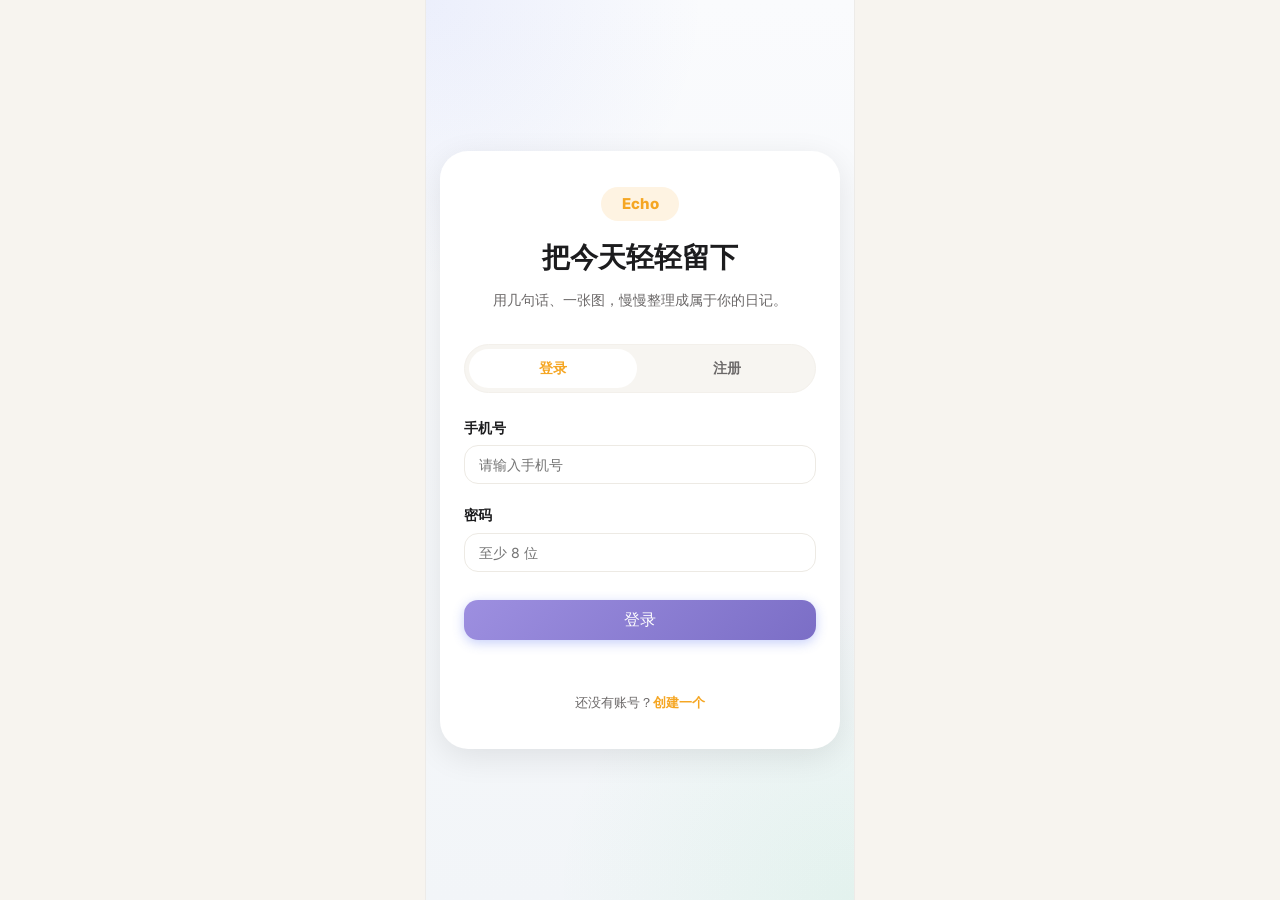
<file: frontend/index.html>
<!DOCTYPE html>
<html lang="zh-CN">

<head>
    <meta charset="UTF-8">
    <meta name="viewport" content="width=device-width, initial-scale=1.0, viewport-fit=cover">
    <title>回忆 — Echo</title>
    <meta name="description" content="Echo 今日总结与历史记录">
    <link rel="preconnect" href="https://fonts.googleapis.com">
    <link href="https://fonts.googleapis.com/css2?family=Inter:wght@400;500;600;700;800&display=swap" rel="stylesheet">
    <link rel="stylesheet" href="css/style.css">
</head>

<body class="mobile-page">
    <div class="mobile-stage">

        <!-- 顶栏 -->
        <header class="app-header">
            <div class="app-header-logo">Echo</div>
            <div class="app-header-actions">
                <button class="btn btn-ghost btn-sm" id="refreshBtn" onclick="refreshAll()"
                    style="font-size:18px;padding:4px 8px">↺</button>
                <button class="btn btn-ghost btn-sm" onclick="logout()">退出</button>
            </div>
        </header>

        <div class="has-bottom-nav" style="overflow-y:auto">

            <section class="memory-hero">
                <div class="memory-hero-copy">
                    <div class="memory-hero-kicker" id="todayDateLabel">Memories</div>
                    <h1>回忆</h1>
                    <p>重新读回某一天，听见当时的自己。</p>
                </div>
                <div class="memory-sun" aria-hidden="true"></div>
            </section>

            <section class="memory-section memory-search-section">
                <div class="memory-section-head">
                    <div>
                        <div class="memory-section-title">找一段记忆</div>
                        <div class="memory-section-sub">可以搜索一句话、一个人、一件小事。</div>
                    </div>
                </div>
                <div class="memory-search">
                    <input type="search" id="memorySearchInput" placeholder="搜索一句话、一个人、一件小事……"
                        oninput="handleMemorySearchInput()" onkeydown="if(event.key==='Enter') applyMemorySearch()">
                    <button class="btn btn-primary btn-sm" onclick="applyMemorySearch()">搜索</button>
                    <button class="btn btn-secondary btn-sm memory-clear-btn" id="memorySearchClearBtn"
                        onclick="clearMemorySearch()" style="display:none">清除</button>
                </div>
                <div class="memory-search-hint" id="memorySearchStatus">回忆页只读回日记和照片；地点、消费、情绪趋势放在寻迹里。</div>
            </section>

            <section class="memory-section">
                <div class="memory-section-head">
                    <div>
                        <div class="memory-section-title">最近一篇日记</div>
                        <div class="memory-section-sub">最近留下的自己</div>
                    </div>
                    <span class="section-row-action" onclick="location.href='today.html'">去记录 →</span>
                </div>
                <div id="latestDiaryContainer">
                    <div class="status-box" style="padding:24px 0">
                        <div class="loading-spinner"></div>
                        <div class="text" style="margin-top:10px;font-size:13px">翻开最近的日记...</div>
                    </div>
                </div>
            </section>

            <section class="memory-section">
                <div class="memory-section-head">
                    <div>
                        <div class="memory-section-title">记忆摘录</div>
                        <div class="memory-section-sub">那些一句话就能想起的时刻。</div>
                    </div>
                    <span class="section-row-action" onclick="shuffleQuotes()">换一批</span>
                </div>
                <div id="quoteStreamContainer"></div>
            </section>

            <section class="memory-section">
                <div class="memory-section-head">
                    <div>
                        <div class="memory-section-title">照片回忆</div>
                        <div class="memory-section-sub">有些记忆不是写下来的，是被拍下来的。</div>
                    </div>
                </div>
                <div class="memory-photo-subsection" id="photoTodayRow">
                    <div class="memory-photo-subtitle">照片里的今天</div>
                    <div id="photoTodayContainer"></div>
                </div>
                <div class="memory-photo-subsection" id="photoStreamRow">
                    <div class="memory-photo-subtitle">记忆相片</div>
                    <div id="photoStreamContainer"></div>
                </div>
            </section>

            <section class="memory-section">
                <div class="memory-section-head">
                    <div>
                        <div class="memory-section-title">日记时间流</div>
                        <div class="memory-section-sub">按时间慢慢翻回去。</div>
                    </div>
                </div>
                <div id="diaryTimelineContainer">
                    <div class="status-box" style="padding:28px 0">
                        <div class="loading-spinner"></div>
                        <div class="text" style="margin-top:10px;font-size:13px">整理日记中...</div>
                    </div>
                </div>
            </section>
        </div>

        <!-- 底部导航 -->
        <nav class="app-bottom-nav">
            <a class="app-nav-item" href="today.html">
                <span class="app-nav-icon">✍️</span>
                <span class="app-nav-label">今日</span>
            </a>
            <a class="app-nav-item active" href="index.html">
                <span class="app-nav-icon">📖</span>
                <span class="app-nav-label">回忆</span>
            </a>
            <a class="app-nav-item" href="trace.html">
                <span class="app-nav-icon">🔍</span>
                <span class="app-nav-label">寻迹</span>
            </a>
            <a class="app-nav-item" href="profile.html">
                <span class="app-nav-icon">👤</span>
                <span class="app-nav-label">我</span>
            </a>
        </nav>

    </div>

    <script src="js/api.js"></script>
    <script src="js/records.js"></script>
    <script>
        if (!requireAuth()) { /* 跳登录 */ }
        else {
            initDateLabel();
            // 并行发起所有初始化请求，显著提升首屏加载速度
            Promise.all([
                init(),
                loadGreeting()
            ]).catch(console.error);
        }

        async function loadGreeting() {
            try {
                const user = await apiFetch('/users/me');
            } catch (e) { /* 静默失败 */ }
        }
    </script>
</body>

</html>
</file>
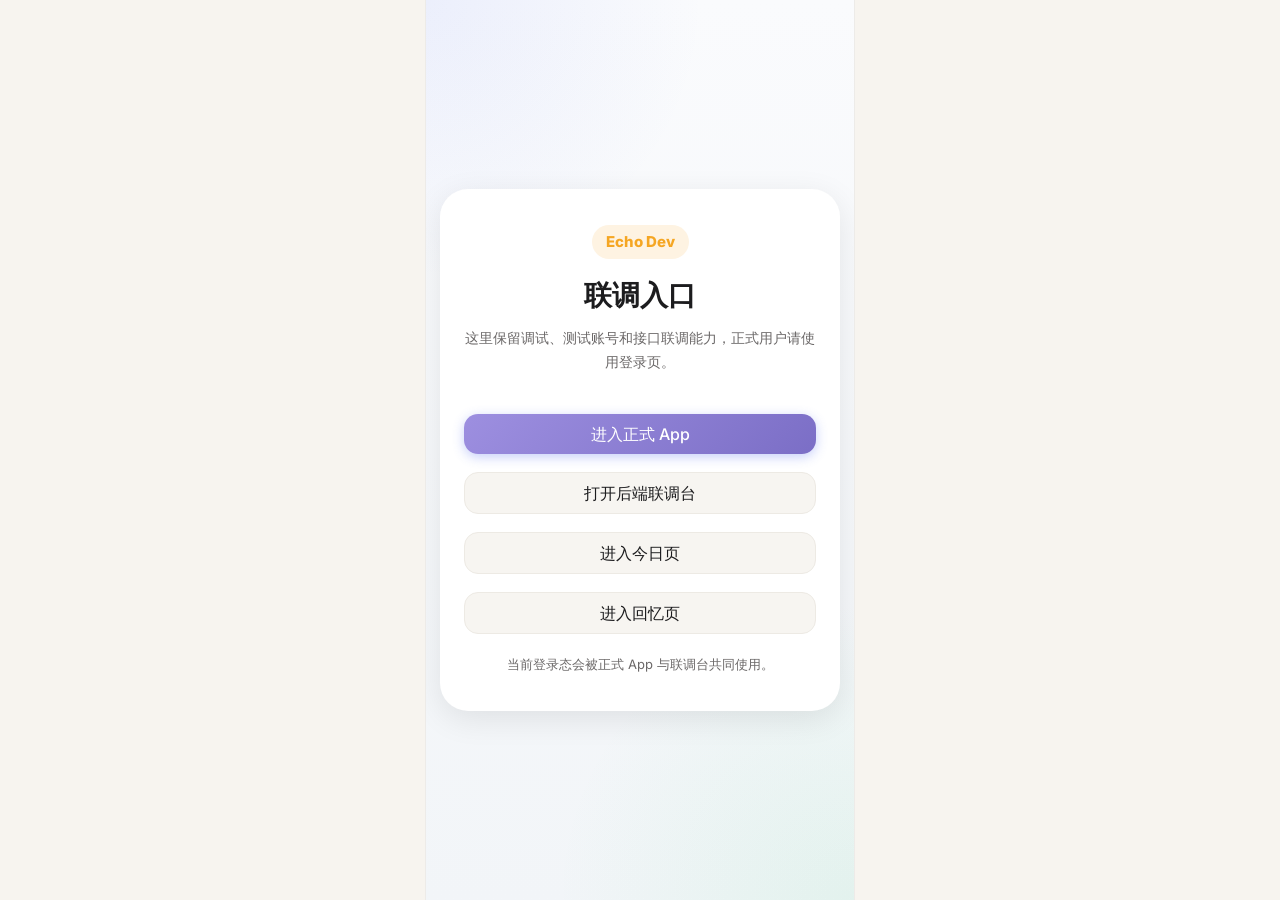
<file: frontend/debug.html>
<!DOCTYPE html>
<html lang="zh-CN">

<head>
    <meta charset="UTF-8">
    <meta name="viewport" content="width=device-width, initial-scale=1.0, viewport-fit=cover">
    <title>Echo — 联调入口</title>
    <meta name="description" content="Echo 开发联调入口">
    <link rel="stylesheet" href="css/style.css">
</head>

<body class="mobile-page mobile-page--login">
    <div class="mobile-stage">
        <main class="login-page">
            <section class="login-card debug-card">
                <div class="login-brand">
                    <div class="login-mark">Echo Dev</div>
                    <h1 class="login-title">联调入口</h1>
                    <p class="login-subtitle">这里保留调试、测试账号和接口联调能力，正式用户请使用登录页。</p>
                </div>

                <div class="debug-actions">
                    <a class="btn btn-primary login-btn" href="login.html">进入正式 App</a>
                    <a class="btn btn-secondary login-btn" href="test-console.html">打开后端联调台</a>
                    <a class="btn btn-secondary login-btn" href="today.html">进入今日页</a>
                    <a class="btn btn-secondary login-btn" href="index.html">进入回忆页</a>
                </div>

                <div class="login-footer">
                    当前登录态会被正式 App 与联调台共同使用。
                </div>
            </section>
        </main>
    </div>

    <script src="js/api.js"></script>
</body>

</html>
</file>
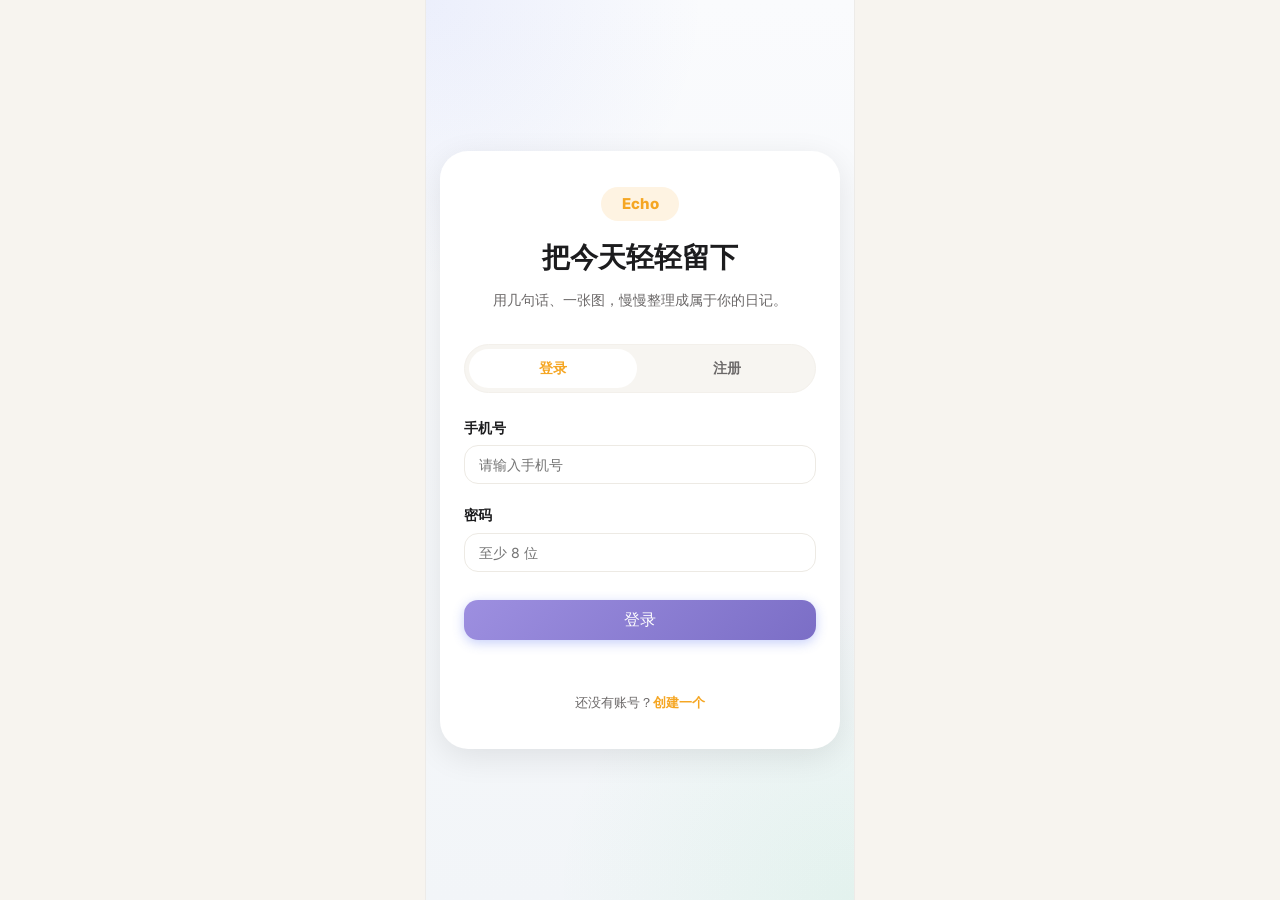
<file: frontend/detail.html>
<!DOCTYPE html>
<html lang="zh-CN">

<head>
    <meta charset="UTF-8">
    <meta name="viewport" content="width=device-width, initial-scale=1.0">
    <title>回响 Echo — 历史详情</title>
    <meta name="description" content="回响 Echo 历史详情页">
    <link rel="stylesheet" href="css/style.css">
</head>

<body class="mobile-page mobile-page--detail">
    <div class="mobile-stage">
        <!-- 导航栏 -->
        <nav class="navbar">
            <div class="navbar-brand">
                <a href="index.html" style="color:inherit;text-decoration:none">← 返回记录主页</a>
            </div>
            <div class="navbar-actions">
                <span id="navDate" style="font-weight:600;color:var(--text-secondary)"></span>
            </div>
        </nav>

        <div class="container">
            <!-- 主内容区 -->
            <div id="detailContent">
                <div class="status-box">
                    <div class="loading-spinner"></div>
                    <div class="text" style="margin-top:12px">加载中...</div>
                </div>
            </div>

            <!-- 轻量编辑区（数据加载成功后由 JS 显示） -->
            <div id="editPanel" class="card edit-panel" style="display:none">
                <div class="edit-panel-header">
                    <div class="edit-panel-title">✏️ 编辑记录</div>
                </div>

                <!-- 备注 -->
                <div class="edit-group">
                    <label for="edit-note">备注</label>
                    <textarea id="edit-note" rows="3" placeholder="添加或修改备注..."></textarea>
                </div>

                <!-- 关键词 -->
                <div class="edit-group">
                    <label for="edit-keywords">关键词 <span class="hint">英文逗号分隔，保存时整体替换</span></label>
                    <input type="text" id="edit-keywords" placeholder="工作, 疲惫, 放松">
                </div>

                <!-- 已有灵感 -->
                <div class="edit-group">
                    <label>当前灵感 <span class="hint">点击 × 标记删除，保存时生效</span></label>
                    <div class="edit-tags-row" id="edit-tags-current"></div>
                </div>

                <!-- 新增灵感 -->
                <div class="edit-group">
                    <label for="edit-tags-add">新增灵感 <span class="hint">英文逗号分隔，与现有灵感重复的会被忽略</span></label>
                    <input type="text" id="edit-tags-add" placeholder="在这里写下你的新想法...">
                </div>

                <!-- 操作按钮 -->
                <div class="edit-actions">
                    <button class="btn btn-primary" onclick="saveEdits()">保存修改</button>
                    <button class="btn btn-secondary" onclick="resetEdits()">重置</button>
                    <span id="edit-status" class="edit-status"></span>
                </div>
            </div>
        </div>
    </div>

    <script src="js/api.js"></script>
    <script src="js/detail.js"></script>
    <script>
        if (!requireAuth()) { /* 跳登录页 */ }
        else { initDetail(); }
    </script>
</body>

</html>
</file>
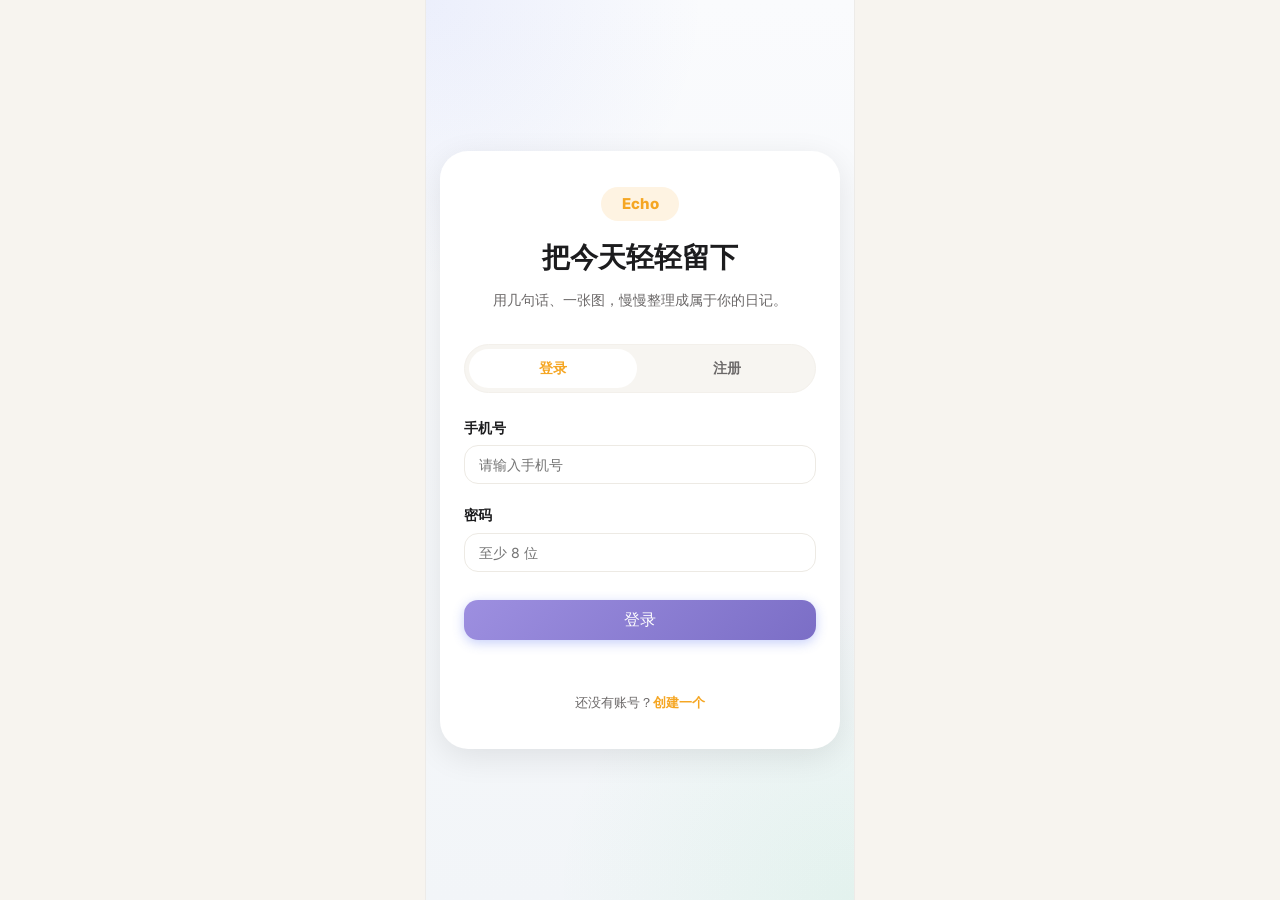
<file: frontend/hope.html>
<!DOCTYPE html>
<html lang="zh-CN">

<head>
    <meta charset="UTF-8">
    <meta name="viewport" content="width=device-width, initial-scale=1.0, viewport-fit=cover">
    <title>希冀 — Echo</title>
    <meta name="description" content="Echo 打卡与目标管理">
    <link rel="preconnect" href="https://fonts.googleapis.com">
    <link href="https://fonts.googleapis.com/css2?family=Inter:wght@400;500;600;700;800&display=swap" rel="stylesheet">
    <link rel="stylesheet" href="css/style.css">
</head>

<body class="mobile-page">
    <div class="mobile-stage">

        <header class="app-header">
            <div class="app-header-logo">Echo</div>
            <div class="app-header-actions">
                <button class="btn btn-ghost btn-sm" onclick="logout()">退出</button>
            </div>
        </header>

        <div class="has-bottom-nav" style="overflow-y:auto">

            <!-- 问候 -->
            <div class="greeting-header">
                <div class="greeting-text">
                    <div class="greeting-sub" id="todayDateLabel">Hope & Goals</div>
                    <div class="greeting-name">希冀 🌱</div>
                </div>
                <div class="greeting-avatar" style="font-size:24px">🎯</div>
            </div>

            <!-- Hero Banner -->
            <div class="journal-banner" style="margin-top:16px;min-height:120px">
                <div class="journal-banner-bg"></div>
                <div class="journal-banner-deco"></div>
                <div class="journal-banner-deco2"></div>
                <div class="journal-banner-content">
                    <div class="journal-banner-tag">每日打卡</div>
                    <div class="journal-banner-title">让每一天<br>都靠近更好的自己</div>
                    <div class="journal-banner-sub">微小的坚持，带来巨大的改变</div>
                </div>
            </div>

            <!-- 连续打卡 Streak -->
            <div class="section-row" style="padding-bottom:0">
                <div class="section-row-title">🔥 连续打卡</div>
                <span class="streak-badge" style="font-size:13px;padding:6px 14px">
                    已连续 <strong id="streakCount">…</strong> 天
                </span>
            </div>

            <!-- 7日日历（真实数据） -->
            <div style="padding:8px 16px 16px">
                <div style="background:#fff;border-radius:var(--radius-lg);padding:14px 16px;
                        border:1px solid var(--border);box-shadow:var(--shadow)">
                    <div style="display:flex;justify-content:space-between" id="streakDays">
                        <div style="color:var(--text-muted);font-size:13px;text-align:center;width:100%">加载中...</div>
                    </div>
                </div>
            </div>

            <!-- 打卡习惯 -->
            <div class="section-row" style="padding-top:4px">
                <div class="section-row-title">✅ 我的打卡</div>
                <span class="section-row-action" onclick="showToast('✨ 管理打卡功能即将上线')">管理</span>
            </div>

            <div class="habit-card" onclick="toggleHabit(this, 0)">
                <div class="habit-ring-wrap">
                    <svg class="habit-ring-svg" viewBox="0 0 56 56">
                        <circle class="habit-ring-track" cx="28" cy="28" r="23" />
                        <circle class="habit-ring-fill" cx="28" cy="28" r="23" stroke="url(#hw0)"
                            stroke-dasharray="144.51" stroke-dashoffset="43.35" />
                        <defs>
                            <linearGradient id="hw0" x1="0%" y1="0%" x2="100%" y2="100%">
                                <stop offset="0%" stop-color="#F5A623" />
                                <stop offset="100%" stop-color="#F4836A" />
                            </linearGradient>
                        </defs>
                    </svg>
                    <div class="habit-ring-label">70%</div>
                </div>
                <div class="habit-info">
                    <div class="habit-name">🌅 早起</div>
                    <div class="habit-meta">目标 6:30 · 本周 5/7 天</div>
                </div>
                <button class="habit-check-btn done" id="habit-btn-0">✓</button>
            </div>

            <div class="habit-card" onclick="toggleHabit(this, 1)">
                <div class="habit-ring-wrap">
                    <svg class="habit-ring-svg" viewBox="0 0 56 56">
                        <circle class="habit-ring-track" cx="28" cy="28" r="23" />
                        <circle class="habit-ring-fill" cx="28" cy="28" r="23" stroke="url(#hw1)"
                            stroke-dasharray="144.51" stroke-dashoffset="57.80" />
                        <defs>
                            <linearGradient id="hw1" x1="0%" y1="0%" x2="100%" y2="100%">
                                <stop offset="0%" stop-color="#9D8FE0" />
                                <stop offset="100%" stop-color="#7B6EC6" />
                            </linearGradient>
                        </defs>
                    </svg>
                    <div class="habit-ring-label">60%</div>
                </div>
                <div class="habit-info">
                    <div class="habit-name">🧘 冥想</div>
                    <div class="habit-meta">每天 10 分钟 · 本周 4/7 天</div>
                </div>
                <button class="habit-check-btn" id="habit-btn-1">○</button>
            </div>

            <div class="habit-card" onclick="toggleHabit(this, 2)">
                <div class="habit-ring-wrap">
                    <svg class="habit-ring-svg" viewBox="0 0 56 56">
                        <circle class="habit-ring-track" cx="28" cy="28" r="23" />
                        <circle class="habit-ring-fill" cx="28" cy="28" r="23" stroke="url(#hw2)"
                            stroke-dasharray="144.51" stroke-dashoffset="96.34" />
                        <defs>
                            <linearGradient id="hw2" x1="0%" y1="0%" x2="100%" y2="100%">
                                <stop offset="0%" stop-color="#56C8A0" />
                                <stop offset="100%" stop-color="#4CAF7D" />
                            </linearGradient>
                        </defs>
                    </svg>
                    <div class="habit-ring-label">33%</div>
                </div>
                <div class="habit-info">
                    <div class="habit-name">🏃 跑步</div>
                    <div class="habit-meta">每周 3 次 · 本周 1/3 次</div>
                </div>
                <button class="habit-check-btn" id="habit-btn-2">○</button>
            </div>

            <button class="add-item-btn" onclick="showToast('✨ 新增打卡习惯即将上线')">＋ 新增打卡习惯</button>

            <!-- 长期目标 -->
            <div class="section-row" style="padding-top:8px">
                <div class="section-row-title">🎯 我的目标</div>
                <span class="section-row-action" onclick="showToast('✨ 管理目标即将上线')">管理</span>
            </div>

            <div class="goal-card">
                <div class="goal-header">
                    <div class="goal-icon" style="background:#FEF0E2">📚</div>
                    <div class="goal-pct" style="color:#F5A623">60%</div>
                </div>
                <div class="goal-name">读完《心流》</div>
                <div class="goal-progress-track">
                    <div class="goal-progress-fill" style="width:60%;background:var(--grad-warm)"></div>
                </div>
                <div class="goal-deadline">📅 目标完成日：2026-05-31</div>
            </div>

            <div class="goal-card">
                <div class="goal-header">
                    <div class="goal-icon" style="background:#EDE8FD">🏃</div>
                    <div class="goal-pct" style="color:#9D8FE0">35%</div>
                </div>
                <div class="goal-name">全年跑步 365 公里</div>
                <div class="goal-progress-track">
                    <div class="goal-progress-fill" style="width:35%;background:var(--grad-purple)"></div>
                </div>
                <div class="goal-deadline">📅 目标完成日：2026-12-31 · 已跑 127 km</div>
            </div>

            <div class="goal-card">
                <div class="goal-header">
                    <div class="goal-icon" style="background:#E2F4EC">⭐</div>
                    <div class="goal-pct" style="color:#4CAF7D">45%</div>
                </div>
                <div class="goal-name">完成 Python 进阶课程</div>
                <div class="goal-progress-track">
                    <div class="goal-progress-fill" style="width:45%;background:var(--grad-nature)"></div>
                </div>
                <div class="goal-deadline">📅 目标完成日：2026-06-30 · 已完成 9/20 课时</div>
            </div>

            <button class="add-item-btn" onclick="showToast('✨ 添加长期目标即将上线')" style="margin-bottom:24px">
                ＋ 添加长期目标
            </button>

        </div>

        <!-- 底部导航 -->
        <nav class="app-bottom-nav">
            <a class="app-nav-item" href="today.html">
                <span class="app-nav-icon">✍️</span>
                <span class="app-nav-label">今日</span>
            </a>
            <a class="app-nav-item" href="index.html">
                <span class="app-nav-icon">📖</span>
                <span class="app-nav-label">回忆</span>
            </a>
            <a class="app-nav-item active" href="hope.html">
                <span class="app-nav-icon">🌱</span>
                <span class="app-nav-label">希冀</span>
            </a>
            <a class="app-nav-item" href="profile.html">
                <span class="app-nav-icon">👤</span>
                <span class="app-nav-label">我</span>
            </a>
        </nav>

    </div>

    <div id="toastEl" style="display:none;position:fixed;bottom:90px;left:50%;
    transform:translateX(-50%);background:rgba(28,28,30,0.88);color:#fff;
    padding:10px 22px;border-radius:999px;font-size:13px;font-weight:600;
    z-index:9999;white-space:nowrap;backdrop-filter:blur(12px)"></div>

    <script src="js/api.js"></script>
    <script>
        if (!requireAuth()) { /* 跳登录 */ }
        else { initDateLabel(); loadHopePage(); }

        async function loadHopePage() {
            const now = new Date();
            const [statsRes, calRes] = await Promise.allSettled([
                apiFetch('/users/stats'),
                apiFetch(`/history/calendar?year=${now.getFullYear()}&month=${now.getMonth() + 1}`)
            ]);

            // 更新 streak 数字
            if (statsRes.status === 'fulfilled') {
                document.getElementById('streakCount').textContent = statsRes.value.current_streak ?? 0;
            }

            // 构建本周7日打卡日历（真实数据）
            const recordDates = new Set();
            if (calRes.status === 'fulfilled') {
                (calRes.value.days || []).forEach(d => recordDates.add(d.record_date));
            }
            buildStreakCalendar(recordDates);
        }

        function buildStreakCalendar(recordDates) {
            const container = document.getElementById('streakDays');
            container.innerHTML = '';
            const labels = ['一', '二', '三', '四', '五', '六', '日'];
            const today = new Date();
            const todayStr = today.toISOString().slice(0, 10);
            // 本周一作为起点
            const dayOfWeek = today.getDay() === 0 ? 7 : today.getDay(); // 1=Mon ... 7=Sun
            for (let i = 0; i < 7; i++) {
                const d = new Date(today);
                d.setDate(today.getDate() - dayOfWeek + 1 + i);
                const dateStr = d.toISOString().slice(0, 10);
                const isDone = recordDates.has(dateStr);
                const isToday = dateStr === todayStr;

                const div = document.createElement('div');
                div.style.cssText = 'display:flex;flex-direction:column;align-items:center;gap:5px;flex:1';

                const labelEl = document.createElement('span');
                labelEl.style.cssText = 'font-size:11px;font-weight:600;color:var(--text-muted)';
                labelEl.textContent = labels[i];

                const numEl = document.createElement('div');
                numEl.style.cssText = 'width:32px;height:32px;border-radius:50%;display:flex;align-items:center;justify-content:center;font-size:13px;font-weight:700;transition:all 0.2s';

                if (isDone) {
                    numEl.style.background = 'var(--grad-warm)';
                    numEl.style.color = '#fff';
                    numEl.style.boxShadow = '0 3px 10px rgba(245,166,35,0.35)';
                    numEl.textContent = '✓';
                } else if (isToday) {
                    numEl.style.border = '2px solid var(--accent)';
                    numEl.style.color = 'var(--accent)';
                    numEl.textContent = d.getDate();
                } else {
                    numEl.style.background = 'var(--bg-secondary)';
                    numEl.style.color = 'var(--text-muted)';
                    numEl.textContent = d.getDate();
                }

                div.appendChild(labelEl);
                div.appendChild(numEl);
                container.appendChild(div);
            }
        }

        const habitDone = [true, false, false];
        function toggleHabit(card, idx) {
            habitDone[idx] = !habitDone[idx];
            const btn = document.getElementById(`habit-btn-${idx}`);
            if (habitDone[idx]) {
                btn.className = 'habit-check-btn done';
                btn.textContent = '✓';
                btn.style.transform = 'scale(1.3)';
                setTimeout(() => btn.style.transform = '', 300);
            } else {
                btn.className = 'habit-check-btn';
                btn.textContent = '○';
            }
        }

        function showToast(msg) {
            const t = document.getElementById('toastEl');
            t.textContent = msg;
            t.style.display = 'block';
            clearTimeout(t._timer);
            t._timer = setTimeout(() => t.style.display = 'none', 2200);
        }
    </script>
</body>

</html>
</file>
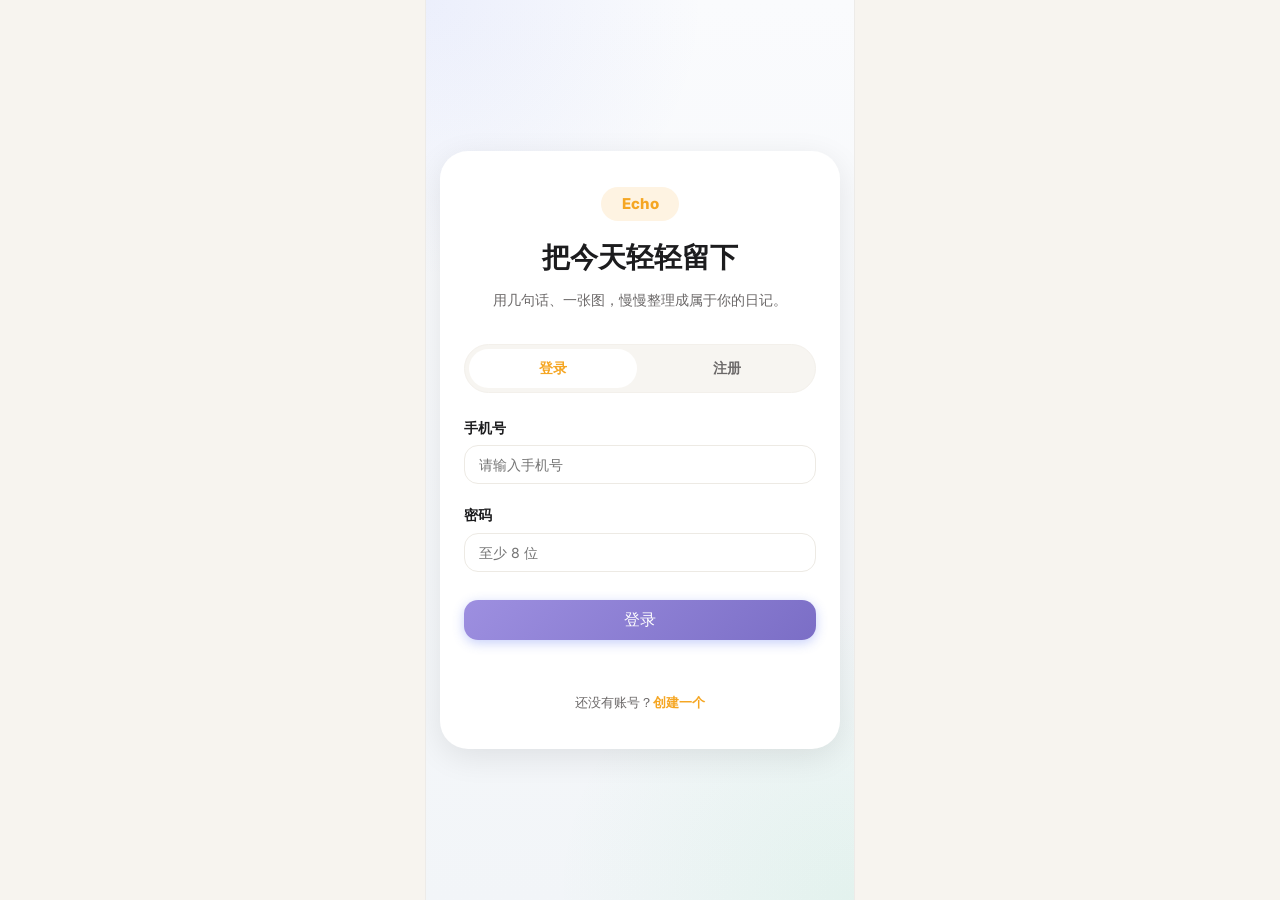
<file: frontend/login.html>
<!DOCTYPE html>
<html lang="zh-CN">

<head>
    <meta charset="UTF-8">
    <meta name="viewport" content="width=device-width, initial-scale=1.0, viewport-fit=cover">
    <title>Echo — 登录</title>
    <meta name="description" content="Echo AI 日记登录与注册">
    <link rel="stylesheet" href="css/style.css">
</head>

<body class="mobile-page mobile-page--login">
    <div class="mobile-stage">
        <main class="login-page">
            <section class="login-card">
                <div class="login-brand">
                    <div class="login-mark">Echo</div>
                    <h1 class="login-title">把今天轻轻留下</h1>
                    <p class="login-subtitle">用几句话、一张图，慢慢整理成属于你的日记。</p>
                </div>

                <div class="auth-tabs" role="tablist" aria-label="登录或注册">
                    <button class="auth-tab active" id="loginTab" type="button" onclick="switchAuthMode('login')">登录</button>
                    <button class="auth-tab" id="registerTab" type="button" onclick="switchAuthMode('register')">注册</button>
                </div>

                <form id="authForm" onsubmit="return handleAuthSubmit(event)">
                    <div class="form-group">
                        <label for="phone">手机号</label>
                        <input type="tel" id="phone" placeholder="请输入手机号" required autocomplete="tel">
                    </div>

                    <div class="form-group auth-register-only" id="nicknameGroup" style="display:none">
                        <label for="nickname">昵称</label>
                        <input type="text" id="nickname" placeholder="想让 Echo 怎么称呼你" autocomplete="nickname" maxlength="50">
                    </div>

                    <div class="form-group">
                        <label for="password">密码</label>
                        <input type="password" id="password" placeholder="至少 8 位" required autocomplete="current-password" minlength="8">
                    </div>

                    <button type="submit" class="btn btn-primary login-btn" id="authSubmitBtn">登录</button>
                    <div class="login-error" id="loginError" role="alert"></div>
                </form>

                <div class="login-footer" id="authFooter">
                    还没有账号？<button type="button" class="text-link" onclick="switchAuthMode('register')">创建一个</button>
                </div>
            </section>
        </main>
    </div>

    <script src="js/api.js"></script>
    <script>
        let authMode = 'login';

        if (getToken()) {
            window.location.href = 'today.html';
        }

        function switchAuthMode(mode) {
            authMode = mode === 'register' ? 'register' : 'login';
            const isRegister = authMode === 'register';
            document.getElementById('loginTab').classList.toggle('active', !isRegister);
            document.getElementById('registerTab').classList.toggle('active', isRegister);
            document.getElementById('nicknameGroup').style.display = isRegister ? '' : 'none';
            document.getElementById('authSubmitBtn').textContent = isRegister ? '注册并进入' : '登录';
            document.getElementById('password').autocomplete = isRegister ? 'new-password' : 'current-password';
            document.getElementById('loginError').textContent = '';
            document.getElementById('authFooter').innerHTML = isRegister
                ? `已有账号？<button type="button" class="text-link" onclick="switchAuthMode('login')">去登录</button>`
                : `还没有账号？<button type="button" class="text-link" onclick="switchAuthMode('register')">创建一个</button>`;
        }

        async function handleAuthSubmit(e) {
            e.preventDefault();
            const phone = document.getElementById('phone').value.trim();
            const nickname = document.getElementById('nickname').value.trim();
            const password = document.getElementById('password').value;
            const errorEl = document.getElementById('loginError');
            const btn = document.getElementById('authSubmitBtn');

            errorEl.textContent = '';
            btn.disabled = true;
            btn.textContent = authMode === 'register' ? '注册中...' : '登录中...';

            try {
                if (authMode === 'register') {
                    await apiRegister(phone, password, nickname);
                }
                const data = await apiLogin(phone, password);
                setToken(data.access_token);
                window.location.href = 'today.html';
            } catch (err) {
                errorEl.textContent = err.message || (authMode === 'register' ? '注册失败，请稍后重试' : '登录失败，请检查手机号和密码');
            } finally {
                btn.disabled = false;
                btn.textContent = authMode === 'register' ? '注册并进入' : '登录';
            }
        }
    </script>
</body>

</html>
</file>
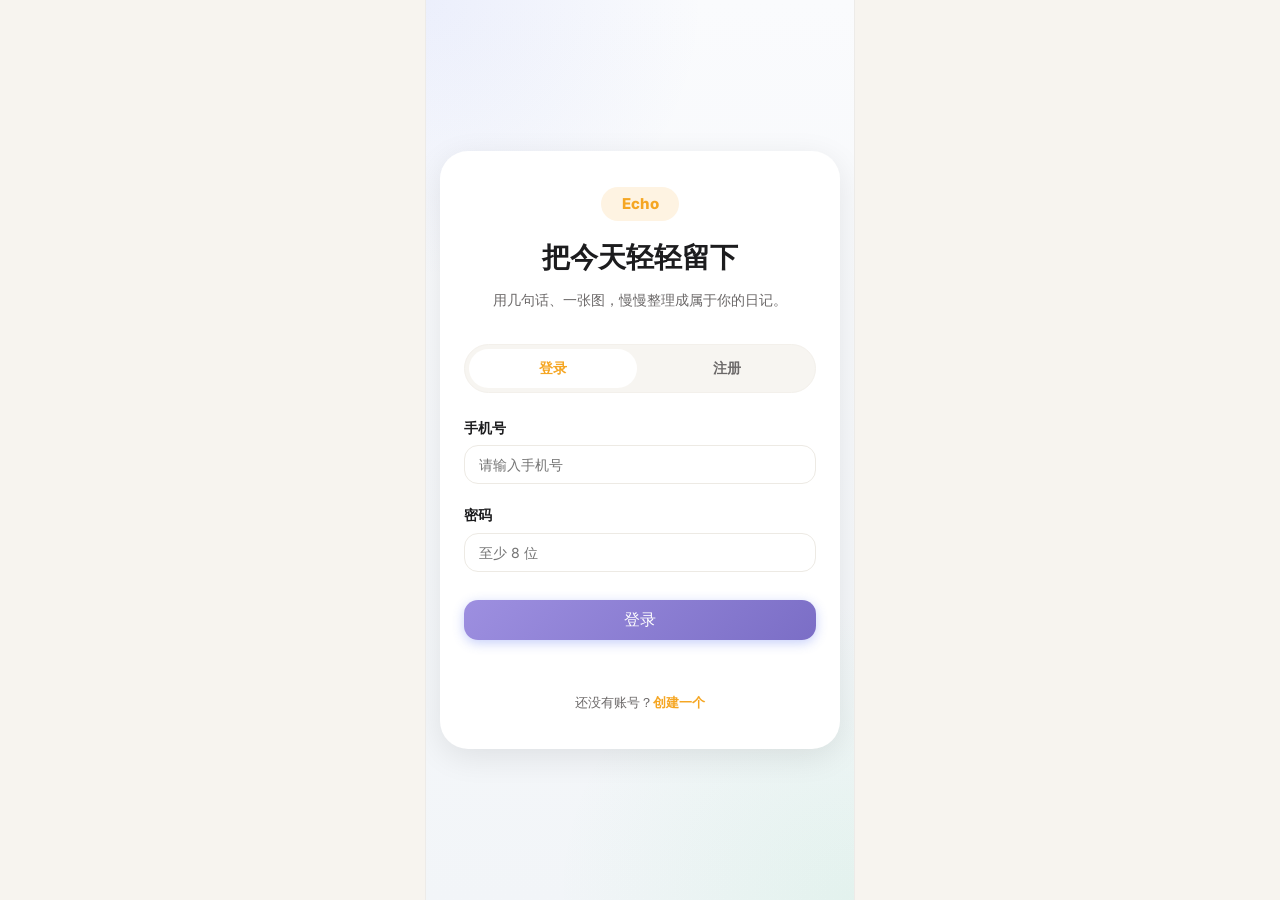
<file: frontend/search.html>
<!DOCTYPE html>
<html lang="zh-CN">

<head>
    <meta charset="UTF-8">
    <meta name="viewport" content="width=device-width, initial-scale=1.0, viewport-fit=cover">
    <title>搜索记忆 — Echo</title>
    <meta name="description" content="Echo 回忆搜索结果">
    <link rel="preconnect" href="https://fonts.googleapis.com">
    <link href="https://fonts.googleapis.com/css2?family=Inter:wght@400;500;600;700;800&display=swap" rel="stylesheet">
    <link rel="stylesheet" href="css/style.css">
</head>

<body class="mobile-page">
    <div class="mobile-stage">

        <header class="app-header">
            <div class="app-header-logo">Echo</div>
            <div class="app-header-actions">
                <button class="btn btn-ghost btn-sm" onclick="location.href='index.html'">回忆</button>
                <button class="btn btn-ghost btn-sm" onclick="logout()">退出</button>
            </div>
        </header>

        <div class="has-bottom-nav" style="overflow-y:auto">
            <section class="search-hero">
                <button class="search-back" onclick="location.href='index.html'">← 返回回忆</button>
                <div class="search-hero-kicker">Search Memories</div>
                <h1>搜索记忆</h1>
                <p id="searchHeroDesc">把一句话、一个人、一件小事重新翻出来。</p>
            </section>

            <section class="memory-section memory-search-section search-page-box">
                <div class="memory-search">
                    <input type="search" id="searchPageInput" placeholder="搜索一句话、一个人、一件小事……"
                        onkeydown="if(event.key==='Enter') submitMemorySearchPage()">
                    <button class="btn btn-primary btn-sm" onclick="submitMemorySearchPage()">搜索</button>
                </div>
                <div class="memory-search-hint" id="searchPageStatus">准备搜索...</div>
            </section>

            <section class="memory-section">
                <div class="memory-section-head">
                    <div>
                        <div class="memory-section-title">相关日记</div>
                        <div class="memory-section-sub">搜索日记正文、摘要、关键词、备注和当天线索。</div>
                    </div>
                </div>
                <div id="searchResultContainer">
                    <div class="status-box" style="padding:28px 0">
                        <div class="loading-spinner"></div>
                        <div class="text" style="margin-top:10px;font-size:13px">正在翻找记忆...</div>
                    </div>
                </div>
            </section>
        </div>

        <nav class="app-bottom-nav">
            <a class="app-nav-item" href="today.html">
                <span class="app-nav-icon">✍️</span>
                <span class="app-nav-label">今日</span>
            </a>
            <a class="app-nav-item active" href="index.html">
                <span class="app-nav-icon">📖</span>
                <span class="app-nav-label">回忆</span>
            </a>
            <a class="app-nav-item" href="trace.html">
                <span class="app-nav-icon">🔍</span>
                <span class="app-nav-label">寻迹</span>
            </a>
            <a class="app-nav-item" href="profile.html">
                <span class="app-nav-icon">👤</span>
                <span class="app-nav-label">我</span>
            </a>
        </nav>

    </div>

    <script src="js/api.js"></script>
    <script src="js/search.js"></script>
    <script>
        if (!requireAuth()) { /* 跳登录 */ }
        else { initMemorySearchPage(); }
    </script>
</body>

</html>
</file>
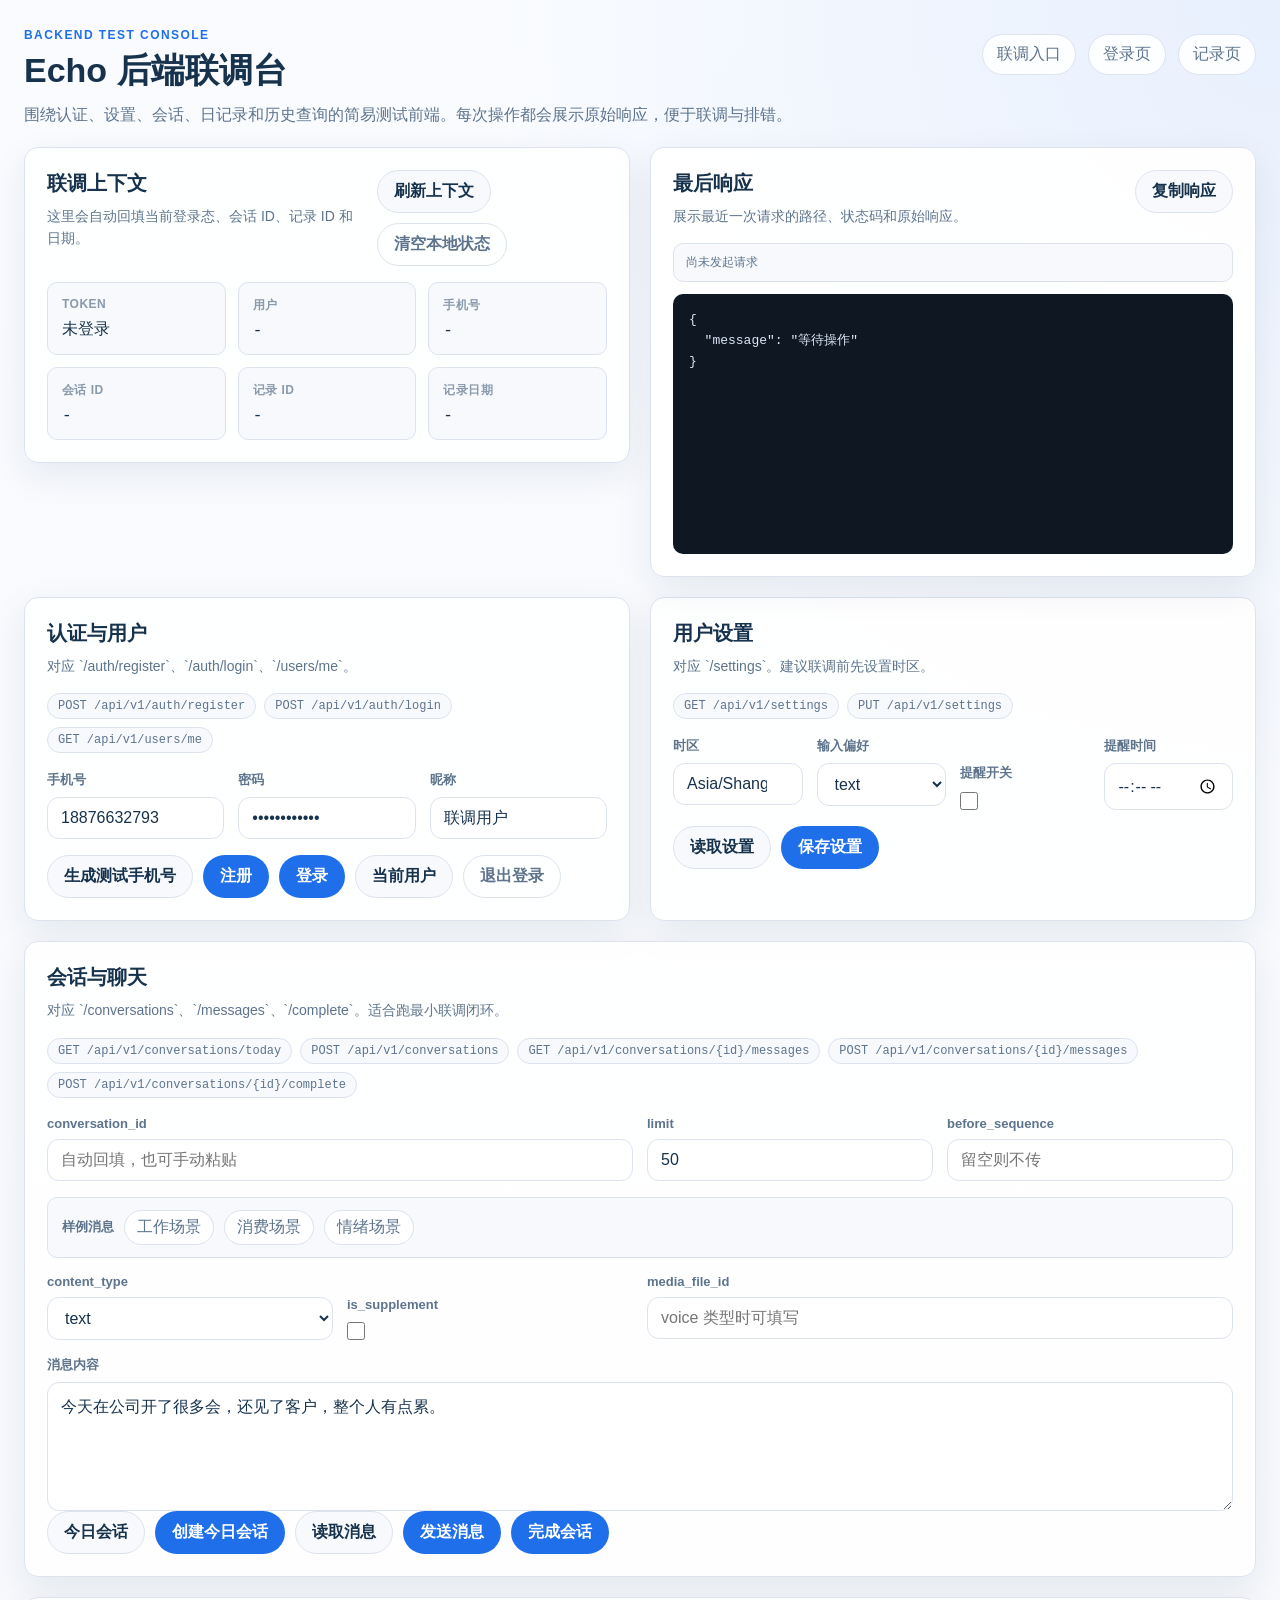
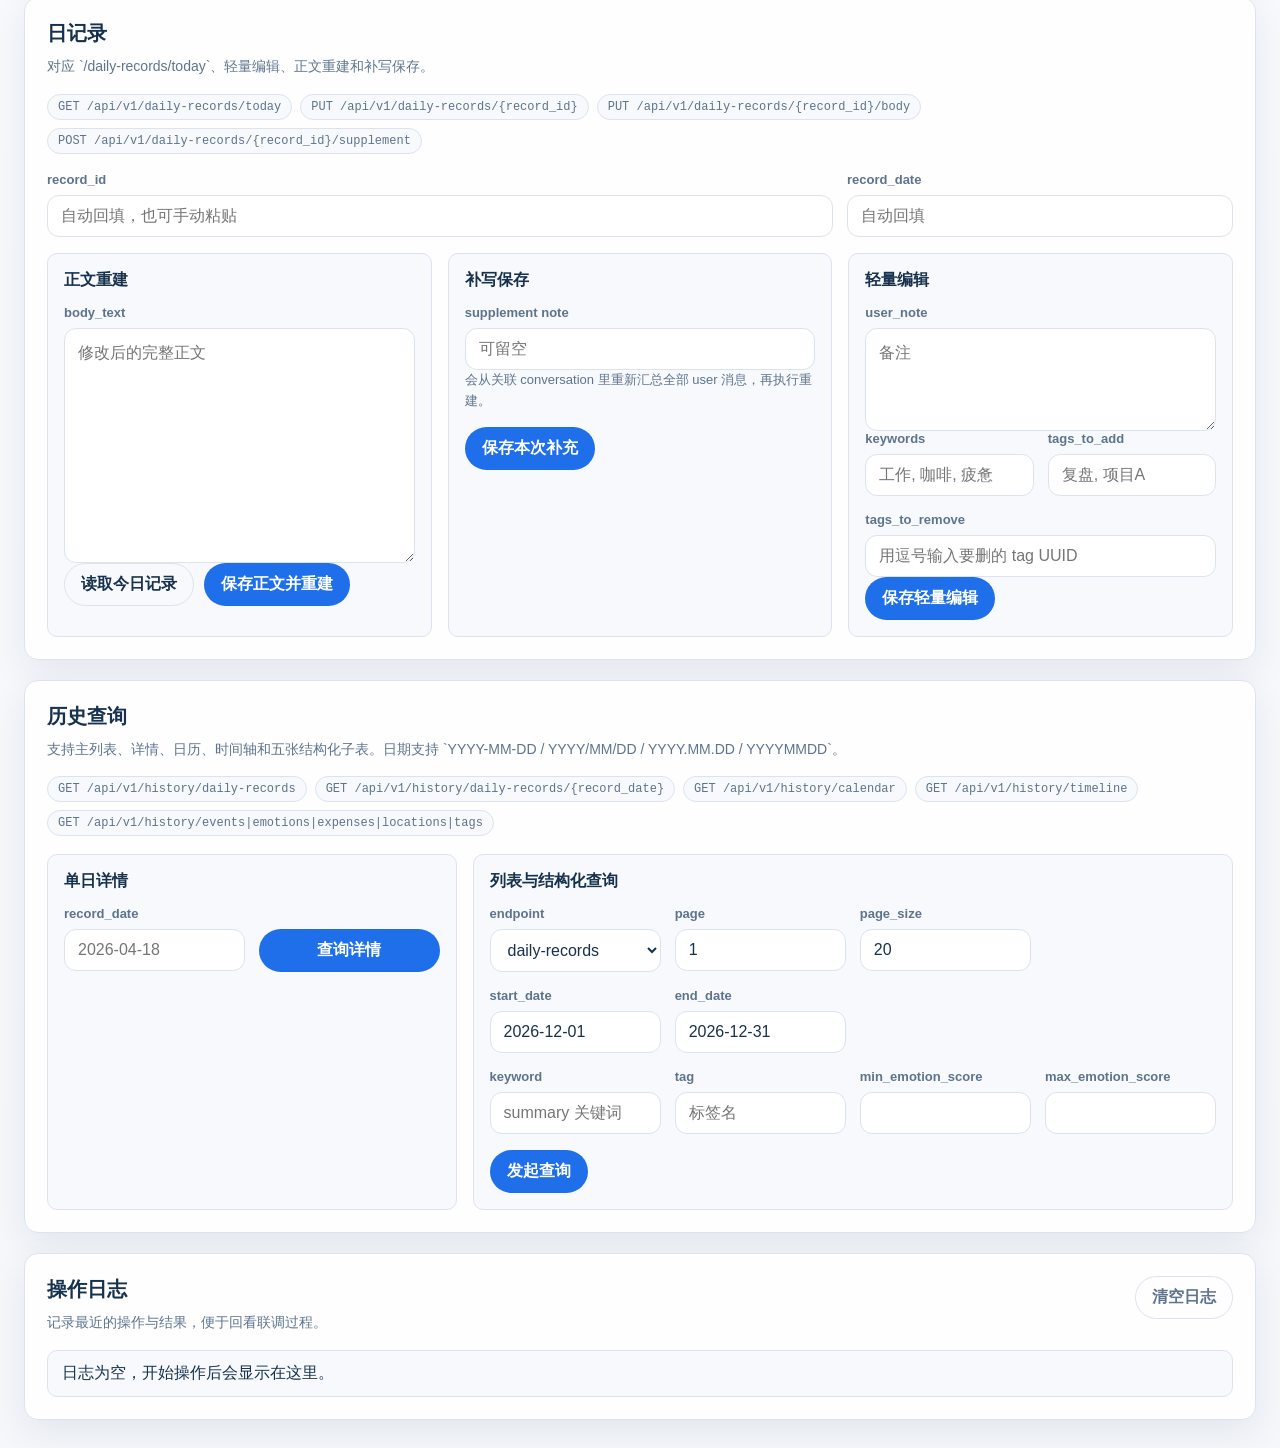
<file: frontend/test-console.html>
<!DOCTYPE html>
<html lang="zh-CN">

<head>
    <meta charset="UTF-8">
    <meta name="viewport" content="width=device-width, initial-scale=1.0">
    <title>Echo — 后端联调台</title>
    <meta name="description" content="围绕 Echo 后端接口的简易联调测试前端">
    <link rel="stylesheet" href="css/test-console.css">
</head>

<body>
    <header class="console-header">
        <div class="console-header__main">
            <p class="console-eyebrow">Backend Test Console</p>
            <h1>Echo 后端联调台</h1>
            <p class="console-subtitle">围绕认证、设置、会话、日记录和历史查询的简易测试前端。每次操作都会展示原始响应，便于联调与排错。</p>
        </div>
        <nav class="console-header__nav">
            <a href="debug.html">联调入口</a>
            <a href="login.html">登录页</a>
            <a href="index.html">记录页</a>
        </nav>
    </header>

    <main class="console-shell">
        <section class="panel panel-context">
            <div class="panel-head">
                <div>
                    <h2>联调上下文</h2>
                    <p class="panel-desc">这里会自动回填当前登录态、会话 ID、记录 ID 和日期。</p>
                </div>
                <div class="panel-actions">
                    <button class="btn btn-secondary" id="btnRefreshContext">刷新上下文</button>
                    <button class="btn btn-ghost" id="btnClearLocalState">清空本地状态</button>
                </div>
            </div>
            <div class="context-grid">
                <div class="context-item">
                    <span class="context-label">Token</span>
                    <code class="context-value" id="ctxToken">未登录</code>
                </div>
                <div class="context-item">
                    <span class="context-label">用户</span>
                    <code class="context-value" id="ctxUser">-</code>
                </div>
                <div class="context-item">
                    <span class="context-label">手机号</span>
                    <code class="context-value" id="ctxPhone">-</code>
                </div>
                <div class="context-item">
                    <span class="context-label">会话 ID</span>
                    <code class="context-value" id="ctxConversationId">-</code>
                </div>
                <div class="context-item">
                    <span class="context-label">记录 ID</span>
                    <code class="context-value" id="ctxRecordId">-</code>
                </div>
                <div class="context-item">
                    <span class="context-label">记录日期</span>
                    <code class="context-value" id="ctxRecordDate">-</code>
                </div>
            </div>
        </section>

        <section class="panel panel-response">
            <div class="panel-head">
                <div>
                    <h2>最后响应</h2>
                    <p class="panel-desc">展示最近一次请求的路径、状态码和原始响应。</p>
                </div>
                <div class="panel-actions">
                    <button class="btn btn-secondary" id="btnCopyResponse">复制响应</button>
                </div>
            </div>
            <div class="response-meta">
                <span id="lastRequestMeta">尚未发起请求</span>
            </div>
            <pre class="response-body" id="lastResponseBody">{
  "message": "等待操作"
}</pre>
        </section>

        <section class="panel">
            <div class="panel-head">
                <div>
                    <h2>认证与用户</h2>
                    <p class="panel-desc">对应 `/auth/register`、`/auth/login`、`/users/me`。</p>
                </div>
            </div>
            <div class="endpoint-strip">
                <code>POST /api/v1/auth/register</code>
                <code>POST /api/v1/auth/login</code>
                <code>GET /api/v1/users/me</code>
            </div>
            <div class="form-grid columns-3">
                <label class="field">
                    <span>手机号</span>
                    <input type="text" id="authPhone" placeholder="13800000000">
                </label>
                <label class="field">
                    <span>密码</span>
                    <input type="password" id="authPassword" placeholder="Password123!">
                </label>
                <label class="field">
                    <span>昵称</span>
                    <input type="text" id="authNickname" placeholder="联调用户">
                </label>
            </div>
            <div class="action-row">
                <button class="btn btn-secondary" id="btnRandomPhone">生成测试手机号</button>
                <button class="btn btn-primary" id="btnRegister">注册</button>
                <button class="btn btn-primary" id="btnLogin">登录</button>
                <button class="btn btn-secondary" id="btnGetMe">当前用户</button>
                <button class="btn btn-ghost" id="btnLogout">退出登录</button>
            </div>
        </section>

        <section class="panel">
            <div class="panel-head">
                <div>
                    <h2>用户设置</h2>
                    <p class="panel-desc">对应 `/settings`。建议联调前先设置时区。</p>
                </div>
            </div>
            <div class="endpoint-strip">
                <code>GET /api/v1/settings</code>
                <code>PUT /api/v1/settings</code>
            </div>
            <div class="form-grid columns-4">
                <label class="field">
                    <span>时区</span>
                    <input type="text" id="settingsTimezone" list="timezoneList" placeholder="Asia/Shanghai">
                </label>
                <label class="field">
                    <span>输入偏好</span>
                    <select id="settingsInputPreference">
                        <option value="text">text</option>
                        <option value="voice">voice</option>
                        <option value="mixed">mixed</option>
                    </select>
                </label>
                <label class="field field-checkbox">
                    <span>提醒开关</span>
                    <input type="checkbox" id="settingsReminderEnabled">
                </label>
                <label class="field">
                    <span>提醒时间</span>
                    <input type="time" id="settingsReminderTime">
                </label>
            </div>
            <datalist id="timezoneList">
                <option value="Asia/Shanghai"></option>
                <option value="UTC"></option>
                <option value="America/Denver"></option>
            </datalist>
            <div class="action-row">
                <button class="btn btn-secondary" id="btnGetSettings">读取设置</button>
                <button class="btn btn-primary" id="btnSaveSettings">保存设置</button>
            </div>
        </section>

        <section class="panel panel-span-2">
            <div class="panel-head">
                <div>
                    <h2>会话与聊天</h2>
                    <p class="panel-desc">对应 `/conversations`、`/messages`、`/complete`。适合跑最小联调闭环。</p>
                </div>
            </div>
            <div class="endpoint-strip">
                <code>GET /api/v1/conversations/today</code>
                <code>POST /api/v1/conversations</code>
                <code>GET /api/v1/conversations/{id}/messages</code>
                <code>POST /api/v1/conversations/{id}/messages</code>
                <code>POST /api/v1/conversations/{id}/complete</code>
            </div>
            <div class="form-grid columns-4">
                <label class="field field-span-2">
                    <span>conversation_id</span>
                    <input type="text" id="conversationId" placeholder="自动回填，也可手动粘贴">
                </label>
                <label class="field">
                    <span>limit</span>
                    <input type="number" id="conversationLimit" value="50" min="1" max="100">
                </label>
                <label class="field">
                    <span>before_sequence</span>
                    <input type="number" id="conversationBeforeSequence" placeholder="留空则不传">
                </label>
            </div>
            <div class="sample-row">
                <span class="sample-row__label">样例消息</span>
                <button class="sample-chip" data-sample-message="今天在公司开了很多会，还见了客户，整个人有点累。">工作场景</button>
                <button class="sample-chip" data-sample-message="晚上去咖啡店买了一杯咖啡花了32元，之后回家了。">消费场景</button>
                <button class="sample-chip" data-sample-message="今天心情很好，和朋友散步聊天，觉得很放松。">情绪场景</button>
            </div>
            <div class="form-grid columns-4">
                <label class="field">
                    <span>content_type</span>
                    <select id="messageContentType">
                        <option value="text">text</option>
                        <option value="voice">voice</option>
                    </select>
                </label>
                <label class="field field-checkbox">
                    <span>is_supplement</span>
                    <input type="checkbox" id="messageIsSupplement">
                </label>
                <label class="field field-span-2">
                    <span>media_file_id</span>
                    <input type="text" id="messageMediaFileId" placeholder="voice 类型时可填写">
                </label>
            </div>
            <label class="field">
                <span>消息内容</span>
                <textarea id="messageContent" rows="4" placeholder="输入要发送的消息内容"></textarea>
            </label>
            <div class="action-row">
                <button class="btn btn-secondary" id="btnGetTodayConversation">今日会话</button>
                <button class="btn btn-primary" id="btnCreateConversation">创建今日会话</button>
                <button class="btn btn-secondary" id="btnGetMessages">读取消息</button>
                <button class="btn btn-primary" id="btnSendMessage">发送消息</button>
                <button class="btn btn-primary" id="btnCompleteConversation">完成会话</button>
            </div>
        </section>

        <section class="panel panel-span-2">
            <div class="panel-head">
                <div>
                    <h2>日记录</h2>
                    <p class="panel-desc">对应 `/daily-records/today`、轻量编辑、正文重建和补写保存。</p>
                </div>
            </div>
            <div class="endpoint-strip">
                <code>GET /api/v1/daily-records/today</code>
                <code>PUT /api/v1/daily-records/{record_id}</code>
                <code>PUT /api/v1/daily-records/{record_id}/body</code>
                <code>POST /api/v1/daily-records/{record_id}/supplement</code>
            </div>
            <div class="form-grid columns-3">
                <label class="field field-span-2">
                    <span>record_id</span>
                    <input type="text" id="recordId" placeholder="自动回填，也可手动粘贴">
                </label>
                <label class="field">
                    <span>record_date</span>
                    <input type="text" id="recordDate" placeholder="自动回填">
                </label>
            </div>
            <div class="subpanel-grid">
                <section class="subpanel">
                    <h3>正文重建</h3>
                    <label class="field">
                        <span>body_text</span>
                        <textarea id="dailyBodyText" rows="8" placeholder="修改后的完整正文"></textarea>
                    </label>
                    <div class="action-row">
                        <button class="btn btn-secondary" id="btnGetTodayRecord">读取今日记录</button>
                        <button class="btn btn-primary" id="btnUpdateBody">保存正文并重建</button>
                    </div>
                </section>
                <section class="subpanel">
                    <h3>补写保存</h3>
                    <label class="field">
                        <span>supplement note</span>
                        <input type="text" id="supplementNote" placeholder="可留空">
                    </label>
                    <p class="field-help">会从关联 conversation 里重新汇总全部 user 消息，再执行重建。</p>
                    <div class="action-row">
                        <button class="btn btn-primary" id="btnSaveSupplement">保存本次补充</button>
                    </div>
                </section>
                <section class="subpanel">
                    <h3>轻量编辑</h3>
                    <label class="field">
                        <span>user_note</span>
                        <textarea id="editUserNote" rows="3" placeholder="备注"></textarea>
                    </label>
                    <div class="form-grid columns-2">
                        <label class="field">
                            <span>keywords</span>
                            <input type="text" id="editKeywords" placeholder="工作, 咖啡, 疲惫">
                        </label>
                        <label class="field">
                            <span>tags_to_add</span>
                            <input type="text" id="editTagsToAdd" placeholder="复盘, 项目A">
                        </label>
                    </div>
                    <label class="field">
                        <span>tags_to_remove</span>
                        <input type="text" id="editTagsToRemove" placeholder="用逗号输入要删的 tag UUID">
                    </label>
                    <div class="action-row">
                        <button class="btn btn-primary" id="btnSaveLightEdit">保存轻量编辑</button>
                    </div>
                </section>
            </div>
        </section>

        <section class="panel panel-span-2">
            <div class="panel-head">
                <div>
                    <h2>历史查询</h2>
                    <p class="panel-desc">支持主列表、详情、日历、时间轴和五张结构化子表。日期支持 `YYYY-MM-DD / YYYY/MM/DD / YYYY.MM.DD /
                        YYYYMMDD`。</p>
                </div>
            </div>
            <div class="endpoint-strip">
                <code>GET /api/v1/history/daily-records</code>
                <code>GET /api/v1/history/daily-records/{record_date}</code>
                <code>GET /api/v1/history/calendar</code>
                <code>GET /api/v1/history/timeline</code>
                <code>GET /api/v1/history/events|emotions|expenses|locations|tags</code>
            </div>
            <div class="subpanel-grid subpanel-grid--history">
                <section class="subpanel">
                    <h3>单日详情</h3>
                    <div class="form-grid columns-2">
                        <label class="field">
                            <span>record_date</span>
                            <input type="text" id="historyDetailDate" placeholder="2026-04-18">
                        </label>
                        <label class="field field-align-end">
                            <span>&nbsp;</span>
                            <button class="btn btn-primary btn-block" id="btnHistoryDetail">查询详情</button>
                        </label>
                    </div>
                </section>
                <section class="subpanel">
                    <h3>列表与结构化查询</h3>
                    <div class="form-grid columns-4">
                        <label class="field">
                            <span>endpoint</span>
                            <select id="historyEndpoint">
                                <option value="daily-records">daily-records</option>
                                <option value="events">events</option>
                                <option value="emotions">emotions</option>
                                <option value="expenses">expenses</option>
                                <option value="locations">locations</option>
                                <option value="tags">tags</option>
                                <option value="calendar">calendar</option>
                                <option value="timeline">timeline</option>
                            </select>
                        </label>
                        <label class="field history-list-only">
                            <span>page</span>
                            <input type="number" id="historyPage" value="1" min="1">
                        </label>
                        <label class="field history-list-only">
                            <span>page_size</span>
                            <input type="number" id="historyPageSize" value="20" min="1" max="100">
                        </label>
                        <label class="field history-timeline-only">
                            <span>limit</span>
                            <input type="number" id="historyLimit" value="100" min="1" max="500">
                        </label>
                    </div>
                    <div class="form-grid columns-4 history-date-range">
                        <label class="field">
                            <span>start_date</span>
                            <input type="text" id="historyStartDate" placeholder="2026-04-01">
                        </label>
                        <label class="field">
                            <span>end_date</span>
                            <input type="text" id="historyEndDate" placeholder="2026-04-30">
                        </label>
                        <label class="field history-calendar-only">
                            <span>year</span>
                            <input type="number" id="historyYear" min="2000" max="2100" value="2026">
                        </label>
                        <label class="field history-calendar-only">
                            <span>month</span>
                            <input type="number" id="historyMonth" min="1" max="12" value="4">
                        </label>
                    </div>
                    <div class="form-grid columns-4 history-daily-only">
                        <label class="field">
                            <span>keyword</span>
                            <input type="text" id="historyDailyKeyword" placeholder="summary 关键词">
                        </label>
                        <label class="field">
                            <span>tag</span>
                            <input type="text" id="historyDailyTag" placeholder="标签名">
                        </label>
                        <label class="field">
                            <span>min_emotion_score</span>
                            <input type="number" id="historyMinEmotionScore" min="0" max="10">
                        </label>
                        <label class="field">
                            <span>max_emotion_score</span>
                            <input type="number" id="historyMaxEmotionScore" min="0" max="10">
                        </label>
                    </div>
                    <div class="form-grid columns-4 history-events-only">
                        <label class="field">
                            <span>keyword</span>
                            <input type="text" id="historyEventsKeyword" placeholder="事件关键词">
                        </label>
                    </div>
                    <div class="form-grid columns-4 history-emotions-only">
                        <label class="field">
                            <span>emotion_label</span>
                            <input type="text" id="historyEmotionLabel" placeholder="疲惫">
                        </label>
                        <label class="field">
                            <span>min_intensity</span>
                            <input type="number" id="historyMinIntensity" min="1" max="5">
                        </label>
                        <label class="field">
                            <span>max_intensity</span>
                            <input type="number" id="historyMaxIntensity" min="1" max="5">
                        </label>
                    </div>
                    <div class="form-grid columns-4 history-expenses-only">
                        <label class="field">
                            <span>category</span>
                            <input type="text" id="historyExpenseCategory" placeholder="餐饮">
                        </label>
                        <label class="field">
                            <span>min_amount</span>
                            <input type="number" id="historyMinAmount" min="0" step="0.01">
                        </label>
                        <label class="field">
                            <span>max_amount</span>
                            <input type="number" id="historyMaxAmount" min="0" step="0.01">
                        </label>
                    </div>
                    <div class="form-grid columns-4 history-locations-only">
                        <label class="field">
                            <span>name</span>
                            <input type="text" id="historyLocationName" placeholder="地点模糊匹配">
                        </label>
                    </div>
                    <div class="form-grid columns-4 history-tags-only">
                        <label class="field">
                            <span>tag_name</span>
                            <input type="text" id="historyTagName" placeholder="工作">
                        </label>
                    </div>
                    <div class="action-row">
                        <button class="btn btn-primary" id="btnHistoryQuery">发起查询</button>
                    </div>
                </section>
            </div>
        </section>

        <section class="panel panel-span-2">
            <div class="panel-head">
                <div>
                    <h2>操作日志</h2>
                    <p class="panel-desc">记录最近的操作与结果，便于回看联调过程。</p>
                </div>
                <div class="panel-actions">
                    <button class="btn btn-ghost" id="btnClearLog">清空日志</button>
                </div>
            </div>
            <ul class="log-list" id="logList">
                <li class="log-list__empty">日志为空，开始操作后会显示在这里。</li>
            </ul>
        </section>
    </main>

    <script src="js/api.js"></script>
    <script src="js/test-console.js"></script>
</body>

</html>
</file>
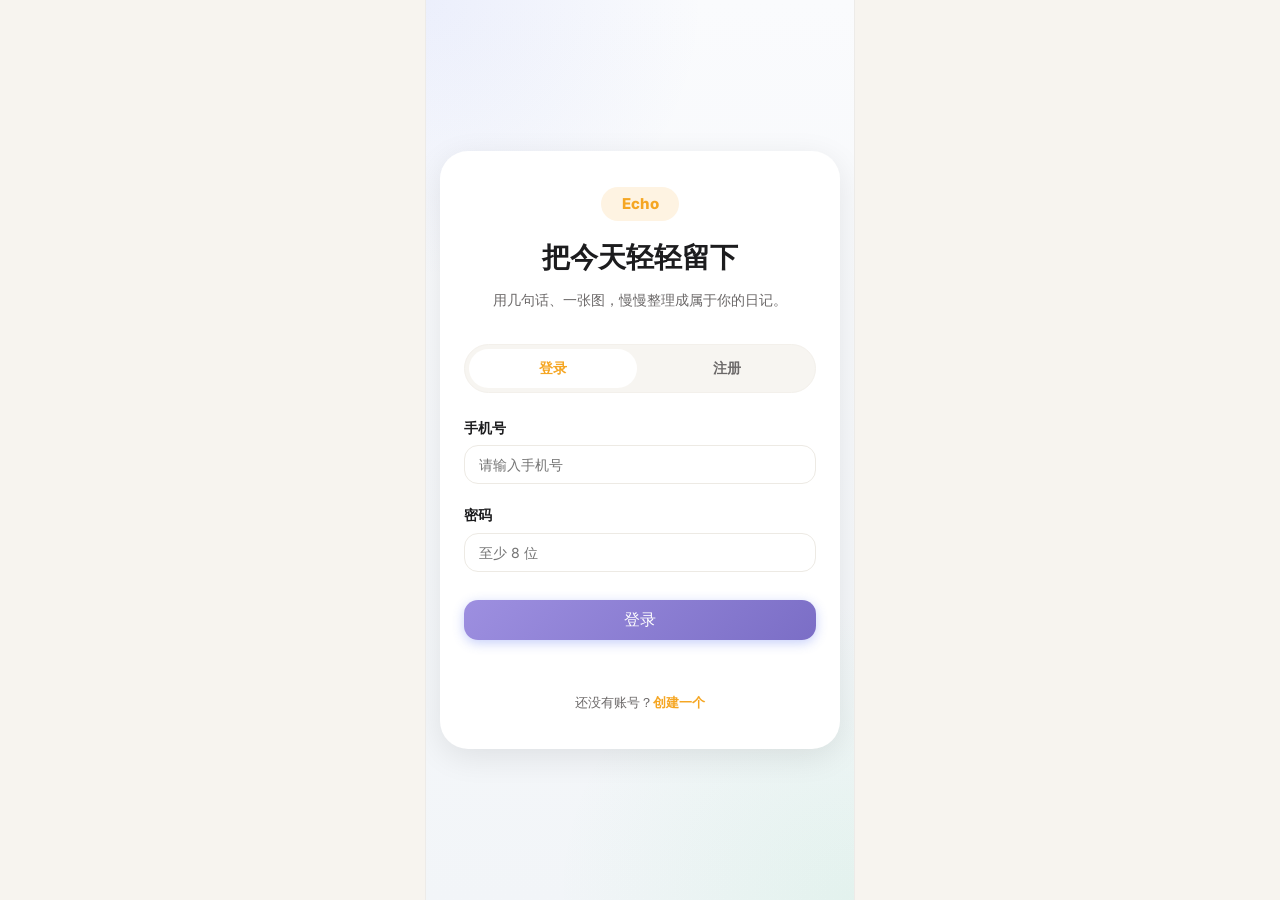
<file: frontend/today.html>
<!DOCTYPE html>
<html lang="zh-CN">

<head>
    <meta charset="UTF-8">
    <meta name="viewport" content="width=device-width, initial-scale=1.0, viewport-fit=cover">
    <title>今日 — Echo</title>
    <meta name="description" content="Echo 今日记录">
    <link rel="preconnect" href="https://fonts.googleapis.com">
    <link href="https://fonts.googleapis.com/css2?family=Inter:wght@400;500;600;700;800&display=swap" rel="stylesheet">
    <link rel="stylesheet" href="css/style.css">
    <style>
        /* ══ 底部弹层 ══ */
        .diary-sheet-overlay {
            display: none;
            position: fixed;
            inset: 0;
            background: rgba(0, 0, 0, 0.45);
            z-index: 800;
        }

        .diary-sheet {
            display: none;
            position: fixed;
            bottom: 0;
            left: 50%;
            transform: translateX(-50%);
            width: min(100vw, 430px);
            background: #FAFAF7;
            border-radius: 28px 28px 0 0;
            z-index: 801;
            box-shadow: 0 -8px 40px rgba(0, 0, 0, 0.18);
            max-height: 90vh;
            overflow-y: auto;
            -webkit-overflow-scrolling: touch;
            padding-bottom: max(28px, env(safe-area-inset-bottom));
        }

        .diary-sheet.open {
            display: block;
            animation: sheetSlideUp 0.3s cubic-bezier(0.32, 0.72, 0, 1);
        }

        @keyframes sheetSlideUp {
            from {
                transform: translateX(-50%) translateY(100%);
            }

            to {
                transform: translateX(-50%) translateY(0);
            }
        }

        .sheet-handle {
            width: 42px;
            height: 5px;
            background: #E0DDD8;
            border-radius: 999px;
            margin: 14px auto 4px;
        }

        .sheet-close-floating {
            position: sticky;
            top: 0;
            display: flex;
            justify-content: flex-end;
            padding: 0 16px 6px;
            background: linear-gradient(to bottom, #FAFAF7 70%, transparent);
            z-index: 1;
        }

        .sheet-close-btn {
            width: 28px;
            height: 28px;
            border-radius: 50%;
            background: rgba(0, 0, 0, 0.07);
            border: none;
            cursor: pointer;
            font-size: 13px;
            color: var(--text-muted);
            display: flex;
            align-items: center;
            justify-content: center;
        }

        /* ══ 编辑面板 ══ */
        .ep {
            margin: 6px 16px 0;
            background: #fff;
            border-radius: var(--radius-lg);
            padding: 16px;
            border: 1px solid var(--border);
        }

        .ep-title {
            font-size: 14px;
            font-weight: 800;
            color: var(--text-primary);
        }

        .ep-hint {
            font-size: 11px;
            color: var(--text-muted);
            margin-bottom: 10px;
        }

        .ep-textarea {
            width: 100%;
            box-sizing: border-box;
            padding: 12px;
            border: 1px solid var(--border);
            border-radius: var(--radius);
            font-size: 14px;
            font-family: var(--font-family);
            color: var(--text-primary);
            line-height: 1.75;
            resize: vertical;
            min-height: 130px;
            outline: none;
        }

        .ep-textarea:focus {
            border-color: var(--accent);
            box-shadow: 0 0 0 3px rgba(245, 166, 35, 0.12);
        }

        .ep-actions {
            display: flex;
            gap: 8px;
            margin-top: 10px;
            flex-wrap: wrap;
        }

        .ep-status {
            font-size: 12px;
            margin-top: 6px;
        }

        .ep-status.ok {
            color: var(--success);
        }

        .ep-status.err {
            color: #e74c3c;
        }

        /* ══ 补充对话面板 ══ */
        .sp {
            margin: 14px 16px 0;
            background: linear-gradient(135deg, #f8f6ff, #fef9f0);
            border-radius: var(--radius-lg);
            padding: 16px;
            border: 1px solid #e8e0f5;
        }

        .sp-title {
            font-size: 14px;
            font-weight: 800;
            color: #7B6EC6;
            margin-bottom: 10px;
        }

        .sp-msgs {
            max-height: 160px;
            overflow-y: auto;
            display: flex;
            flex-direction: column;
            gap: 8px;
            margin-bottom: 10px;
        }

        .sp-msg {
            display: flex;
            gap: 8px;
            align-items: flex-start;
        }

        .sp-msg-ico {
            font-size: 16px;
            flex-shrink: 0;
            margin-top: 2px;
        }

        .sp-msg-bubble {
            background: #fff;
            border-radius: 12px;
            padding: 8px 12px;
            font-size: 13px;
            line-height: 1.6;
            color: var(--text-primary);
            border: 1px solid var(--border);
            flex: 1;
            word-break: break-word;
        }

        .sp-msg.user .sp-msg-bubble {
            background: var(--accent-light);
            border-color: rgba(245, 166, 35, 0.3);
        }

        .sp-input-row {
            display: flex;
            gap: 8px;
        }

        .sp-input {
            flex: 1;
            padding: 9px 12px;
            border: 1px solid var(--border);
            border-radius: var(--radius);
            font-size: 13px;
            font-family: var(--font-family);
            outline: none;
        }

        .sp-input:focus {
            border-color: #9D8FE0;
        }

        .sp-input:disabled {
            background: var(--bg-secondary);
        }

        .sp-save-row {
            margin-top: 10px;
            display: none;
        }

        .sp-status {
            font-size: 12px;
            margin-top: 6px;
        }

        .sp-status.ok {
            color: var(--success);
        }

        .sp-status.err {
            color: #e74c3c;
        }

        .today-panels {
            padding: 0 16px;
        }
    </style>
</head>

<body class="mobile-page">
    <div class="mobile-stage">



        <header class="app-header">
            <div class="app-header-logo">Echo</div>
            <div class="app-header-actions">
                <button class="btn btn-ghost btn-sm" onclick="refreshTodayPage()"
                    style="font-size:18px;padding:4px 8px">↺</button>
                <button class="btn btn-ghost btn-sm" onclick="logout()">退出</button>
            </div>
        </header>

        <div class="has-bottom-nav" style="overflow-y:auto">
            <div class="greeting-header">
                <div class="greeting-text">
                    <div class="greeting-sub" id="todayDateLabel">今天</div>
                    <div class="greeting-name" id="greetingTitle">你好 👋</div>
                </div>
                <div class="greeting-avatar" onclick="location.href='profile.html'" id="avatarEl">🙂</div>
            </div>

            <div style="display:flex;align-items:center;padding-right:12px;gap:6px">
                <div class="date-strip" id="dateStrip" style="flex:1;min-width:0"></div>
                <button id="calPickerBtn" onclick="openCalPicker()" title="选择日期"
                    style="flex-shrink:0;width:34px;height:34px;border-radius:50%;border:none;
                           background:var(--bg-secondary);color:var(--text-secondary);
                           font-size:17px;cursor:pointer;display:flex;align-items:center;
                           justify-content:center;transition:background 0.2s"
                    onmouseover="this.style.background='var(--accent-light)'"
                    onmouseout="this.style.background='var(--bg-secondary)'">📅</button>
                <input type="date" id="calPickerInput"
                    style="position:absolute;opacity:0;pointer-events:none;width:0;height:0"
                    onchange="handlePickerDate(this.value)">
            </div>

            <!-- ══ 历史日期内联面板 ══ -->
            <div id="histPanel" style="display:none;padding:0 16px;margin-bottom:4px">
                <div style="display:flex;align-items:center;justify-content:space-between;padding:8px 0 4px">
                    <span id="histPanelDate" style="font-size:13px;font-weight:600;color:var(--accent)"></span>
                    <button class="btn btn-ghost btn-sm" onclick="closeHistPanel()"
                        style="font-size:12px;padding:2px 8px;color:var(--text-muted)">✕ 关闭</button>
                </div>
                <div class="ep" style="margin:0 0 8px">
                    <div class="ep-title">📝 日记正文</div>
                    <div class="ep-hint" id="histBodyHint">加载中…</div>
                    <div id="histBodyContent"></div>
                    <div class="ep-actions" id="histBodyActions"></div>
                    <div class="ep-status" id="histBodySt"></div>
                </div>
                <div class="ep" id="histPhotoPanel" style="margin:0 0 8px">
                    <div class="ep-title">📷 日记照片</div>
                    <div class="ep-hint">上传的照片会归到这一天，并在回忆页显示</div>
                    <div id="histPhotoGrid" class="memory-photo-grid" style="margin-top:10px"></div>
                    <div class="ep-actions">
                        <label class="btn btn-secondary" for="histPhotoInput">上传照片</label>
                        <input type="file" id="histPhotoInput" accept="image/*" style="display:none"
                            onchange="histUploadPhoto(event)">
                    </div>
                    <div class="ep-status" id="histPhotoSt"></div>
                </div>
                <div class="sp" style="margin:0 0 12px">
                    <div class="sp-title">💬 继续补充</div>
                    <div class="sp-msgs" id="histSuppMsgs"></div>
                    <div id="histSuppPhotoPreview" style="display:none;align-items:center;gap:10px;
                        padding:8px 10px;background:var(--bg-secondary);border:1px dashed var(--border);
                        border-radius:10px;margin:8px 0">
                        <img id="histSuppPhotoThumb" src="" alt="补充照片预览"
                            style="width:52px;height:52px;object-fit:cover;border-radius:8px">
                        <span id="histSuppPhotoSt" style="font-size:12px;color:var(--text-muted)">上传中…</span>
                        <button class="btn btn-ghost btn-sm" onclick="histClearSuppPhoto()">移除</button>
                    </div>
                    <div class="sp-input-row">
                        <label class="btn btn-secondary btn-sm" for="histSuppPhotoInput">📷</label>
                        <input type="file" id="histSuppPhotoInput" accept="image/*" style="display:none"
                            onchange="histPickSuppPhoto(event)">
                        <input class="sp-input" type="text" id="histSuppInput" placeholder="输入补充内容…"
                            onkeydown="if(event.key==='Enter')histSendSupp()">
                        <button class="btn btn-primary btn-sm" onclick="histSendSupp()" id="histSuppSendBtn">发送</button>
                    </div>
                    <div class="sp-save-row" id="histSuppSaveRow">
                        <button class="btn btn-primary" style="width:100%;margin-top:8px" onclick="histSaveSupp()"
                            id="histSuppSaveBtn">✅ 保存本次补充</button>
                        <div class="sp-status" id="histSuppSt"></div>
                    </div>
                </div>
            </div>

            <!-- 未来日期占位面板 -->
            <div id="futurePanel" style="display:none;padding:0 16px 16px">
                <div style="display:flex;align-items:center;justify-content:space-between;padding:8px 0 12px">
                    <span id="futurePanelDate" style="font-size:13px;font-weight:600;color:var(--text-muted)"></span>
                    <button class="btn btn-ghost btn-sm" onclick="closeFuturePanel()"
                        style="font-size:12px;padding:2px 8px;color:var(--text-muted)">✕ 关闭</button>
                </div>
                <div style="background:linear-gradient(135deg,#f0edff 0%,#fff8ec 50%,#e8f5ff 100%);
                            border-radius:24px;padding:48px 24px 44px;text-align:center;
                            border:1px solid rgba(157,143,224,0.18);">
                    <div style="font-size:52px;margin-bottom:18px;
                                filter:drop-shadow(0 6px 12px rgba(157,143,224,0.25))">&#x1F320;</div>
                    <div style="font-size:26px;font-weight:800;
                                background:linear-gradient(135deg,#9D8FE0,#F5A623);
                                -webkit-background-clip:text;-webkit-text-fill-color:transparent;
                                margin-bottom:14px;letter-spacing:0.05em">未来可期</div>
                    <div style="font-size:14px;color:var(--text-muted);line-height:2;
                                max-width:240px;margin:0 auto">
                        这一天还未到来<br>
                        让每个当下成为美好的伏笔
                    </div>
                </div>
            </div>

            <div id="todayMainContent">
            <div class="section-row" id="myDiarySection" style="padding-bottom:0">
                <div class="section-row-title">我的日记</div>
                <span class="section-row-action" onclick="location.href='index.html'">查看全部</span>
            </div>

            <div id="todayNotice" style="padding:0 16px"></div>
            <section id="todayStage" style="padding:0 16px"></section>

            <!-- 今日内联编辑/补充（完成状态时显示） -->
            <div class="today-panels" id="todayInlinePanels" style="display:none">
                <div class="ep">
                    <div class="ep-title">📝 日记正文</div>
                    <div class="ep-hint">直接编辑，不会触发 AI</div>
                    <textarea class="ep-textarea" id="todayBodyTA" rows="12" placeholder="日记正文内容..."></textarea>
                    <div class="ep-actions">
                        <button class="btn btn-primary" onclick="todaySaveBody()" id="todaySaveBodyBtn">💾 保存正文</button>
                        <button class="btn btn-secondary" onclick="todayRegenBody()" id="todayRegenBtn">🤖 AI
                            重新生成</button>
                    </div>
                    <div class="ep-status" id="todayBodySt"></div>
                </div>
                <div class="sp" id="todaySuppSP" style="margin-bottom:8px">
                    <div class="sp-title">💬 继续补充</div>
                    <div class="sp-msgs" id="todaySuppMsgs"></div>
                    <div class="sp-input-row">
                        <input class="sp-input" type="text" id="todaySuppInput" placeholder="输入补充内容..."
                            onkeydown="if(event.key==='Enter')todaySendSupp()">
                        <button class="btn btn-primary btn-sm" onclick="todaySendSupp()"
                            id="todaySuppSendBtn">发送</button>
                    </div>
                    <div class="sp-save-row" id="todaySuppSaveRow">
                        <button class="btn btn-primary" style="width:100%" onclick="todaySaveSupp()"
                            id="todaySuppSaveBtn">✅ 保存本次补充</button>
                        <div class="sp-status" id="todaySuppSt"></div>
                    </div>
                </div>
            </div>

            <div class="section-row" style="padding-top:8px" id="quickRecordSection">
                <div class="section-row-title">快速记录</div>
            </div>
            <div class="quick-chips" id="quickRecordChips" style="display: grid; grid-template-columns: repeat(2, 1fr); gap: 10px; padding: 0 16px 16px;">
                <div class="quick-chip quick-chip-6" onclick="openQuickRecord('expense')" style="margin:0; width:100%; height:auto; padding:16px;">
                    <div class="quick-chip-title" style="font-size:15px; margin-bottom:4px">记账模式 💰</div>
                    <div class="quick-chip-desc" style="font-size:11px; margin-bottom:10px">记录碎银几两，AI 自动对账</div>
                    <span class="quick-chip-tag" style="position:static; font-size:10px; padding:4px 10px">记一笔</span>
                </div>
                <div class="quick-chip quick-chip-4" onclick="openQuickRecord('inspiration')" style="margin:0; width:100%; height:auto; padding:16px;">
                    <div class="quick-chip-title" style="font-size:15px; margin-bottom:4px">灵感记录 ✨</div>
                    <div class="quick-chip-desc" style="font-size:11px; margin-bottom:10px">捕捉闪念瞬间，留住生活感悟</div>
                    <span class="quick-chip-tag" style="position:static; font-size:10px; padding:4px 10px">去写下</span>
                </div>
                <div class="quick-chip quick-chip-3" onclick="openQuickRecord('learning')" style="margin:0; width:100%; height:auto; padding:16px;">
                    <div class="quick-chip-title" style="font-size:15px; margin-bottom:4px">学习进度 📚</div>
                    <div class="quick-chip-desc" style="font-size:11px; margin-bottom:10px">记录日进有功，见证成长的痕迹</div>
                    <span class="quick-chip-tag" style="position:static; font-size:10px; padding:4px 10px">记进度</span>
                </div>
                <div class="quick-chip quick-chip-2" onclick="openQuickRecord('chat')" style="margin:0; width:100%; height:auto; padding:16px;">
                    <div class="quick-chip-title" style="font-size:15px; margin-bottom:4px">闲聊天模式 💬</div>
                    <div class="quick-chip-desc" style="font-size:11px; margin-bottom:10px">倾诉此刻心声，寻找温柔共鸣</div>
                    <span class="quick-chip-tag" style="position:static; font-size:10px; padding:4px 10px">去倾诉</span>
                </div>
            </div>
            </div><!-- /todayMainContent -->

        <nav class="app-bottom-nav">
            <a class="app-nav-item active" href="today.html"><span class="app-nav-icon">✍️</span><span
                    class="app-nav-label">今日</span></a>
            <a class="app-nav-item" href="index.html"><span class="app-nav-icon">📖</span><span
                    class="app-nav-label">回忆</span></a>
            <a class="app-nav-item" href="trace.html"><span class="app-nav-icon">🔍</span><span
                    class="app-nav-label">寻迹</span></a>
            <a class="app-nav-item" href="profile.html"><span class="app-nav-icon">👤</span><span
                    class="app-nav-label">我</span></a>
        </nav>
    </div>

    <!-- ══ 底部弹层 ══ -->
    <div class="diary-sheet-overlay" id="sheetOverlay" onclick="closeDiarySheet()"></div>
    <div class="diary-sheet" id="diarySheet">
        <div class="sheet-handle"></div>
        <div class="sheet-close-floating">
            <button class="sheet-close-btn" onclick="closeDiarySheet()">✕</button>
        </div>

        <!-- 正文编辑面板 -->
        <div class="ep" style="margin-top:0">
            <div class="ep-title">📝 日记正文</div>
            <div class="ep-hint" id="sheetBodyHint">直接编辑，不会触发 AI</div>
            <div id="sheetBodyContent"></div>
            <div class="ep-actions" id="sheetBodyActions"></div>
            <div class="ep-status" id="sheetBodySt"></div>
        </div>

        <!-- 补充对话面板 -->
        <div class="sp" style="margin-bottom:16px">
            <div class="sp-title">💬 继续补充</div>
            <div class="sp-msgs" id="sheetSuppMsgs"></div>
            <div class="sp-input-row">
                <input class="sp-input" type="text" id="sheetSuppInput" placeholder="输入补充内容..."
                    onkeydown="if(event.key==='Enter')sheetSendSupp()">
                <button class="btn btn-primary btn-sm" onclick="sheetSendSupp()" id="sheetSuppSendBtn">发送</button>
            </div>
            <div class="sp-save-row" id="sheetSuppSaveRow">
                <button class="btn btn-primary" style="width:100%;margin-top:8px" onclick="sheetSaveSupp()"
                    id="sheetSuppSaveBtn">✅ 保存本次补充</button>
                <div class="sp-status" id="sheetSuppSt"></div>
            </div>
        </div>
    </div>

    <script src="js/api.js"></script>
    <script src="js/today.js"></script>
    <script>
        if (!requireAuth()) { }
        else { initDateLabel(); initPage(); }

        let _recordDates = new Set();
        const histSuppPhotoState = { id: null, url: null, uploading: false };

        async function initPage() {
            const now = new Date();
            const [userRes, calRes] = await Promise.allSettled([
                apiFetch('/users/me'),
                apiFetch(`/history/calendar?year=${now.getFullYear()}&month=${now.getMonth() + 1}`)
            ]);
            if (userRes.status === 'fulfilled') {
                const u = userRes.value;
                const nick = u.nickname || u.phone || '你';
                document.getElementById('greetingTitle').textContent = getGreeting() + '，' + nick;
                document.getElementById('avatarEl').textContent = nick.charAt(0);
            } else {
                document.getElementById('greetingTitle').textContent = getGreeting() + ' 👋';
            }
            if (calRes.status === 'fulfilled') {
                (calRes.value.days || []).forEach(d => _recordDates.add(d.record_date));
            }
            buildDateStrip(_recordDates);
            initTodayPage();
        }

        function getGreeting() {
            const h = new Date().getHours();
            if (h >= 5 && h < 9) return '早上好 🌅';
            if (h >= 9 && h < 12) return '上午好 ☀️';
            if (h >= 12 && h < 14) return '中午好 🌤️';
            if (h >= 14 && h < 18) return '下午好 ✨';
            if (h >= 18 && h < 22) return '晚上好 🌙';
            return '夜深了，注意休息 🌟';
        }

        function buildDateStrip(recordDates = new Set()) {
            const strip = document.getElementById('dateStrip');
            if (!strip) return;
            strip.innerHTML = '';
            const labels = ['日', '一', '二', '三', '四', '五', '六'];
            const today = new Date();
            const todayStr = today.toISOString().slice(0, 10);
            for (let i = -3; i <= 3; i++) {
                const d = new Date(today); d.setDate(today.getDate() + i);
                const dateStr = d.toISOString().slice(0, 10);
                const isToday = dateStr === todayStr;
                const hasRec = recordDates.has(dateStr);
                const div = document.createElement('div');
                div.className = 'date-day' + (isToday ? ' today' : '') + (hasRec && !isToday ? ' has-record' : '');
                div.style.cursor = 'pointer';
                div.innerHTML = `<span class="date-day-label">${labels[d.getDay()]}</span><span class="date-day-num">${d.getDate()}</span>`;
                div.addEventListener('click', () => {
                    if (isToday) {
                        // 点今天：关闭历史/未来面板，恢复主内容
                        closeHistPanel(); closeFuturePanel();
                        const panels = document.getElementById('todayInlinePanels');
                        if (panels && panels.style.display !== 'none') {
                            panels.scrollIntoView({ behavior: 'smooth', block: 'start' });
                        }
                    } else if (dateStr > todayStr) {
                        openFuturePanel(dateStr);
                    } else {
                        openHistPanel(dateStr);
                    }
                });
                strip.appendChild(div);
            }
        }

        function scrollToJournal() {
            const stage = document.getElementById('todayStage');
            if (stage) stage.scrollIntoView({ behavior: 'smooth' });
            const btn = stage && stage.querySelector('[onclick="startTodayConversation()"]');
            if (btn) setTimeout(() => btn.click(), 400);
        }

        // ══════════════════════════════════════════════════════
        //  历史日期内联面板
        // ══════════════════════════════════════════════════════
        const histState = { record: null, convId: null, dateStr: null };

        async function openHistPanel(dateStr) {
            closeFuturePanel();
            histState.record = null; histState.convId = null; histState.dateStr = dateStr;
            document.getElementById('histPanelDate').textContent = dateStr;
            document.getElementById('histBodyHint').textContent = '加载中…';
            document.getElementById('histBodyContent').innerHTML =
                '<div style="padding:16px 0;text-align:center"><div class="loading-spinner"></div></div>';
            document.getElementById('histBodyActions').innerHTML = '';
            setSt('histBodySt', '', '');
            document.getElementById('histSuppMsgs').innerHTML = '';
            document.getElementById('histSuppSaveRow').style.display = 'none';
            setSt('histSuppSt', '', '');
            setSt('histPhotoSt', '', '');
            document.getElementById('histPhotoGrid').innerHTML = '';
            histClearSuppPhoto();
            document.getElementById('histSuppInput').disabled = true;
            document.getElementById('histSuppSendBtn').disabled = true;

            const panel = document.getElementById('histPanel');
            panel.style.display = 'block';
            // 隐藏主内容
            document.getElementById('todayMainContent').style.display = 'none';
            panel.scrollIntoView({ behavior: 'smooth', block: 'start' });

            try {
                const rec = await apiFetch('/history/daily-records/' + dateStr);
                histState.record = rec;
                histState.convId = rec.conversation_id;
                _renderHistHasRecord(rec);
            } catch (e) {
                _renderHistNoRecord();
            }
        }

        function closeHistPanel() {
            document.getElementById('histPanel').style.display = 'none';
            document.getElementById('todayMainContent').style.display = 'block';
            histClearSuppPhoto();
        }

        function openFuturePanel(dateStr) {
            closeHistPanel();
            document.getElementById('futurePanelDate').textContent = dateStr;
            document.getElementById('futurePanel').style.display = 'block';
            document.getElementById('todayMainContent').style.display = 'none';
            document.getElementById('futurePanel').scrollIntoView({ behavior: 'smooth', block: 'start' });
        }

        function closeFuturePanel() {
            document.getElementById('futurePanel').style.display = 'none';
            document.getElementById('todayMainContent').style.display = 'block';
        }

        // ── 日历选择器 ──────────────────────────────────────────
        function openCalPicker() {
            const input = document.getElementById('calPickerInput');
            if (!input) return;
            // 默认显示今天
            input.value = new Date().toISOString().slice(0, 10);
            if (input.showPicker) {
                input.showPicker();
            } else {
                input.click();
            }
        }

        function handlePickerDate(dateStr) {
            if (!dateStr) return;
            const todayStr = new Date().toISOString().slice(0, 10);
            if (dateStr === todayStr) {
                closeHistPanel(); closeFuturePanel();
                const panels = document.getElementById('todayInlinePanels');
                if (panels && panels.style.display !== 'none') {
                    panels.scrollIntoView({ behavior: 'smooth', block: 'start' });
                }
            } else if (dateStr > todayStr) {
                openFuturePanel(dateStr);
            } else {
                openHistPanel(dateStr);
            }
        }

        function _renderHistHasRecord(rec) {
            document.getElementById('histBodyHint').textContent = '直接编辑，不会触发 AI';
            document.getElementById('histBodyContent').innerHTML =
                '<textarea class="ep-textarea" id="histBodyTA" rows="10" placeholder="日记正文内容…">' +
                escapeHtml(rec.body_text || rec.summary_text || '') + '</textarea>';
            document.getElementById('histBodyActions').innerHTML =
                '<button class="btn btn-primary" onclick="histSaveBody()" id="histSaveBodyBtn">💾 保存正文</button>' +
                '<button class="btn btn-secondary" onclick="histRegenBody()" id="histRegenBtn">🤖 AI 重新生成</button>';
            document.getElementById('histSuppInput').disabled = false;
            document.getElementById('histSuppSendBtn').disabled = false;
            document.getElementById('histPhotoPanel').style.display = '';
            document.getElementById('histSuppInput').placeholder = '输入补充内容…';
            loadHistPhotos();
        }

        function _renderHistNoRecord() {
            document.getElementById('histBodyHint').textContent = '输入正文后保存，即可为这一天创建日记';
            document.getElementById('histBodyContent').innerHTML =
                '<textarea class="ep-textarea" id="histBodyTA" rows="10" placeholder="写下这一天发生的事…"></textarea>';
            document.getElementById('histBodyActions').innerHTML =
                '<button class="btn btn-primary" onclick="histSaveBody()" id="histSaveBodyBtn">💾 保存正文</button>';
            document.getElementById('histSuppInput').disabled = true;
            document.getElementById('histSuppSendBtn').disabled = true;
            document.getElementById('histPhotoPanel').style.display = 'none';
            document.getElementById('histSuppInput').placeholder = '请先保存正文，再来补充';
            histClearSuppPhoto();
        }

        async function loadHistPhotos() {
            const grid = document.getElementById('histPhotoGrid');
            if (!grid || !histState.dateStr) return;
            grid.innerHTML = '<div class="ep-hint">照片加载中…</div>';
            try {
                const images = await apiFetch('/media/history/' + histState.dateStr);
                const visible = (images || []).filter(img => img && (img.thumbnail_url || img.url));
                if (!visible.length) {
                    grid.innerHTML = '<div class="ep-hint">这一天还没有照片。</div>';
                    return;
                }
                grid.innerHTML = visible.map(img => {
                    const src = img.thumbnail_url || img.url;
                    const caption = img.ai_caption || '日记照片';
                    return `<button class="memory-photo-item" onclick="window.open('${escapeAttribute(img.url)}','_blank')" title="${escapeAttribute(caption)}">
                        <img src="${escapeAttribute(src)}" alt="${escapeAttribute(caption)}" loading="lazy">
                        ${img.ai_caption ? `<span>${escapeHtml(img.ai_caption)}</span>` : ''}
                    </button>`;
                }).join('');
            } catch (e) {
                grid.innerHTML = '<div class="ep-hint">照片加载失败：' + escapeHtml(e.message) + '</div>';
            }
        }

        async function uploadPhotoForDate(file, statusId, previewImgId) {
            if (!file || !histState.dateStr) return null;
            const status = document.getElementById(statusId);
            const preview = previewImgId ? document.getElementById(previewImgId) : null;
            const objectUrl = URL.createObjectURL(file);
            if (preview) preview.src = objectUrl;
            if (status) status.textContent = '上传中…';

            const formData = new FormData();
            formData.append('file', file);
            const params = new URLSearchParams({ record_date: histState.dateStr });
            if (histState.convId) params.set('conversation_id', histState.convId);
            const resp = await fetch('/api/v1/media/upload?' + params.toString(), {
                method: 'POST',
                headers: { 'Authorization': `Bearer ${getToken()}` },
                body: formData,
            });
            let json;
            try { json = await resp.json(); } catch (e) { json = null; }
            if (!resp.ok || !json?.data) {
                throw new Error(json?.message || '上传失败');
            }
            if (status) status.textContent = '已上传';
            return json.data;
        }

        async function histUploadPhoto(event) {
            const file = event.target.files[0];
            if (!file || !histState.record) return;
            try {
                setSt('histPhotoSt', '上传中…', '');
                await uploadPhotoForDate(file, 'histPhotoSt');
                setSt('histPhotoSt', '✅ 照片已上传', 'ok');
                await loadHistPhotos();
            } catch (e) {
                setSt('histPhotoSt', '❌ ' + e.message, 'err');
            } finally {
                event.target.value = '';
            }
        }

        async function histPickSuppPhoto(event) {
            const file = event.target.files[0];
            if (!file || !histState.record) return;
            const preview = document.getElementById('histSuppPhotoPreview');
            if (preview) preview.style.display = 'flex';
            histSuppPhotoState.id = null;
            histSuppPhotoState.url = null;
            histSuppPhotoState.uploading = true;
            try {
                const uploaded = await uploadPhotoForDate(file, 'histSuppPhotoSt', 'histSuppPhotoThumb');
                histSuppPhotoState.id = uploaded.id;
                histSuppPhotoState.url = uploaded.url;
                document.getElementById('histSuppPhotoSt').textContent = '已添加到补充';
                await loadHistPhotos();
            } catch (e) {
                document.getElementById('histSuppPhotoSt').textContent = '上传失败：' + e.message;
            } finally {
                histSuppPhotoState.uploading = false;
                event.target.value = '';
            }
        }

        function histClearSuppPhoto() {
            histSuppPhotoState.id = null;
            histSuppPhotoState.url = null;
            histSuppPhotoState.uploading = false;
            const preview = document.getElementById('histSuppPhotoPreview');
            const input = document.getElementById('histSuppPhotoInput');
            if (preview) preview.style.display = 'none';
            if (input) input.value = '';
        }

        async function histSaveBody() {
            const ta = document.getElementById('histBodyTA');
            const txt = ta ? ta.value.trim() : '';
            if (!txt) { setSt('histBodySt', '❌ 正文不能为空', 'err'); return; }
            const btn = document.getElementById('histSaveBodyBtn');
            btn.disabled = true; btn.textContent = '保存中…'; setSt('histBodySt', '保存中…', '');
            try {
                if (!histState.record) {
                    const created = await apiFetch('/daily-records/manual', {
                        method: 'POST',
                        body: JSON.stringify({ record_date: histState.dateStr, body_text: txt })
                    });
                    histState.record = created; histState.convId = created.conversation_id;
                    _renderHistHasRecord(created);
                    const newTa = document.getElementById('histBodyTA');
                    if (newTa && created.body_text) newTa.value = created.body_text;
                    setSt('histBodySt', '✅ 日记已创建，结构化数据已同步', 'ok');
                    _recordDates.add(histState.dateStr); buildDateStrip(_recordDates);
                } else {
                    await apiFetch('/daily-records/' + histState.record.id + '/body', {
                        method: 'PUT', body: JSON.stringify({ body_text: txt })
                    });
                    setSt('histBodySt', '✅ 已保存', 'ok');
                }
            } catch (e) { setSt('histBodySt', '❌ ' + e.message, 'err'); }
            finally { const b = document.getElementById('histSaveBodyBtn'); if(b){b.disabled=false;b.textContent='💾 保存正文';} }
        }

        async function histRegenBody() {
            const r = histState.record; if (!r) return;
            if (!confirm('确定让 AI 重新生成日记正文？每次会调整叙述风格和修辞。')) return;
            const btn = document.getElementById('histRegenBtn');
            btn.disabled = true; btn.textContent = '生成中…'; setSt('histBodySt', 'AI 生成中…', '');
            try {
                const updated = await apiFetch('/daily-records/' + r.id + '/supplement', { method: 'POST', body: JSON.stringify({}) });
                const ta = document.getElementById('histBodyTA');
                if (ta && updated && updated.body_text) ta.value = updated.body_text;
                setSt('histBodySt', '✅ 已重新生成', 'ok');
            } catch (e) { setSt('histBodySt', '❌ ' + e.message, 'err'); }
            finally { const b = document.getElementById('histRegenBtn'); if(b){b.disabled=false;b.textContent='🤖 AI 重新生成';} }
        }

        async function histSendSupp() {
            const convId = histState.convId; const r = histState.record;
            if (!convId || !r) return;
            const input = document.getElementById('histSuppInput');
            const content = input.value.trim();
            if (!content && !histSuppPhotoState.url) return;
            if (histSuppPhotoState.uploading) {
                appendMsg('histSuppMsgs', 'system', '照片还在上传中，请稍等');
                return;
            }
            const btn = document.getElementById('histSuppSendBtn');
            btn.disabled = true; btn.textContent = '…'; input.disabled = true;
            const imageUrl = histSuppPhotoState.url;
            appendMsg('histSuppMsgs', 'user', content || '（图片补充）', imageUrl);
            input.value = '';
            try {
                const resp = await apiFetch('/conversations/' + convId + '/messages', {
                    method: 'POST',
                    body: JSON.stringify({
                        content_type: 'text',
                        content: content || '（图片补充）',
                        image_url: imageUrl,
                        is_supplement: true
                    })
                });
                appendMsg('histSuppMsgs', 'ai', resp.ai_message.content);
                document.getElementById('histSuppSaveRow').style.display = 'block';
                histClearSuppPhoto();
            } catch (e) { appendMsg('histSuppMsgs', 'system', '发送失败：' + e.message); }
            finally { btn.disabled=false; btn.textContent='发送'; input.disabled=false; input.focus(); }
        }

        async function histSaveSupp() {
            const r = histState.record; if (!r) return;
            const btn = document.getElementById('histSuppSaveBtn');
            btn.disabled = true; btn.textContent = '处理中…'; setSt('histSuppSt', '重建日记中…', '');
            try {
                const updated = await apiFetch('/daily-records/' + r.id + '/supplement', { method: 'POST', body: JSON.stringify({}) });
                const ta = document.getElementById('histBodyTA');
                if (ta && updated && updated.body_text) ta.value = updated.body_text;
                setSt('histSuppSt', '✅ 补充已保存，日记已更新', 'ok');
                document.getElementById('histSuppSaveRow').style.display = 'none';
            } catch (e) { setSt('histSuppSt', '❌ ' + e.message, 'err'); }
            finally { const b=document.getElementById('histSuppSaveBtn'); if(b){b.disabled=false;b.textContent='✅ 保存本次补充';} }
        }

        // ══════════════════════════════════════════════════════
        //  底部弹层（保留备用）
        // ══════════════════════════════════════════════════════
        const sheetState = { record: null, convId: null, dateStr: null };

        function _openSheet() {
            document.getElementById('sheetOverlay').style.display = 'block';
            const s = document.getElementById('diarySheet');
            s.classList.add('open'); s.scrollTop = 0;
            document.body.style.overflow = 'hidden';
        }

        function closeDiarySheet() {
            document.getElementById('sheetOverlay').style.display = 'none';
            document.getElementById('diarySheet').classList.remove('open');
            document.body.style.overflow = '';
        }
        document.addEventListener('keydown', e => { if (e.key === 'Escape') closeDiarySheet(); });

        async function openDiarySheet(dateStr) {
            sheetState.record = null; sheetState.convId = null; sheetState.dateStr = dateStr;

            // 重置面板
            document.getElementById('sheetBodyHint').textContent = '正在加载...';
            document.getElementById('sheetBodyContent').innerHTML =
                '<div style="padding:12px 0;text-align:center"><div class="loading-spinner"></div></div>';
            document.getElementById('sheetBodyActions').innerHTML = '';
            setSt('sheetBodySt', '', '');
            document.getElementById('sheetSuppMsgs').innerHTML = '';
            document.getElementById('sheetSuppSaveRow').style.display = 'none';
            setSt('sheetSuppSt', '', '');
            _setInputEnabled(false);

            _openSheet();

            try {
                const rec = await apiFetch(`/history/daily-records/${dateStr}`);
                sheetState.record = rec;
                sheetState.convId = rec.conversation_id;
                _renderSheetHasRecord(rec);
            } catch (e) {
                _renderSheetNoRecord();
            }
        }

        function _renderSheetHasRecord(rec) {
            document.getElementById('sheetBodyHint').textContent = '直接编辑，不会触发 AI';
            document.getElementById('sheetBodyContent').innerHTML =
                `<textarea class="ep-textarea" id="sheetBodyTA" rows="7" placeholder="日记正文内容...">${escapeHtml(rec.body_text || rec.summary_text || '')}</textarea>`;
            document.getElementById('sheetBodyActions').innerHTML = `
        <button class="btn btn-primary" onclick="sheetSaveBody()" id="sheetSaveBodyBtn">💾 保存正文</button>
        <button class="btn btn-secondary" onclick="sheetRegenBody()" id="sheetRegenBtn">🤖 AI 重新生成</button>`;
            _setInputEnabled(true);
            document.getElementById('sheetSuppInput').placeholder = '输入补充内容...';
        }

        function _renderSheetNoRecord() {
            document.getElementById('sheetBodyHint').textContent = '输入正文后保存，即可为这一天创建日记';
            document.getElementById('sheetBodyContent').innerHTML =
                `<textarea class="ep-textarea" id="sheetBodyTA" rows="7" placeholder="写下这一天发生的事…"></textarea>`;
            document.getElementById('sheetBodyActions').innerHTML =
                `<button class="btn btn-primary" onclick="sheetSaveBody()" id="sheetSaveBodyBtn">💾 保存正文</button>`;
            // 补充先禁用，等正文保存后自动启用
            _setInputEnabled(false);
            document.getElementById('sheetSuppInput').placeholder = '请先保存正文，再来补充';
        }

        function _setInputEnabled(enabled) {
            const i = document.getElementById('sheetSuppInput');
            const b = document.getElementById('sheetSuppSendBtn');
            if (i) i.disabled = !enabled;
            if (b) b.disabled = !enabled;
        }

        // ── 保存正文（有记录/无记录两路径） ──
        async function sheetSaveBody() {
            const ta = document.getElementById('sheetBodyTA');
            const txt = ta ? ta.value.trim() : '';
            if (!txt) { setSt('sheetBodySt', '❌ 正文不能为空', 'err'); return; }

            const btn = document.getElementById('sheetSaveBodyBtn');
            btn.disabled = true; btn.textContent = '保存中...';
            setSt('sheetBodySt', '保存中...', '');

            try {
                if (!sheetState.record) {
                    // 无记录 → 创建
                    const created = await apiFetch('/daily-records/manual', {
                        method: 'POST',
                        body: JSON.stringify({ record_date: sheetState.dateStr, body_text: txt })
                    });
                    sheetState.record = created;
                    sheetState.convId = created.conversation_id;
                    // 刷新整个有记录面板（AI 重建后正文可能有所不同）
                    _renderSheetHasRecord(created);
                    const newTa = document.getElementById('sheetBodyTA');
                    if (newTa && created.body_text) newTa.value = created.body_text;
                    setSt('sheetBodySt', '✅ 日记已创建，结构化数据已同步', 'ok');
                    // 更新 dateStrip 标记
                    _recordDates.add(sheetState.dateStr);
                    buildDateStrip(_recordDates);
                } else {
                    // 有记录 → 更新
                    await apiFetch(`/daily-records/${sheetState.record.id}/body`, {
                        method: 'PUT', body: JSON.stringify({ body_text: txt })
                    });
                    setSt('sheetBodySt', '✅ 已保存，结构化数据已同步', 'ok');
                }
            } catch (e) { setSt('sheetBodySt', '❌ ' + e.message, 'err'); }
            finally {
                const b = document.getElementById('sheetSaveBodyBtn');
                if (b) { b.disabled = false; b.textContent = '💾 保存正文'; }
            }
        }

        // ── AI 重新生成（返回值更新 textarea） ──
        async function sheetRegenBody() {
            const r = sheetState.record; if (!r) return;
            if (!confirm('确定让 AI 重新生成日记正文？每次会调整叙述风格和修辞。')) return;
            const btn = document.getElementById('sheetRegenBtn');
            btn.disabled = true; btn.textContent = '生成中...';
            setSt('sheetBodySt', 'AI 生成中，请稍候…', '');
            try {
                const updated = await apiFetch(`/daily-records/${r.id}/supplement`, { method: 'POST', body: JSON.stringify({}) });
                // 用返回值更新 textarea
                const ta = document.getElementById('sheetBodyTA');
                if (ta && updated && updated.body_text) ta.value = updated.body_text;
                setSt('sheetBodySt', '✅ 已重新生成，风格已调整', 'ok');
            } catch (e) { setSt('sheetBodySt', '❌ ' + e.message, 'err'); }
            finally { btn.disabled = false; btn.textContent = '🤖 AI 重新生成'; }
        }

        // ── 补充消息 ──
        async function sheetSendSupp() {
            const convId = sheetState.convId; const r = sheetState.record;
            if (!convId || !r) return;
            const input = document.getElementById('sheetSuppInput');
            const content = input.value.trim(); if (!content) return;
            const btn = document.getElementById('sheetSuppSendBtn');
            btn.disabled = true; btn.textContent = '...'; input.disabled = true;
            appendMsg('sheetSuppMsgs', 'user', content);
            input.value = '';
            try {
                const resp = await apiFetch(`/conversations/${convId}/messages`, {
                    method: 'POST', body: JSON.stringify({ content_type: 'text', content, is_supplement: true })
                });
                appendMsg('sheetSuppMsgs', 'ai', resp.ai_message.content);
                document.getElementById('sheetSuppSaveRow').style.display = 'block';
            } catch (e) { appendMsg('sheetSuppMsgs', 'system', '发送失败：' + e.message); }
            finally { btn.disabled = false; btn.textContent = '发送'; input.disabled = false; input.focus(); }
        }

        // ── 保存本次补充 ──
        async function sheetSaveSupp() {
            const r = sheetState.record; if (!r) return;
            const btn = document.getElementById('sheetSuppSaveBtn');
            btn.disabled = true; btn.textContent = '处理中...';
            setSt('sheetSuppSt', '重建日记中...', '');
            try {
                const updated = await apiFetch(`/daily-records/${r.id}/supplement`, { method: 'POST', body: JSON.stringify({}) });
                const ta = document.getElementById('sheetBodyTA');
                if (ta && updated && updated.body_text) ta.value = updated.body_text;
                setSt('sheetSuppSt', '✅ 补充已保存，日记已更新', 'ok');
                document.getElementById('sheetSuppSaveRow').style.display = 'none';
            } catch (e) { setSt('sheetSuppSt', '❌ ' + e.message, 'err'); }
            finally { btn.disabled = false; btn.textContent = '✅ 保存本次补充'; }
        }

        // ══════════════════════════════════════════════════════
        //  今日内联面板
        // ══════════════════════════════════════════════════════
        function showTodayEditPanels() {
            const record = todayPageState.todayRecord;
            const conv = todayPageState.conversation;
            if (!record) return;

            document.getElementById('todayInlinePanels').style.display = 'block';
            document.getElementById('todayBodyTA').value = record.body_text || record.summary_text || '';
            setSt('todayBodySt', '', '');

            const suppInput = document.getElementById('todaySuppInput');
            const suppSendBtn = document.getElementById('todaySuppSendBtn');
            if (conv && conv.status === 'completed') {
                suppInput.disabled = false; suppSendBtn.disabled = false;
                suppInput.placeholder = '输入补充内容...';
                document.getElementById('todaySuppMsgs').innerHTML = '';
                document.getElementById('todaySuppSaveRow').style.display = 'none';
                setSt('todaySuppSt', '', '');
            } else {
                suppInput.disabled = true; suppSendBtn.disabled = true;
                suppInput.placeholder = '请先完成今日记录';
            }
            // 隐藏「快速记录」板块
            const qSec = document.getElementById('quickRecordSection');
            const qChips = document.getElementById('quickRecordChips');
            if (qSec) qSec.style.display = 'none';
            if (qChips) qChips.style.display = 'none';
            document.getElementById('todayInlinePanels').scrollIntoView({ behavior: 'smooth', block: 'start' });
        }

        async function todaySaveBody() {
            const r = todayPageState.todayRecord; if (!r) return;
            const txt = document.getElementById('todayBodyTA').value.trim();
            if (!txt) { setSt('todayBodySt', '❌ 正文不能为空', 'err'); return; }
            const btn = document.getElementById('todaySaveBodyBtn');
            btn.disabled = true; btn.textContent = '保存中...'; setSt('todayBodySt', '保存中...', '');
            try {
                await apiFetch(`/daily-records/${r.id}/body`, { method: 'PUT', body: JSON.stringify({ body_text: txt }) });
                setSt('todayBodySt', '✅ 已保存', 'ok');
                await initTodayPage();
            } catch (e) { setSt('todayBodySt', '❌ ' + e.message, 'err'); }
            finally { btn.disabled = false; btn.textContent = '💾 保存正文'; }
        }

        async function todayRegenBody() {
            const r = todayPageState.todayRecord; if (!r) return;
            if (!confirm('确定让 AI 重新生成日记正文？每次会调整叙述风格和修辞。')) return;
            const btn = document.getElementById('todayRegenBtn');
            btn.disabled = true; btn.textContent = '生成中...'; setSt('todayBodySt', 'AI 生成中，请稍候…', '');
            try {
                const updated = await apiFetch(`/daily-records/${r.id}/supplement`, { method: 'POST', body: JSON.stringify({}) });
                const ta = document.getElementById('todayBodyTA');
                if (ta && updated && updated.body_text) ta.value = updated.body_text;
                setSt('todayBodySt', '✅ 已重新生成，风格已调整', 'ok');
            } catch (e) { setSt('todayBodySt', '❌ ' + e.message, 'err'); }
            finally { btn.disabled = false; btn.textContent = '🤖 AI 重新生成'; }
        }

        async function todaySendSupp() {
            const r = todayPageState.todayRecord;
            const conv = todayPageState.conversation;
            if (!r || !conv) return;
            const input = document.getElementById('todaySuppInput');
            const content = input.value.trim(); if (!content) return;
            const btn = document.getElementById('todaySuppSendBtn');
            btn.disabled = true; btn.textContent = '...'; input.disabled = true;
            appendMsg('todaySuppMsgs', 'user', content);
            input.value = '';
            try {
                const resp = await apiFetch(`/conversations/${conv.id}/messages`, {
                    method: 'POST', body: JSON.stringify({ content_type: 'text', content, is_supplement: true })
                });
                appendMsg('todaySuppMsgs', 'ai', resp.ai_message.content);
                document.getElementById('todaySuppSaveRow').style.display = 'block';
            } catch (e) { appendMsg('todaySuppMsgs', 'system', '发送失败：' + e.message); }
            finally { btn.disabled = false; btn.textContent = '发送'; input.disabled = false; input.focus(); }
        }

        async function todaySaveSupp() {
            const r = todayPageState.todayRecord; if (!r) return;
            const btn = document.getElementById('todaySuppSaveBtn');
            btn.disabled = true; btn.textContent = '处理中...'; setSt('todaySuppSt', '重建日记中...', '');
            try {
                const updated = await apiFetch(`/daily-records/${r.id}/supplement`, { method: 'POST', body: JSON.stringify({}) });
                const ta = document.getElementById('todayBodyTA');
                if (ta && updated && updated.body_text) ta.value = updated.body_text;
                setSt('todaySuppSt', '✅ 补充已保存', 'ok');
                document.getElementById('todaySuppSaveRow').style.display = 'none';
            } catch (e) { setSt('todaySuppSt', '❌ ' + e.message, 'err'); }
            finally { btn.disabled = false; btn.textContent = '✅ 保存本次补充'; }
        }

        // ══════════════════════════════════════════════════════
        //  工具函数
        // ══════════════════════════════════════════════════════
        function appendMsg(containerId, role, content, imageUrl) {
            const c = document.getElementById(containerId); if (!c) return;
            const d = document.createElement('div');
            d.className = 'sp-msg' + (role === 'user' ? ' user' : '');
            const icon = role === 'user' ? '👤' : role === 'ai' ? '🤖' : '⚠️';
            const imgHtml = imageUrl
                ? `<div style="max-width:180px;border-radius:10px;overflow:hidden;margin-bottom:6px">
                    <img src="${escapeAttribute(imageUrl)}" alt="补充照片" style="width:100%;display:block"
                        onclick="window.open(this.src,'_blank')">
                   </div>`
                : '';
            d.innerHTML = `<div class="sp-msg-ico">${icon}</div><div class="sp-msg-bubble">${imgHtml}${escapeHtml(content)}</div>`;
            c.appendChild(d);
            c.scrollTop = c.scrollHeight;
        }

        function escapeAttribute(text) {
            return escapeHtml(text || '').replace(/'/g, '&#39;');
        }

        function setSt(id, text, type) {
            const el = document.getElementById(id); if (!el) return;
            el.textContent = text;
            // 保留元素原始基础 class（ep-status 或 sp-status），不强制覆盖
            const baseClass = (el.className.split(' ')[0]) || 'ep-status';
            el.className = baseClass + (type ? ' ' + type : '');
        }
    </script>
</body>

</html>
</file>
<file: frontend/css/style.css>
@import url('https://fonts.googleapis.com/css2?family=Inter:wght@400;500;600;700;800&display=swap');

/* ── Echo 前端统一样式 ────────────────────────── */


/* ── CSS 变量 ── */
:root {
  /* 背景系 */
  --bg-primary: #FFFFFF;
  --bg-secondary: #F7F5F1;
  /* 暖奶油色 */
  --bg-card: #FFFFFF;
  --bg-muted: #F0EDE8;

  /* 文字系 */
  --text-primary: #1C1C1E;
  --text-secondary: #6B6868;
  --text-muted: #ABABAB;

  /* 主色：暖朊色 */
  --accent: #F5A623;
  --accent-light: #FEF3E2;
  --accent-dark: #D4870D;

  /* 辅助色 */
  --accent-2: #9D8FE0;
  /* 柔紫 */
  --accent-3: #F4836A;
  /* 珊瑚色 */

  /* 边框 */
  --border: #EDEAE4;
  --border-light: #F3F0EB;

  /* 状态 */
  --success: #4CAF7D;
  --success-light: #E8F7EE;
  --warning: #F5A623;
  --danger: #E05555;
  --danger-light: #FDECEA;

  /* 圆角 */
  --radius: 14px;
  --radius-sm: 8px;
  --radius-lg: 22px;
  --radius-xl: 30px;

  /* 阴影 */
  --shadow: 0 2px 14px rgba(0, 0, 0, 0.06);
  --shadow-lg: 0 8px 32px rgba(0, 0, 0, 0.09);
  --shadow-xl: 0 16px 48px rgba(0, 0, 0, 0.12);

  --transition: all 0.22s ease;
  --font-family: 'Inter', -apple-system, BlinkMacSystemFont, 'Segoe UI', sans-serif;

  /* 渐变 */
  --grad-warm: linear-gradient(135deg, #F5A623, #F4836A);
  --grad-purple: linear-gradient(135deg, #9D8FE0, #7B6EC6);
  --grad-coral: linear-gradient(135deg, #F4836A, #E05FA8);
  --grad-sky: linear-gradient(135deg, #6BB8E8, #5A76D8);
  --grad-nature: linear-gradient(135deg, #56C8A0, #4CAF7D);
  --grad-gold: linear-gradient(135deg, #F9C74F, #F5A623);
  /* 向后兼容别名 */
  --grad-blue: linear-gradient(135deg, #9D8FE0, #7B6EC6);
  --grad-pink: linear-gradient(135deg, #F4836A, #E05FA8);
}

/* ── 全局重置 ── */
*,
*::before,
*::after {
  box-sizing: border-box;
  margin: 0;
  padding: 0;
}

body {
  font-family: var(--font-family);
  background: var(--bg-secondary);
  color: var(--text-primary);
  line-height: 1.6;
  min-height: 100vh;
}

body.mobile-page {
  background: #F7F4EF;
}

a {
  color: var(--accent);
  text-decoration: none;
}

a:hover {
  color: var(--accent-dark);
}

.mobile-stage {
  width: min(100%, 430px);
  min-height: 100vh;
  margin: 0 auto;
  background: var(--bg-secondary);
  border-left: 1px solid rgba(0, 0, 0, 0.04);
  border-right: 1px solid rgba(0, 0, 0, 0.04);
  position: relative;
  overflow: hidden;
}

body.mobile-page .mobile-stage .navbar {
  padding: max(12px, env(safe-area-inset-top)) 16px 12px;
  height: auto;
  min-height: 58px;
  gap: 10px;
  flex-wrap: wrap;
  align-items: flex-start;
  background: rgba(255, 255, 255, 0.98);
}

body.mobile-page .mobile-stage .navbar-brand {
  font-size: 17px;
}

body.mobile-page .mobile-stage .navbar-actions {
  width: 100%;
  justify-content: flex-end;
  gap: 8px;
  flex-wrap: wrap;
}

body.mobile-page .mobile-stage .btn {
  justify-content: center;
}

body.mobile-page .mobile-stage .container {
  max-width: none;
  padding: 20px 16px calc(24px + env(safe-area-inset-bottom));
}

body.mobile-page .mobile-stage .card,
body.mobile-page .mobile-stage .state-card {
  border-radius: 18px;
}

/* ── 导航栏 ── */
.navbar {
  background: var(--bg-primary);
  border-bottom: 1px solid var(--border);
  padding: 0 24px;
  height: 56px;
  display: flex;
  align-items: center;
  justify-content: space-between;
  position: sticky;
  top: 0;
  z-index: 100;
  box-shadow: var(--shadow);
}

.navbar-brand {
  font-size: 18px;
  font-weight: 700;
  color: var(--accent);
  display: flex;
  align-items: center;
  gap: 8px;
}

.navbar-actions {
  display: flex;
  gap: 12px;
  align-items: center;
}

/* ── 按钮 ── */
.btn {
  display: inline-flex;
  align-items: center;
  gap: 6px;
  padding: 8px 16px;
  border: none;
  border-radius: var(--radius);
  font-size: 14px;
  font-weight: 500;
  cursor: pointer;
  transition: var(--transition);
  line-height: 1;
}

.btn-primary {
  background: var(--grad-blue);
  color: #fff;
  box-shadow: 0 3px 12px rgba(67, 97, 238, 0.30);
}

.btn-primary:hover {
  background: linear-gradient(135deg, var(--accent-dark), #6a4f9a);
  box-shadow: 0 4px 16px rgba(67, 97, 238, 0.40);
  transform: translateY(-1px);
}

.btn-primary:active {
  transform: translateY(0);
}

.btn-secondary {
  background: var(--bg-secondary);
  color: var(--text-primary);
  border: 1px solid var(--border);
}

.btn-secondary:hover {
  background: var(--border);
}

.btn-ghost {
  background: transparent;
  color: var(--text-secondary);
}

.btn-ghost:hover {
  background: var(--bg-secondary);
  color: var(--text-primary);
}

.btn-danger {
  background: transparent;
  color: var(--danger);
}

.btn-danger:hover {
  background: var(--danger-light);
}

.btn-sm {
  padding: 4px 10px;
  font-size: 12px;
}

.btn:disabled {
  opacity: 0.5;
  cursor: not-allowed;
}

/* ── 容器 ── */
.container {
  max-width: 1100px;
  margin: 0 auto;
  padding: 24px;
}

.page-shell {
  padding-top: 28px;
}

.page-intro {
  margin-bottom: 24px;
}

.page-intro-label {
  margin: 0 0 8px;
  font-size: 12px;
  font-weight: 700;
  letter-spacing: 0.12em;
  text-transform: uppercase;
  color: var(--text-muted);
}

.page-title {
  margin: 0;
  font-size: 34px;
  font-weight: 800;
  letter-spacing: -1px;
  line-height: 1.12;
  color: var(--text-primary);
}

.page-subtitle {
  margin: 10px 0 0;
  color: var(--text-secondary);
  font-size: 14px;
  line-height: 1.65;
}

.page-notice {
  margin-bottom: 16px;
  padding: 12px 16px;
  border: 1px solid var(--border);
  border-radius: var(--radius);
  background: var(--bg-primary);
  color: var(--text-secondary);
  font-size: 14px;
}

.page-notice-error {
  border-color: #f3c6c2;
  background: var(--danger-light);
  color: var(--danger);
}

/* ── 卡片 ── */
.card {
  background: #FFFFFF;
  border: 1px solid var(--border);
  border-radius: var(--radius-lg);
  box-shadow: 0 2px 14px rgba(0, 0, 0, 0.055);
  padding: 20px;
  margin-bottom: 14px;
  transition: box-shadow 0.22s ease, transform 0.22s ease;
}

.card:hover {
  box-shadow: 0 6px 26px rgba(0, 0, 0, 0.09);
  transform: translateY(-1px);
}

.card-accent {
  border-left: none;
  position: relative;
  overflow: hidden;
}

.card-accent::before {
  content: '';
  position: absolute;
  top: 0;
  left: 0;
  width: 4px;
  height: 100%;
  background: var(--grad-blue);
  border-radius: 4px 0 0 4px;
}

.state-card {
  background: var(--bg-card);
  border: 1px solid var(--border);
  border-radius: var(--radius-lg);
  box-shadow: var(--shadow);
  padding: 28px;
}

.state-card__body {
  max-width: 680px;
}

.state-card__eyebrow {
  margin: 0 0 8px;
  color: var(--text-muted);
  font-size: 12px;
  font-weight: 700;
  letter-spacing: 0.08em;
  text-transform: uppercase;
}

.state-card__title {
  font-size: 24px;
  font-weight: 700;
  color: var(--text-primary);
  margin-bottom: 10px;
}

.state-card__text {
  margin: 0;
  color: var(--text-secondary);
  font-size: 15px;
}

.state-card__actions {
  display: flex;
  gap: 12px;
  flex-wrap: wrap;
  margin-top: 18px;
}

/* ── 今日总结区 ── */
.today-section {
  margin-bottom: 32px;
}

.today-header {
  display: flex;
  align-items: center;
  justify-content: space-between;
  margin-bottom: 16px;
}

.today-date {
  font-size: 22px;
  font-weight: 700;
  color: var(--text-primary);
}

.today-emotion {
  display: flex;
  align-items: center;
  gap: 8px;
  font-size: 18px;
  font-weight: 600;
}

.today-summary {
  font-size: 15px;
  line-height: 1.8;
  color: var(--text-primary);
  margin-bottom: 16px;
}

.today-card-head {
  display: flex;
  align-items: flex-start;
  justify-content: space-between;
  gap: 16px;
  margin-bottom: 16px;
}

.today-card-label {
  margin-bottom: 4px;
  color: var(--text-muted);
  font-size: 12px;
  font-weight: 700;
  text-transform: uppercase;
  letter-spacing: 0.08em;
}

.today-score-badge {
  display: inline-flex;
  align-items: center;
  justify-content: center;
  min-width: 88px;
  padding: 10px 14px;
  border-radius: 999px;
  background: var(--accent-light);
  color: var(--accent);
  font-size: 14px;
  font-weight: 700;
  white-space: nowrap;
}

.today-overview-grid {
  display: grid;
  grid-template-columns: repeat(5, minmax(0, 1fr));
  gap: 8px;
  margin: 14px 0 16px;
}

.today-overview-item {
  border: 1px solid var(--border-light);
  border-radius: var(--radius-lg);
  background: linear-gradient(145deg, #f8f9ff, #f3f5ff);
  padding: 10px 8px;
  text-align: center;
  transition: var(--transition);
}

.today-overview-item:hover {
  background: var(--accent-light);
  border-color: rgba(67, 97, 238, 0.20);
}

.today-overview-label {
  display: block;
  color: var(--text-muted);
  font-size: 10px;
  font-weight: 600;
  text-transform: uppercase;
  letter-spacing: 0.06em;
  text-align: center;
}

.today-overview-value {
  display: block;
  margin-top: 4px;
  color: var(--accent);
  font-size: 20px;
  font-weight: 800;
  letter-spacing: -0.5px;
  text-align: center;
}

.today-block-title {
  margin: 0 0 10px;
  font-size: 15px;
  font-weight: 700;
  color: var(--text-primary);
}

.today-note {
  background: var(--bg-secondary);
  border-left: 3px solid var(--text-muted);
  padding: 12px 16px;
  border-radius: var(--radius-sm);
  font-size: 14px;
  color: var(--text-secondary);
  margin-bottom: 16px;
}

.keywords-row {
  display: flex;
  gap: 8px;
  flex-wrap: wrap;
  margin-bottom: 16px;
}

.keyword-tag {
  background: var(--accent-light);
  color: var(--accent);
  padding: 3px 12px;
  border-radius: 12px;
  font-size: 13px;
  font-weight: 500;
}

/* ── 回忆页：日记化呈现（沿用 Echo 视觉体系，局部增加春日氛围） ── */
.memory-hero {
  position: relative;
  margin: 16px 16px 26px;
  padding: 34px 28px;
  min-height: 188px;
  overflow: hidden;
  border: 1px solid var(--border-light);
  border-radius: var(--radius-xl);
  background:
    radial-gradient(circle at 86% 22%, rgba(255, 216, 132, 0.42), transparent 26%),
    radial-gradient(circle at 12% 88%, rgba(141, 196, 137, 0.18), transparent 32%),
    linear-gradient(135deg, rgba(255, 248, 226, 0.92), rgba(239, 250, 235, 0.78));
  box-shadow: 0 18px 42px rgba(88, 113, 80, 0.08);
}

.memory-hero::after {
  content: '';
  position: absolute;
  right: 24px;
  bottom: 18px;
  width: 78px;
  height: 34px;
  border: solid rgba(76, 175, 125, .18);
  border-width: 0 0 2px 2px;
  border-radius: 0 0 0 100%;
  transform: rotate(-10deg);
}

.memory-hero-copy {
  position: relative;
  z-index: 1;
  max-width: 300px;
}

.memory-hero-kicker {
  color: var(--accent);
  font-size: 12px;
  font-weight: 800;
  letter-spacing: .08em;
  text-transform: uppercase;
  margin-bottom: 8px;
}

.memory-hero h1 {
  margin: 0;
  color: var(--text-primary);
  font-size: 34px;
  line-height: 1.2;
  font-weight: 800;
}

.memory-hero p {
  margin: 10px 0 0;
  color: var(--text-secondary);
  font-size: 15px;
  line-height: 1.7;
}

.memory-sun {
  position: absolute;
  right: 24px;
  top: 24px;
  width: 62px;
  height: 62px;
  border-radius: 50%;
  background: rgba(245, 166, 35, .20);
  box-shadow: 0 0 0 18px rgba(245, 166, 35, .06);
}

.memory-section {
  margin: 0 16px 30px;
  padding-top: 2px;
}

.memory-section-head {
  display: flex;
  justify-content: space-between;
  align-items: flex-start;
  gap: 12px;
  margin-bottom: 12px;
  padding-left: 10px;
  border-left: 3px solid rgba(76, 175, 125, .35);
}

.memory-section-title {
  color: var(--text-primary);
  font-size: 17px;
  font-weight: 800;
  line-height: 1.25;
}

.memory-section-sub {
  margin-top: 4px;
  color: var(--text-muted);
  font-size: 12px;
  line-height: 1.5;
}

.memory-search-section {
  padding: 18px;
  border: 1px solid rgba(255, 255, 255, .72);
  border-radius: var(--radius-lg);
  background: rgba(255, 255, 255, .72);
  backdrop-filter: blur(12px);
  box-shadow: var(--shadow);
}

.memory-search {
  display: flex;
  gap: 8px;
  align-items: center;
}

.memory-search input {
  flex: 1;
  min-width: 0;
  border: 1px solid var(--border);
  border-radius: 18px;
  padding: 14px 15px;
  font-size: 14px;
  font-family: var(--font-family);
  color: var(--text-primary);
  background: #fff;
}

.memory-search input:focus {
  outline: none;
  border-color: var(--accent);
  box-shadow: 0 0 0 3px var(--accent-light);
}

.memory-search-hint {
  margin-top: 10px;
  color: var(--text-muted);
  font-size: 12px;
  line-height: 1.5;
}

.memory-clear-btn {
  white-space: nowrap;
}

.memory-search-view {
  margin-left: 6px;
  padding: 0;
  border: 0;
  background: transparent;
  color: var(--accent);
  font: inherit;
  font-weight: 800;
  cursor: pointer;
}

.search-hero {
  position: relative;
  margin: 12px 16px 24px;
  padding: 28px 24px;
  overflow: hidden;
  border-radius: 28px;
  border: 1px solid var(--border-light);
  background:
    radial-gradient(circle at 88% 18%, rgba(245, 166, 35, .22), transparent 28%),
    radial-gradient(circle at 12% 92%, rgba(76, 175, 125, .12), transparent 34%),
    linear-gradient(135deg, rgba(255, 252, 244, .96), rgba(242, 250, 239, .84));
  box-shadow: var(--shadow);
}

.search-back {
  border: 0;
  padding: 0;
  margin-bottom: 18px;
  color: var(--accent);
  background: transparent;
  font-size: 13px;
  font-weight: 800;
  cursor: pointer;
}

.search-hero-kicker {
  color: var(--text-muted);
  font-size: 12px;
  font-weight: 800;
  letter-spacing: 0;
}

.search-hero h1 {
  margin: 6px 0 8px;
  color: var(--text-primary);
  font-size: 30px;
  line-height: 1.2;
  font-weight: 800;
}

.search-hero p {
  margin: 0;
  color: var(--text-secondary);
  font-size: 14px;
  line-height: 1.7;
}

.search-page-box {
  margin-top: -8px;
}

.search-result-list {
  display: grid;
  gap: 14px;
}

.search-result-card {
  padding: 20px 18px;
  border: 1px solid var(--border-light);
  border-left: 4px solid rgba(76, 175, 125, .36);
  border-radius: var(--radius);
  background:
    linear-gradient(180deg, rgba(255, 255, 255, .96), rgba(255, 252, 245, .90)),
    var(--bg-card);
  box-shadow: var(--shadow);
  cursor: pointer;
}

.search-result-top {
  display: flex;
  justify-content: space-between;
  align-items: flex-start;
  gap: 12px;
}

.search-result-date {
  color: var(--text-primary);
  font-size: 16px;
  font-weight: 800;
  line-height: 1.35;
}

.search-result-quote {
  margin-top: 16px;
  color: var(--text-primary);
  font-size: 16px;
  font-weight: 800;
  line-height: 1.65;
}

.search-result-preview {
  margin-top: 10px;
  color: var(--text-secondary);
  font-size: 14px;
  line-height: 1.85;
}

.search-highlight {
  padding: 0 2px;
  border-radius: 4px;
  color: var(--text-primary);
  background: rgba(245, 166, 35, .22);
}

.memory-feature,
.memory-empty,
.memory-photo-group {
  background: var(--bg-card);
  border: 1px solid var(--border-light);
  border-radius: var(--radius);
  box-shadow: var(--shadow);
}

.memory-feature {
  padding: 26px 24px;
  cursor: pointer;
  border-left: 4px solid rgba(76, 175, 125, .42);
  background:
    linear-gradient(180deg, rgba(255, 255, 255, .96), rgba(255, 252, 245, .9)),
    var(--bg-card);
}

.memory-feature-head {
  display: flex;
  justify-content: space-between;
  gap: 12px;
  align-items: flex-start;
}

.memory-date {
  color: var(--text-primary);
  font-size: 20px;
  font-weight: 800;
}

.memory-mood,
.memory-diary-mood {
  display: inline-flex;
  margin-top: 8px;
  color: var(--accent);
  background: var(--accent-light);
  border-radius: 999px;
  padding: 3px 10px;
  font-size: 12px;
  font-weight: 700;
}

.memory-read-link {
  color: var(--accent);
  font-size: 13px;
  font-weight: 700;
  white-space: nowrap;
}

.memory-quote {
  margin: 24px 0 16px;
  color: var(--text-primary);
  font-size: 18px;
  font-weight: 700;
  line-height: 1.68;
}

.memory-preview,
.memory-diary-preview {
  color: var(--text-secondary);
  font-size: 14px;
  line-height: 1.88;
  margin: 0;
}

.memory-keywords {
  display: flex;
  gap: 6px;
  flex-wrap: wrap;
  margin-top: 14px;
}

.memory-quote-grid {
  display: grid;
  gap: 14px;
}

.memory-quote-card {
  width: 100%;
  text-align: left;
  border: 1px solid var(--border-light);
  border-radius: var(--radius);
  background:
    linear-gradient(180deg, rgba(245, 166, 35, .045), transparent 52%),
    var(--bg-card);
  padding: 18px 18px 17px;
  cursor: pointer;
  font-family: var(--font-family);
  box-shadow: var(--shadow);
}

.memory-quote-card::before {
  content: '“';
  display: block;
  width: auto;
  height: auto;
  margin-bottom: 8px;
  color: rgba(245, 166, 35, .55);
  background: transparent;
  font-size: 28px;
  line-height: 1;
  font-weight: 800;
}

.memory-quote-text {
  display: block;
  color: var(--text-primary);
  font-size: 15px;
  font-weight: 700;
  line-height: 1.6;
}

.memory-quote-meta {
  display: block;
  margin-top: 8px;
  color: var(--text-muted);
  font-size: 12px;
}

.memory-timeline {
  position: relative;
  display: grid;
  gap: 18px;
  padding-left: 20px;
}

.memory-timeline::before {
  content: '';
  position: absolute;
  left: 5px;
  top: 7px;
  bottom: 8px;
  width: 2px;
  border-radius: 999px;
  background: linear-gradient(180deg, rgba(245, 166, 35, .34), rgba(76, 175, 125, .22));
}

.memory-diary-item {
  position: relative;
  cursor: pointer;
}

.memory-timeline-dot {
  position: absolute;
  left: -20px;
  top: 20px;
  width: 12px;
  height: 12px;
  border-radius: 999px;
  background: var(--bg-card);
  border: 3px solid rgba(245, 166, 35, .72);
  box-shadow: 0 0 0 4px rgba(245, 166, 35, .10);
}

.memory-diary-card {
  padding: 18px;
  background: var(--bg-card);
  border: 1px solid var(--border-light);
  border-radius: var(--radius);
  box-shadow: var(--shadow);
  cursor: pointer;
}

.memory-diary-date {
  color: var(--text-primary);
  font-size: 16px;
  font-weight: 800;
}

.memory-diary-quote {
  margin-top: 14px;
  color: var(--text-primary);
  font-size: 15px;
  font-weight: 700;
  line-height: 1.65;
}

.memory-diary-preview {
  margin-top: 10px;
}

.memory-pagination {
  display: flex;
  justify-content: center;
  align-items: center;
  gap: 12px;
  margin: 18px 0 4px;
  color: var(--text-muted);
  font-size: 13px;
}

.memory-empty {
  padding: 24px 18px;
  color: var(--text-secondary);
  font-size: 14px;
  line-height: 1.7;
  text-align: center;
}

.memory-empty-title {
  color: var(--text-primary);
  font-weight: 800;
  font-size: 16px;
  margin-bottom: 6px;
}

.memory-empty-text {
  margin-bottom: 14px;
}

.memory-empty-compact {
  padding: 16px;
}

.memory-photo-group {
  padding: 16px;
  margin-bottom: 16px;
  background:
    linear-gradient(180deg, rgba(76, 175, 125, .045), transparent 54%),
    var(--bg-card);
}

.memory-photo-date {
  margin-bottom: 10px;
  color: var(--text-muted);
  font-size: 12px;
  font-weight: 700;
}

.memory-photo-subsection + .memory-photo-subsection {
  margin-top: 16px;
}

.memory-photo-subtitle {
  margin: 0 0 10px;
  color: var(--text-secondary);
  font-size: 13px;
  font-weight: 800;
}

.memory-photo-grid {
  display: grid;
  grid-template-columns: repeat(3, minmax(0, 1fr));
  gap: 10px;
}

.memory-photo-item {
  position: relative;
  display: block;
  width: 100%;
  aspect-ratio: 1;
  border: 0;
  border-radius: var(--radius-sm);
  overflow: hidden;
  padding: 0;
  background: var(--bg-secondary);
  cursor: pointer;
}

.memory-photo-item img {
  width: 100%;
  height: 100%;
  object-fit: cover;
  display: block;
}

.memory-photo-fallback {
  display: none;
}

.memory-photo-item.is-broken {
  background: #f4f1eb;
  color: var(--text-muted);
  font-size: 11px;
  font-weight: 700;
  place-items: center;
}

.memory-photo-item.is-broken .memory-photo-fallback {
  display: grid;
  position: absolute;
  inset: 0;
  padding: 10px;
  text-align: center;
  line-height: 1.4;
  background: transparent;
  color: var(--text-muted);
  white-space: normal;
}

.memory-photo-item span {
  position: absolute;
  left: 0;
  right: 0;
  bottom: 0;
  color: #fff;
  font-size: 10px;
  line-height: 1.35;
  padding: 16px 5px 5px;
  background: linear-gradient(transparent, rgba(0,0,0,.65));
  overflow: hidden;
  white-space: nowrap;
  text-overflow: ellipsis;
}

/* ── 折叠面板（今日子数据） ── */
.collapse-section {
  border: 1px solid var(--border-light);
  border-radius: var(--radius);
  margin-bottom: 8px;
  overflow: hidden;
}

.collapse-header {
  padding: 10px 16px;
  background: var(--bg-secondary);
  cursor: pointer;
  font-size: 14px;
  font-weight: 600;
  display: flex;
  align-items: center;
  gap: 8px;
  user-select: none;
}

.collapse-header:hover {
  background: var(--border-light);
}

.collapse-body {
  padding: 12px 16px;
  display: none;
  font-size: 14px;
}

.collapse-body.open {
  display: block;
}

.collapse-item {
  display: flex;
  align-items: center;
  gap: 8px;
  padding: 4px 0;
  border-bottom: 1px solid var(--border-light);
}

.collapse-item:last-child {
  border-bottom: none;
}

/* ════════════════════════════════════════════════════════
   ── 正文编辑区（Path A）──────────────────────────────
   ════════════════════════════════════════════════════════ */

.body-edit-panel {
  border-left: 4px solid #667eea;
}

.body-edit-header {
  display: flex;
  align-items: baseline;
  gap: 12px;
  margin-bottom: 16px;
}

.body-edit-title {
  font-size: 16px;
  font-weight: 700;
  color: var(--text-primary);
}

.body-edit-hint {
  font-size: 12px;
  color: var(--text-muted);
}

.body-textarea {
  width: 100%;
  padding: 14px 16px;
  border: 1px solid var(--border);
  border-radius: var(--radius);
  font-size: 15px;
  font-family: var(--font-family);
  color: var(--text-primary);
  line-height: 1.8;
  resize: vertical;
  min-height: 160px;
  transition: var(--transition);
  background: var(--bg-secondary);
}

.body-textarea:focus {
  outline: none;
  border-color: var(--accent);
  box-shadow: 0 0 0 3px var(--accent-light);
  background: var(--bg-primary);
}

.body-edit-actions {
  display: flex;
  align-items: center;
  gap: 12px;
  margin-top: 16px;
  flex-wrap: wrap;
}

/* ════════════════════════════════════════════════════════
   ── AI 补充对话区（Path B）──────────────────────────
   ════════════════════════════════════════════════════════ */

.supplement-panel {
  border-left: 4px solid var(--success);
}

.supplement-header {
  margin-bottom: 16px;
}

.supplement-title {
  font-size: 16px;
  font-weight: 700;
  color: var(--text-primary);
}

/* AI 提示语 */
.supplement-prompt {
  display: flex;
  align-items: center;
  gap: 10px;
  padding: 12px 16px;
  background: linear-gradient(135deg, #e8f8f0 0%, #e8edff 100%);
  border-radius: var(--radius);
  margin-bottom: 16px;
}

.supplement-prompt-icon {
  font-size: 24px;
  flex-shrink: 0;
}

.supplement-prompt-text {
  font-size: 14px;
  color: var(--text-primary);
  font-weight: 500;
}

/* 消息列表 */
.supplement-messages {
  max-height: 320px;
  overflow-y: auto;
  margin-bottom: 16px;
  display: flex;
  flex-direction: column;
  gap: 10px;
}

.supplement-msg {
  display: flex;
  gap: 10px;
  align-items: flex-start;
  animation: fadeSlideIn 0.3s ease;
}

@keyframes fadeSlideIn {
  from {
    opacity: 0;
    transform: translateY(8px);
  }

  to {
    opacity: 1;
    transform: translateY(0);
  }
}

.supplement-msg-icon {
  font-size: 20px;
  flex-shrink: 0;
  width: 28px;
  height: 28px;
  display: flex;
  align-items: center;
  justify-content: center;
}

.supplement-msg-content {
  font-size: 14px;
  line-height: 1.7;
  padding: 10px 14px;
  border-radius: var(--radius);
  max-width: 85%;
  word-break: break-word;
}

/* 用户消息 */
.supplement-msg-user {
  flex-direction: row-reverse;
}

.supplement-msg-user .supplement-msg-content {
  background: var(--accent);
  color: #fff;
  border-bottom-right-radius: 2px;
}

/* AI 消息 */
.supplement-msg-ai .supplement-msg-content {
  background: var(--bg-secondary);
  color: var(--text-primary);
  border: 1px solid var(--border);
  border-bottom-left-radius: 2px;
}

/* 系统/错误消息 */
.supplement-msg-system .supplement-msg-content {
  background: var(--danger-light);
  color: var(--danger);
  font-size: 13px;
}

/* 输入行 */
.supplement-input-row {
  display: flex;
  gap: 10px;
  margin-bottom: 12px;
}

.supplement-input-row input {
  flex: 1;
  padding: 10px 16px;
  border: 1px solid var(--border);
  border-radius: var(--radius);
  font-size: 14px;
  font-family: var(--font-family);
  transition: var(--transition);
}

.supplement-input-row input:focus {
  outline: none;
  border-color: var(--accent);
  box-shadow: 0 0 0 3px var(--accent-light);
}

.supplement-input-row input:disabled {
  background: var(--bg-secondary);
  opacity: 0.7;
}

/* 保存行 */
.supplement-save-row {
  display: flex;
  align-items: center;
  gap: 12px;
  padding-top: 12px;
  border-top: 1px solid var(--border-light);
  flex-wrap: wrap;
}

/* ── 状态提示 ── */
.status-box {
  text-align: center;
  padding: 40px 20px;
  color: var(--text-secondary);
}

.status-box .icon {
  font-size: 40px;
  margin-bottom: 12px;
}

.status-box .text {
  font-size: 16px;
  margin-bottom: 16px;
}

.loading-spinner {
  display: inline-block;
  width: 24px;
  height: 24px;
  border: 3px solid var(--border);
  border-top-color: var(--accent);
  border-radius: 50%;
  animation: spin 0.8s linear infinite;
}

@keyframes spin {
  to {
    transform: rotate(360deg);
  }
}

/* ── 分割线 ── */
.section-divider {
  display: flex;
  align-items: center;
  gap: 12px;
  margin: 28px 0 18px;
  color: var(--text-muted);
  font-size: 12px;
  font-weight: 700;
  letter-spacing: 0.10em;
  text-transform: uppercase;
}

.section-divider::before,
.section-divider::after {
  content: '';
  flex: 1;
  height: 1px;
  background: linear-gradient(90deg, transparent, var(--border), transparent);
}

/* ── 筛选栏 ── */
.filter-bar {
  display: flex;
  align-items: center;
  gap: 12px;
  margin-bottom: 16px;
  flex-wrap: wrap;
}

.filter-bar label {
  font-size: 14px;
  color: var(--text-secondary);
  font-weight: 500;
}

.filter-bar input[type="date"] {
  padding: 6px 12px;
  border: 1px solid var(--border);
  border-radius: var(--radius-sm);
  font-size: 14px;
  font-family: var(--font-family);
  color: var(--text-primary);
}

/* ── Tab 局部筛选面板 ── */
.tab-filter {
  display: none;
  border: 1px solid var(--border);
  border-top: none;
  background: var(--bg-secondary);
  padding: 10px 16px;
  border-radius: 0 0 var(--radius) var(--radius);
}

.tab-filter.visible {
  display: block;
}

.tab-filter-inner {
  display: flex;
  align-items: center;
  gap: 10px;
  flex-wrap: wrap;
  font-size: 14px;
}

.tab-filter-inner label {
  font-weight: 500;
  color: var(--text-secondary);
  white-space: nowrap;
}

.tab-filter-inner input[type="text"],
.tab-filter-inner input[type="number"] {
  padding: 5px 10px;
  border: 1px solid var(--border);
  border-radius: var(--radius-sm);
  font-size: 13px;
  font-family: var(--font-family);
  width: 100px;
  color: var(--text-primary);
  transition: var(--transition);
}

.tab-filter-inner input[type="text"] {
  width: 140px;
}

.tab-filter-inner input:focus {
  outline: none;
  border-color: var(--accent);
  box-shadow: 0 0 0 2px var(--accent-light);
}

/* ── Tab 栏 ── */
.tab-bar {
  display: flex;
  gap: 4px;
  padding: 5px 5px;
  background: var(--bg-secondary);
  border-radius: var(--radius-lg);
  margin-bottom: 16px;
  border: 1px solid var(--border-light);
}

.tab-item {
  flex: 1;
  padding: 8px 6px;
  font-size: 12px;
  font-weight: 600;
  color: var(--text-secondary);
  cursor: pointer;
  border-radius: 10px;
  transition: all 0.2s ease;
  user-select: none;
  text-align: center;
  white-space: nowrap;
}

.tab-item:hover {
  color: var(--accent);
  background: rgba(67, 97, 238, 0.06);
}

.tab-item.active {
  color: var(--accent);
  background: #fff;
  box-shadow: 0 2px 8px rgba(67, 97, 238, 0.14);
  font-weight: 700;
}

/* ── 表格 ── */
.table-container {
  background: var(--bg-card);
  border: 1px solid var(--border);
  border-radius: var(--radius-lg);
  overflow: hidden;
  margin-top: 16px;
}

.data-table {
  width: 100%;
  border-collapse: collapse;
  font-size: 14px;
}

.data-table th {
  background: var(--bg-secondary);
  padding: 12px 16px;
  text-align: left;
  font-weight: 600;
  font-size: 13px;
  color: var(--text-secondary);
  border-bottom: 1px solid var(--border);
  white-space: nowrap;
}

.data-table td {
  padding: 12px 16px;
  border-bottom: 1px solid var(--border-light);
  vertical-align: middle;
}

.data-table tbody tr {
  cursor: pointer;
  transition: var(--transition);
}

.data-table tbody tr:hover {
  background: var(--accent-light);
}

.data-table tbody tr:nth-child(even) {
  background: var(--bg-secondary);
}

.data-table tbody tr:nth-child(even):hover {
  background: var(--accent-light);
}

.date-link {
  color: var(--accent);
  font-weight: 600;
  white-space: nowrap;
}

.content-cell {
  max-width: 300px;
  overflow: hidden;
  text-overflow: ellipsis;
  white-space: nowrap;
}

/* ── 来源标签 ── */
.source-tag {
  display: inline-block;
  padding: 2px 8px;
  border-radius: 10px;
  font-size: 11px;
  font-weight: 600;
  letter-spacing: 0.5px;
}

.source-ai {
  background: var(--accent-light);
  color: var(--accent);
}

.source-user {
  background: var(--success-light);
  color: var(--success);
}

/* ── 确认状态 ── */
.confirmed-yes {
  font-size: 14px;
}

.confirmed-no {
  font-size: 14px;
  opacity: 0.4;
}

/* ── 情绪星星 ── */
.intensity-stars {
  color: var(--warning);
  font-size: 14px;
  letter-spacing: 1px;
}

/* ── 金额 ── */
.amount-cell {
  font-weight: 600;
  color: var(--danger);
  white-space: nowrap;
}

/* ── 分页 ── */
.pagination {
  display: flex;
  align-items: center;
  justify-content: space-between;
  padding: 12px 16px;
  font-size: 13px;
  color: var(--text-secondary);
  border-top: 1px solid var(--border);
}

.pagination-info {}

.pagination-actions {
  display: flex;
  gap: 8px;
}

/* ── 搜索栏（详情页） ── */
.search-bar {
  display: flex;
  gap: 8px;
  margin-bottom: 20px;
}

.search-bar input {
  flex: 1;
  padding: 10px 16px;
  border: 1px solid var(--border);
  border-radius: var(--radius);
  font-size: 14px;
  font-family: var(--font-family);
  transition: var(--transition);
}

.search-bar input:focus {
  outline: none;
  border-color: var(--accent);
  box-shadow: 0 0 0 3px var(--accent-light);
}

/* ── 高亮匹配 ── */
mark {
  background: #fff3cd;
  color: var(--text-primary);
  padding: 1px 2px;
  border-radius: 2px;
}

/* ── 详情卡片列表 ── */
.detail-section {
  margin-bottom: 24px;
}

.detail-section-title {
  font-size: 16px;
  font-weight: 700;
  margin-bottom: 12px;
  display: flex;
  align-items: center;
  gap: 8px;
}

.detail-section-count {
  background: var(--bg-secondary);
  color: var(--text-secondary);
  padding: 2px 8px;
  border-radius: 10px;
  font-size: 12px;
  font-weight: 600;
}

.detail-item {
  display: flex;
  align-items: center;
  gap: 12px;
  padding: 10px 16px;
  border: 1px solid var(--border-light);
  border-radius: var(--radius);
  margin-bottom: 8px;
  font-size: 14px;
  background: var(--bg-primary);
  transition: var(--transition);
}

.detail-item:hover {
  border-color: var(--accent);
}

.detail-item-main {
  flex: 1;
}

.detail-empty {
  color: var(--text-muted);
  font-size: 14px;
  font-style: italic;
  padding: 12px 0;
}

body.mobile-page .mobile-stage .page-title {
  font-size: 28px;
}

body.mobile-page .mobile-stage .page-subtitle {
  font-size: 14px;
}

body.mobile-page .mobile-stage .today-card-head,
body.mobile-page .mobile-stage .chat-layout__header {
  flex-direction: column;
  align-items: flex-start;
}

body.mobile-page .mobile-stage .today-overview-grid {
  grid-template-columns: repeat(2, minmax(0, 1fr));
}

body.mobile-page .mobile-stage .filter-bar {
  flex-direction: column;
  align-items: stretch;
}

body.mobile-page .mobile-stage .supplement-input-row,
body.mobile-page .mobile-stage .body-edit-actions,
body.mobile-page .mobile-stage .edit-actions,
body.mobile-page .mobile-stage .pagination {
  flex-direction: column;
  align-items: stretch;
}

body.mobile-page .mobile-stage .tab-bar {
  overflow-x: auto;
  scrollbar-width: none;
}

body.mobile-page .mobile-stage .tab-bar::-webkit-scrollbar {
  display: none;
}

body.mobile-page .mobile-stage .tab-item {
  white-space: nowrap;
}

body.mobile-page .mobile-stage .search-bar {
  flex-direction: column;
}

body.mobile-page .mobile-stage .chat-card {
  display: flex;
  flex-direction: column;
}

body.mobile-page .mobile-stage .chat-messages {
  min-height: 320px;
  max-height: none;
  height: calc(100vh - 360px);
}

body.mobile-page .mobile-stage .chat-message {
  max-width: 88%;
}

body.mobile-page .mobile-stage .chat-actions,
body.mobile-page .mobile-stage .state-card__actions {
  flex-direction: column;
}

body.mobile-page .mobile-stage .chat-actions .btn,
body.mobile-page .mobile-stage .state-card__actions .btn {
  width: 100%;
}

/* ── 今日记录页 / 聊天页 ── */
.chat-layout {
  display: flex;
  flex-direction: column;
  gap: 18px;
}

.chat-layout__header {
  display: flex;
  align-items: flex-start;
  justify-content: space-between;
  gap: 16px;
  flex-wrap: wrap;
}

.chat-layout__eyebrow {
  margin: 0 0 6px;
  color: var(--text-muted);
  font-size: 12px;
  font-weight: 700;
  letter-spacing: 0.08em;
  text-transform: uppercase;
}

.chat-layout__title {
  margin: 0;
  font-size: 24px;
  line-height: 1.2;
}

.chat-layout__meta {
  display: flex;
  gap: 10px;
  flex-wrap: wrap;
}

.chat-meta-pill {
  display: inline-flex;
  align-items: center;
  padding: 8px 12px;
  border: 1px solid var(--border);
  border-radius: 999px;
  background: var(--bg-primary);
  color: var(--text-secondary);
  font-size: 13px;
}

.chat-card {
  background: var(--bg-card);
  border: 1px solid var(--border);
  border-radius: var(--radius-lg);
  box-shadow: var(--shadow);
  overflow: hidden;
}

.chat-messages {
  padding: 20px;
  background: #fbfcfe;
  min-height: 360px;
  max-height: 520px;
  overflow-y: auto;
  display: flex;
  flex-direction: column;
  gap: 14px;
}

.chat-empty {
  margin: auto 0;
  text-align: center;
  color: var(--text-secondary);
}

.chat-empty__title {
  font-size: 18px;
  font-weight: 700;
  color: var(--text-primary);
  margin-bottom: 8px;
}

.chat-empty__text {
  margin: 0;
}

.chat-message {
  display: flex;
  flex-direction: column;
  gap: 6px;
  max-width: 76%;
}

.chat-message-user {
  align-self: flex-end;
  text-align: left;
}

.chat-message-ai {
  align-self: flex-start;
}

.chat-message__label {
  font-size: 12px;
  font-weight: 700;
  color: var(--text-muted);
}

.chat-message__bubble {
  padding: 12px 14px;
  border-radius: 16px;
  line-height: 1.8;
  font-size: 14px;
  word-break: break-word;
}

.chat-message-user .chat-message__bubble {
  background: #eef4ff;
  color: #264466;
  border-bottom-right-radius: 4px;
}

.chat-message-ai .chat-message__bubble {
  background: #f1f4f7;
  color: var(--text-primary);
  border-bottom-left-radius: 4px;
}

.chat-input-panel {
  padding: 18px 20px 20px;
  border-top: 1px solid var(--border);
  background: var(--bg-primary);
}

.chat-input-label {
  display: block;
  margin-bottom: 8px;
  font-size: 13px;
  font-weight: 700;
  color: var(--text-secondary);
}

.chat-input-panel textarea {
  width: 100%;
  min-height: 110px;
  resize: vertical;
  padding: 12px 14px;
  border: 1px solid var(--border);
  border-radius: var(--radius);
  font-size: 14px;
  font-family: var(--font-family);
  transition: var(--transition);
}

.chat-input-panel textarea:focus {
  outline: none;
  border-color: var(--accent);
  box-shadow: 0 0 0 3px var(--accent-light);
}

.chat-actions {
  display: flex;
  gap: 12px;
  flex-wrap: wrap;
  margin-top: 14px;
}

/* ── 登录页 ── */
.login-page {
  min-height: 100vh;
  display: flex;
  align-items: center;
  justify-content: center;
  background:
    radial-gradient(circle at top left, rgba(67, 97, 238, 0.08), transparent 28%),
    radial-gradient(circle at bottom right, rgba(46, 204, 113, 0.08), transparent 30%),
    linear-gradient(180deg, #fafbfd 0%, #f2f5f8 100%);
}

.login-card {
  background: var(--bg-primary);
  border-radius: var(--radius-lg);
  box-shadow: var(--shadow-lg);
  padding: 40px;
  width: 100%;
  max-width: 400px;
}

.login-brand {
  text-align: center;
}

.login-mark {
  display: inline-flex;
  align-items: center;
  justify-content: center;
  min-width: 78px;
  height: 34px;
  margin-bottom: 14px;
  padding: 0 14px;
  border-radius: 999px;
  color: var(--accent);
  background: var(--accent-light);
  font-size: 15px;
  font-weight: 800;
}

.login-title {
  font-size: 28px;
  font-weight: 700;
  text-align: center;
  margin-bottom: 8px;
  color: var(--text-primary);
}

.login-subtitle {
  text-align: center;
  color: var(--text-secondary);
  font-size: 14px;
  margin-bottom: 32px;
  line-height: 1.7;
}

.auth-tabs {
  display: grid;
  grid-template-columns: repeat(2, 1fr);
  gap: 6px;
  margin-bottom: 24px;
  padding: 4px;
  border: 1px solid var(--border-light);
  border-radius: 999px;
  background: var(--bg-secondary);
}

.auth-tab {
  border: 0;
  border-radius: 999px;
  padding: 10px 12px;
  color: var(--text-secondary);
  background: transparent;
  font-family: var(--font-family);
  font-size: 14px;
  font-weight: 800;
  cursor: pointer;
}

.auth-tab.active {
  color: var(--accent);
  background: var(--bg-primary);
  box-shadow: var(--shadow-sm);
}

.form-group {
  margin-bottom: 20px;
}

.form-group label {
  display: block;
  font-size: 14px;
  font-weight: 600;
  margin-bottom: 6px;
  color: var(--text-primary);
}

.form-group input {
  width: 100%;
  padding: 10px 14px;
  border: 1px solid var(--border);
  border-radius: var(--radius);
  font-size: 14px;
  font-family: var(--font-family);
  transition: var(--transition);
}

.form-group input:focus {
  outline: none;
  border-color: var(--accent);
  box-shadow: 0 0 0 3px var(--accent-light);
}

.login-btn {
  width: 100%;
  padding: 12px;
  font-size: 16px;
  margin-top: 8px;
}

.login-error {
  color: var(--danger);
  font-size: 13px;
  text-align: center;
  margin-top: 12px;
  min-height: 20px;
}

.login-footer {
  text-align: center;
  margin-top: 20px;
  font-size: 13px;
  color: var(--text-secondary);
}

.text-link {
  border: 0;
  padding: 0;
  color: var(--accent);
  background: transparent;
  font: inherit;
  font-weight: 800;
  cursor: pointer;
}

.debug-actions {
  display: grid;
  gap: 10px;
}

.debug-actions a {
  text-align: center;
  text-decoration: none;
}

body.mobile-page--login .mobile-stage {
  display: flex;
  align-items: stretch;
}

body.mobile-page--login .login-page {
  width: 100%;
}

body.mobile-page--login .login-card {
  border-radius: 28px;
  padding: 36px 24px;
}

/* ── 响应式 ── */
@media (max-width: 768px) {
  .mobile-stage {
    width: 100%;
    box-shadow: none;
    border-left: none;
    border-right: none;
  }

  .container {
    padding: 16px;
  }

  .navbar {
    padding: 0 16px;
  }

  .tab-item {
    padding: 10px 14px;
    font-size: 13px;
  }

  .data-table {
    font-size: 13px;
  }

  .data-table th,
  .data-table td {
    padding: 8px 10px;
  }

  .filter-bar {
    flex-direction: column;
    align-items: flex-start;
  }

  .login-card {
    margin: 16px;
    padding: 24px;
  }

  .body-textarea {
    min-height: 120px;
    font-size: 14px;
  }

  .supplement-msg-content {
    max-width: 90%;
  }

  .supplement-input-row {
    flex-direction: column;
  }

  .supplement-input-row input {
    width: 100%;
  }

  .today-card-head,
  .chat-layout__header {
    flex-direction: column;
  }

  .today-overview-grid {
    grid-template-columns: repeat(2, minmax(0, 1fr));
  }

  .chat-message {
    max-width: 92%;
  }

  .chat-actions,
  .state-card__actions {
    flex-direction: column;
  }
}

/* ── 历史详情页轻量编辑面板 ── */
.edit-panel {
  margin-top: 8px;
}

.edit-panel-header {
  margin-bottom: 20px;
}

.edit-panel-title {
  font-size: 16px;
  font-weight: 700;
  color: var(--text-primary);
}

.edit-group {
  margin-bottom: 18px;
}

.edit-group label {
  display: block;
  font-size: 13px;
  font-weight: 600;
  color: var(--text-secondary);
  margin-bottom: 6px;
}

.edit-group .hint {
  font-weight: 400;
  color: var(--text-muted);
  font-size: 12px;
}

.edit-group textarea,
.edit-group input[type="text"] {
  width: 100%;
  padding: 8px 12px;
  border: 1px solid var(--border);
  border-radius: var(--radius);
  font-size: 14px;
  font-family: var(--font-family);
  color: var(--text-primary);
  transition: var(--transition);
}

.edit-group textarea {
  resize: vertical;
}

.edit-group textarea:focus,
.edit-group input[type="text"]:focus {
  outline: none;
  border-color: var(--accent);
  box-shadow: 0 0 0 3px var(--accent-light);
}

/* 当前标签行 */
.edit-tags-row {
  display: flex;
  flex-wrap: wrap;
  gap: 8px;
  min-height: 32px;
  align-items: center;
}

/* 可删标签胶囊 */
.edit-tag {
  display: inline-flex;
  align-items: center;
  gap: 4px;
  background: var(--accent-light);
  color: var(--accent);
  padding: 3px 8px 3px 12px;
  border-radius: 12px;
  font-size: 13px;
  font-weight: 500;
  transition: var(--transition);
}

/* 待删除状态：灰色 + 删除线 */
.edit-tag.edit-tag-pending {
  background: var(--bg-secondary);
  color: var(--text-muted);
  text-decoration: line-through;
}

.edit-tag-del {
  background: none;
  border: none;
  cursor: pointer;
  color: inherit;
  font-size: 14px;
  line-height: 1;
  padding: 0 2px;
  opacity: 0.6;
  transition: var(--transition);
}

.edit-tag-del:hover {
  opacity: 1;
}

/* 操作区 */
.edit-actions {
  display: flex;
  align-items: center;
  gap: 12px;
  margin-top: 20px;
  padding-top: 16px;
  border-top: 1px solid var(--border);
  flex-wrap: wrap;
}

.edit-status {
  font-size: 13px;
  font-weight: 500;
  color: var(--text-secondary);
}

.edit-status.success {
  color: var(--success);
}

.edit-status.error {
  color: var(--danger);
}

/* ════════════════════════════════════════════════════════
   ── 内联备注/关键词编辑 ──────────────────────────────
   ════════════════════════════════════════════════════════ */

.today-note--clickable {
  cursor: pointer;
  display: flex;
  align-items: center;
  gap: 8px;
  transition: var(--transition);
  border-radius: var(--radius-sm);
  padding: 10px 14px;
}

.today-note--clickable:hover {
  background: var(--accent-light);
}

.note-edit-icon {
  font-size: 13px;
  opacity: 0;
  transition: opacity 0.15s;
  margin-left: auto;
}

.today-note--clickable:hover .note-edit-icon {
  opacity: 1;
}

.note-kw-form {
  display: none;
  padding: 14px;
  background: var(--bg-secondary);
  border: 1px solid var(--border);
  border-radius: var(--radius);
  margin: 4px 0 8px;
}

.note-kw-form textarea,
.note-kw-form input[type="text"] {
  width: 100%;
  padding: 8px 12px;
  border: 1px solid var(--border);
  border-radius: var(--radius-sm);
  font-size: 14px;
  font-family: var(--font-family);
  color: var(--text-primary);
  background: var(--bg-primary);
  transition: var(--transition);
  margin-bottom: 8px;
}

.note-kw-form textarea {
  resize: vertical;
  min-height: 64px;
}

.note-kw-form textarea:focus,
.note-kw-form input[type="text"]:focus {
  outline: none;
  border-color: var(--accent);
  box-shadow: 0 0 0 2px var(--accent-light);
}

.note-kw-label {
  font-size: 12px;
  font-weight: 600;
  color: var(--text-secondary);
  margin-bottom: 4px;
}

.note-kw-label .hint {
  font-weight: 400;
  color: var(--text-muted);
}

.note-kw-actions {
  display: flex;
  align-items: center;
  gap: 8px;
  flex-wrap: wrap;
  margin-top: 4px;
}

/* ════════════════════════════════════════════════════════
   ── 折叠区头部内联编辑按钮 ──────────────────────────
   ════════════════════════════════════════════════════════ */

.collapse-header {
  display: flex;
  align-items: center;
}

.section-inline-edit-btn {
  background: none;
  border: none;
  cursor: pointer;
  font-size: 14px;
  padding: 2px 6px;
  border-radius: var(--radius-sm);
  opacity: 0.5;
  transition: var(--transition);
  line-height: 1;
  display: flex;
  align-items: center;
}

.section-inline-edit-btn:hover {
  opacity: 1;
  background: var(--accent-light);
}

/* ════════════════════════════════════════════════════════
   ── 标签内联编辑 ─────────────────────────────────────
   ════════════════════════════════════════════════════════ */

.inline-tags-display {
  display: flex;
  flex-wrap: wrap;
  gap: 6px;
  padding: 4px 0;
}

.inline-tags-edit {
  display: flex;
  flex-wrap: wrap;
  gap: 8px;
  padding: 4px 0 8px;
  min-height: 36px;
}

.tag-add-row {
  border-top: 1px solid var(--border-light);
  padding-top: 10px;
  margin-top: 4px;
}

.tag-add-input {
  width: 100%;
  padding: 7px 12px;
  border: 1px solid var(--border);
  border-radius: var(--radius-sm);
  font-size: 13px;
  font-family: var(--font-family);
  color: var(--text-primary);
  background: var(--bg-secondary);
  transition: var(--transition);
  margin-bottom: 8px;
}

.tag-add-input:focus {
  outline: none;
  border-color: var(--accent);
  box-shadow: 0 0 0 2px var(--accent-light);
  background: var(--bg-primary);
}

.tag-edit-actions {
  display: flex;
  align-items: center;
  gap: 8px;
  flex-wrap: wrap;
}

/* ════════════════════════════════════════════════════════
   ── APP SHELL：底部导航 ──────────────────────────────
   ════════════════════════════════════════════════════════ */

/* 页面底部预留空间 */
.has-bottom-nav {
  padding-bottom: 84px !important;
}

/* 底部导航栏 */
.app-bottom-nav {
  position: fixed;
  bottom: 0;
  left: 50%;
  transform: translateX(-50%);
  width: min(100vw, 430px);
  height: 64px;
  padding: 0 12px;
  padding-bottom: env(safe-area-inset-bottom, 0px);
  background: rgba(255, 255, 255, 0.94);
  backdrop-filter: blur(24px) saturate(180%);
  -webkit-backdrop-filter: blur(24px) saturate(180%);
  border-top: 1px solid rgba(67, 97, 238, 0.10);
  display: flex;
  align-items: center;
  z-index: 9999;
  box-shadow: 0 -6px 28px rgba(67, 97, 238, 0.09);
}

.app-nav-item {
  flex: 1;
  display: flex;
  flex-direction: column;
  align-items: center;
  justify-content: center;
  gap: 3px;
  cursor: pointer;
  text-decoration: none;
  padding: 7px 6px;
  border-radius: 14px;
  transition: all 0.22s cubic-bezier(0.34, 1.56, 0.64, 1);
  position: relative;
  -webkit-tap-highlight-color: transparent;
  user-select: none;
}

.app-nav-item:hover {
  background: rgba(67, 97, 238, 0.07);
}

.app-nav-icon {
  font-size: 21px;
  line-height: 1;
  transition: transform 0.25s cubic-bezier(0.34, 1.56, 0.64, 1);
}

.app-nav-label {
  font-size: 10px;
  font-weight: 600;
  color: var(--text-muted);
  letter-spacing: 0.03em;
  transition: color 0.18s ease;
}

.app-nav-item.active {
  background: var(--accent-light);
}

.app-nav-item.active .app-nav-icon {
  transform: scale(1.18) translateY(-1px);
}

.app-nav-item.active .app-nav-label {
  color: var(--accent);
  font-weight: 700;
}

.app-nav-item.active::after {
  content: '';
  position: absolute;
  top: 0;
  left: 50%;
  transform: translateX(-50%);
  width: 28px;
  height: 3px;
  border-radius: 0 0 6px 6px;
  background: var(--grad-blue);
}

/* ── App 顶栏（轻量替代 navbar）── */
.app-header {
  display: flex;
  align-items: center;
  justify-content: space-between;
  padding: 14px 20px 10px;
  background: transparent;
  position: sticky;
  top: 0;
  z-index: 100;
}

.app-header-logo {
  font-size: 22px;
  font-weight: 800;
  background: var(--grad-blue);
  -webkit-background-clip: text;
  -webkit-text-fill-color: transparent;
  background-clip: text;
  letter-spacing: -0.5px;
}

.app-header-actions {
  display: flex;
  gap: 8px;
  align-items: center;
}

/* ════════════════════════════════════════════════════════
   ── 希冀页 (Hope Page) ────────────────────────────────
   ════════════════════════════════════════════════════════ */

/* Hero Banner */
.hope-hero {
  margin: 0 16px 20px;
  padding: 24px 22px;
  border-radius: var(--radius-xl);
  background: var(--grad-blue);
  color: #fff;
  position: relative;
  overflow: hidden;
}

.hope-hero::before {
  content: '';
  position: absolute;
  right: -30px;
  top: -30px;
  width: 140px;
  height: 140px;
  border-radius: 50%;
  background: rgba(255, 255, 255, 0.10);
}

.hope-hero::after {
  content: '';
  position: absolute;
  right: 20px;
  bottom: -40px;
  width: 100px;
  height: 100px;
  border-radius: 50%;
  background: rgba(255, 255, 255, 0.07);
}

.hope-hero-eyebrow {
  font-size: 11px;
  font-weight: 700;
  letter-spacing: 0.12em;
  text-transform: uppercase;
  opacity: 0.75;
  margin-bottom: 6px;
}

.hope-hero-title {
  font-size: 28px;
  font-weight: 800;
  letter-spacing: -0.5px;
  margin-bottom: 4px;
}

.hope-hero-sub {
  font-size: 13px;
  opacity: 0.80;
  line-height: 1.5;
}

/* 连续打卡 Streak */
.streak-row {
  display: flex;
  align-items: center;
  gap: 8px;
  margin: 0 16px 20px;
}

.streak-badge {
  display: inline-flex;
  align-items: center;
  gap: 6px;
  padding: 8px 16px;
  background: var(--grad-warm);
  color: #fff;
  border-radius: 999px;
  font-size: 14px;
  font-weight: 700;
  box-shadow: 0 4px 14px rgba(248, 150, 30, 0.30);
}

.streak-days-row {
  display: flex;
  gap: 5px;
  flex: 1;
  justify-content: flex-end;
}

.streak-day {
  width: 30px;
  height: 30px;
  border-radius: 50%;
  display: flex;
  align-items: center;
  justify-content: center;
  font-size: 11px;
  font-weight: 600;
  color: var(--text-muted);
  background: var(--bg-secondary);
  border: 1.5px solid var(--border);
  transition: var(--transition);
}

.streak-day.done {
  background: linear-gradient(135deg, #4caf50, #2ecc71);
  color: #fff;
  border-color: transparent;
  box-shadow: 0 2px 8px rgba(46, 204, 113, 0.30);
}

.streak-day.today {
  border-color: var(--accent);
  color: var(--accent);
  font-weight: 700;
}

/* 打卡习惯 Habit Cards */
.section-header {
  display: flex;
  align-items: center;
  justify-content: space-between;
  padding: 0 16px;
  margin-bottom: 12px;
}

.section-title {
  font-size: 16px;
  font-weight: 700;
  color: var(--text-primary);
  display: flex;
  align-items: center;
  gap: 6px;
}

.section-action {
  font-size: 13px;
  color: var(--accent);
  font-weight: 600;
  cursor: pointer;
  padding: 4px 10px;
  border-radius: 999px;
  border: 1.5px solid var(--accent-light);
  background: var(--accent-light);
  text-decoration: none;
  transition: var(--transition);
}

.section-action:hover {
  background: var(--accent);
  color: #fff;
}

.habit-card {
  display: flex;
  align-items: center;
  gap: 14px;
  padding: 14px 16px;
  margin: 0 16px 10px;
  background: var(--bg-card);
  border: 1px solid var(--border-light);
  border-radius: var(--radius-lg);
  box-shadow: var(--shadow);
  transition: var(--transition);
  cursor: pointer;
}

.habit-card:hover {
  box-shadow: var(--shadow-lg);
  transform: translateY(-1px);
}

.habit-ring-wrap {
  position: relative;
  width: 56px;
  height: 56px;
  flex-shrink: 0;
}

.habit-ring-svg {
  width: 56px;
  height: 56px;
  transform: rotate(-90deg);
}

.habit-ring-track {
  fill: none;
  stroke: var(--border);
  stroke-width: 5;
}

.habit-ring-fill {
  fill: none;
  stroke-width: 5;
  stroke-linecap: round;
  transition: stroke-dashoffset 0.6s ease;
}

.habit-ring-label {
  position: absolute;
  inset: 0;
  display: flex;
  align-items: center;
  justify-content: center;
  font-size: 11px;
  font-weight: 700;
  color: var(--text-primary);
}

.habit-info {
  flex: 1;
}

.habit-name {
  font-size: 15px;
  font-weight: 700;
  color: var(--text-primary);
  margin-bottom: 3px;
}

.habit-meta {
  font-size: 12px;
  color: var(--text-secondary);
}

.habit-check-btn {
  width: 36px;
  height: 36px;
  border-radius: 50%;
  border: 2px solid var(--border);
  background: none;
  cursor: pointer;
  display: flex;
  align-items: center;
  justify-content: center;
  font-size: 16px;
  transition: var(--transition);
  flex-shrink: 0;
}

.habit-check-btn.done {
  background: linear-gradient(135deg, #4caf50, #2ecc71);
  border-color: transparent;
  color: #fff;
  box-shadow: 0 3px 10px rgba(46, 204, 113, 0.35);
}

.habit-check-btn:hover:not(.done) {
  border-color: var(--accent);
  color: var(--accent);
}

/* 目标卡片 Goal Cards */
.goal-card {
  margin: 0 16px 10px;
  padding: 16px;
  background: var(--bg-card);
  border: 1px solid var(--border-light);
  border-radius: var(--radius-lg);
  box-shadow: var(--shadow);
  cursor: pointer;
  transition: var(--transition);
}

.goal-card:hover {
  box-shadow: var(--shadow-lg);
  transform: translateY(-1px);
}

.goal-header {
  display: flex;
  align-items: center;
  justify-content: space-between;
  margin-bottom: 10px;
}

.goal-icon {
  width: 36px;
  height: 36px;
  border-radius: 10px;
  display: flex;
  align-items: center;
  justify-content: center;
  font-size: 18px;
}

.goal-pct {
  font-size: 20px;
  font-weight: 800;
  color: var(--text-primary);
}

.goal-name {
  font-size: 14px;
  font-weight: 700;
  color: var(--text-primary);
  margin-bottom: 8px;
}

.goal-progress-track {
  height: 7px;
  background: var(--border);
  border-radius: 999px;
  overflow: hidden;
}

.goal-progress-fill {
  height: 100%;
  border-radius: 999px;
  transition: width 0.6s ease;
}

.goal-deadline {
  margin-top: 6px;
  font-size: 11px;
  color: var(--text-muted);
}

/* 新增按钮 */
.add-item-btn {
  display: flex;
  align-items: center;
  justify-content: center;
  gap: 8px;
  margin: 4px 16px 16px;
  padding: 12px;
  border: 2px dashed var(--border);
  border-radius: var(--radius-lg);
  color: var(--text-muted);
  font-size: 14px;
  font-weight: 600;
  cursor: pointer;
  transition: var(--transition);
  background: none;
  width: calc(100% - 32px);
}

.add-item-btn:hover {
  border-color: var(--accent);
  color: var(--accent);
  background: var(--accent-light);
}

/* ════════════════════════════════════════════════════════
   ── 我的 (Profile Page) ──────────────────────────────
   ════════════════════════════════════════════════════════ */

.profile-hero {
  padding: 28px 20px 24px;
  display: flex;
  flex-direction: column;
  align-items: center;
  gap: 12px;
  background: var(--grad-blue);
  margin: 0;
  position: relative;
  overflow: hidden;
}

.profile-hero::before {
  content: '';
  position: absolute;
  left: -40px;
  bottom: -40px;
  width: 150px;
  height: 150px;
  border-radius: 50%;
  background: rgba(255, 255, 255, 0.07);
}

.profile-avatar {
  width: 78px;
  height: 78px;
  border-radius: 50%;
  background: rgba(255, 255, 255, 0.22);
  border: 3px solid rgba(255, 255, 255, 0.50);
  display: flex;
  align-items: center;
  justify-content: center;
  font-size: 36px;
  box-shadow: 0 4px 20px rgba(0, 0, 0, 0.12);
  position: relative;
  z-index: 1;
}

.profile-name {
  font-size: 20px;
  font-weight: 800;
  color: #fff;
  letter-spacing: -0.3px;
  z-index: 1;
}

.profile-sub {
  font-size: 12px;
  color: rgba(255, 255, 255, 0.72);
  z-index: 1;
}

.profile-stats {
  display: flex;
  gap: 0;
  margin: -1px 0 0;
  border-bottom: 1px solid var(--border-light);
  background: var(--bg-card);
}

.profile-stat {
  flex: 1;
  padding: 16px 8px;
  text-align: center;
  border-right: 1px solid var(--border-light);
}

.profile-stat:last-child {
  border-right: none;
}

.profile-stat-value {
  font-size: 22px;
  font-weight: 800;
  color: var(--text-primary);
  letter-spacing: -0.5px;
}

.profile-stat-label {
  font-size: 11px;
  color: var(--text-muted);
  margin-top: 2px;
  font-weight: 500;
}

.profile-section {
  margin: 16px 16px 0;
  background: var(--bg-card);
  border-radius: var(--radius-lg);
  border: 1px solid var(--border-light);
  overflow: hidden;
  box-shadow: var(--shadow);
}

.profile-section-title {
  padding: 12px 16px 8px;
  font-size: 11px;
  font-weight: 700;
  color: var(--text-muted);
  letter-spacing: 0.08em;
  text-transform: uppercase;
}

.profile-row {
  display: flex;
  align-items: center;
  gap: 12px;
  padding: 13px 16px;
  border-top: 1px solid var(--border-light);
  cursor: pointer;
  transition: var(--transition);
  text-decoration: none;
}

.profile-row:hover {
  background: var(--bg-secondary);
}

.profile-row-icon {
  width: 34px;
  height: 34px;
  border-radius: 9px;
  display: flex;
  align-items: center;
  justify-content: center;
  font-size: 16px;
  flex-shrink: 0;
}

.profile-row-text {
  flex: 1;
}

.profile-row-label {
  font-size: 14px;
  font-weight: 600;
  color: var(--text-primary);
}

.profile-row-sub {
  font-size: 12px;
  color: var(--text-muted);
  margin-top: 1px;
}

.profile-row-arrow {
  color: var(--text-muted);
  font-size: 14px;
}

.profile-row-value {
  font-size: 13px;
  color: var(--text-secondary);
  font-weight: 500;
}

.profile-toggle {
  position: relative;
  width: 44px;
  height: 24px;
}

.profile-toggle input {
  display: none;
}

.profile-toggle-slider {
  position: absolute;
  inset: 0;
  background: var(--border);
  border-radius: 999px;
  transition: var(--transition);
  cursor: pointer;
}

.profile-toggle-slider::after {
  content: '';
  position: absolute;
  top: 2px;
  left: 2px;
  width: 20px;
  height: 20px;
  border-radius: 50%;
  background: #fff;
  transition: var(--transition);
  box-shadow: 0 1px 4px rgba(0, 0, 0, 0.15);
}

.profile-toggle input:checked+.profile-toggle-slider {
  background: var(--accent);
}

.profile-toggle input:checked+.profile-toggle-slider::after {
  transform: translateX(20px);
}

.profile-logout {
  margin: 20px 16px 8px;
  width: calc(100% - 32px);
  padding: 14px;
  background: var(--danger-light);
  color: var(--danger);
  border: 1.5px solid rgba(231, 76, 60, 0.20);
  border-radius: var(--radius-lg);
  font-size: 15px;
  font-weight: 700;
  cursor: pointer;
  transition: var(--transition);
  display: flex;
  align-items: center;
  justify-content: center;
  gap: 8px;
}

/* ── 移动端响应式补充 ── */
@media (max-width: 430px) {
  .app-bottom-nav {
    padding: 0 4px;
  }

  .hope-hero {
    margin: 0 12px 20px;
  }
}

/* ════════════════════════════════════════════════════════
   ── 暖色主题覆盖层（匹配参考设计风格）───────────────
   ════════════════════════════════════════════════════════ */

/* ── App Logo 暖橙渐变 ── */
.app-header-logo {
  font-size: 22px;
  font-weight: 800;
  background: var(--grad-warm);
  -webkit-background-clip: text;
  -webkit-text-fill-color: transparent;
  background-clip: text;
  letter-spacing: -0.5px;
}

/* ── App 顶栏背景 ── */
.app-header {
  background: var(--bg-secondary);
}

/* ── 底部导航：暖橙激活态 ── */
.app-bottom-nav {
  background: rgba(255, 255, 255, 0.96);
  border-top: 1px solid var(--border);
  box-shadow: 0 -4px 20px rgba(0, 0, 0, 0.07);
}

.app-nav-item.active {
  background: var(--accent-light);
}

.app-nav-item.active .app-nav-label {
  color: var(--accent);
}

.app-nav-item.active::after {
  background: var(--grad-warm);
}

.app-nav-item:hover {
  background: rgba(245, 166, 35, 0.08);
}

/* ── 问候区 ── */
.greeting-header {
  display: flex;
  align-items: center;
  justify-content: space-between;
  padding: 20px 20px 0;
}

.greeting-text {
  flex: 1;
}

.greeting-sub {
  font-size: 13px;
  color: var(--text-muted);
  font-weight: 500;
  margin-bottom: 4px;
}

.greeting-name {
  font-size: 28px;
  font-weight: 800;
  color: var(--text-primary);
  letter-spacing: -0.6px;
}

.greeting-avatar {
  width: 46px;
  height: 46px;
  border-radius: 50%;
  background: var(--grad-warm);
  box-shadow: 0 4px 16px rgba(245, 166, 35, 0.35);
  display: flex;
  align-items: center;
  justify-content: center;
  font-size: 22px;
  flex-shrink: 0;
  cursor: pointer;
  transition: transform 0.2s ease;
}

.greeting-avatar:hover {
  transform: scale(1.05);
}

/* ── 横向日期条 ── */
.date-strip {
  display: flex;
  gap: 8px;
  padding: 18px 20px 4px;
  overflow-x: auto;
  scrollbar-width: none;
}

.date-strip::-webkit-scrollbar {
  display: none;
}

.date-day {
  display: flex;
  flex-direction: column;
  align-items: center;
  gap: 6px;
  min-width: 40px;
  cursor: pointer;
}

.date-day-label {
  font-size: 11px;
  font-weight: 600;
  color: var(--text-muted);
  text-transform: uppercase;
}

.date-day-num {
  width: 38px;
  height: 38px;
  border-radius: 50%;
  display: flex;
  align-items: center;
  justify-content: center;
  font-size: 15px;
  font-weight: 700;
  color: var(--text-secondary);
  border: 1.5px solid transparent;
  transition: all 0.2s ease;
}

.date-day-num:hover {
  background: var(--accent-light);
  color: var(--accent);
}

.date-day.today .date-day-num {
  background: var(--grad-warm);
  color: #fff;
  box-shadow: 0 4px 14px rgba(245, 166, 35, 0.40);
  border-color: transparent;
}

.date-day.today .date-day-label {
  color: var(--accent);
}

.date-day.has-record .date-day-num {
  border-color: var(--accent);
  color: var(--accent);
}

/* ── 栏目标题（区块 Header） ── */
.section-row {
  display: flex;
  align-items: center;
  justify-content: space-between;
  padding: 20px 20px 10px;
}

.section-row-title {
  font-size: 18px;
  font-weight: 800;
  color: var(--text-primary);
  letter-spacing: -0.3px;
}

.section-row-action {
  font-size: 13px;
  font-weight: 600;
  color: var(--accent);
  cursor: pointer;
  transition: opacity 0.2s;
}

.section-row-action:hover {
  opacity: 0.7;
}

/* ── 今日日记大横幅卡片 ── */
.journal-banner {
  margin: 0 16px 14px;
  border-radius: var(--radius-xl);
  overflow: hidden;
  position: relative;
  min-height: 140px;
  display: flex;
  align-items: flex-end;
  cursor: pointer;
  transition: transform 0.22s ease;
}

.journal-banner:hover {
  transform: scale(1.01);
}

.journal-banner-bg {
  position: absolute;
  inset: 0;
  background: var(--grad-warm);
}

.journal-banner-deco {
  position: absolute;
  right: -10px;
  top: -20px;
  width: 160px;
  height: 160px;
  border-radius: 50%;
  background: rgba(255, 255, 255, 0.13);
}

.journal-banner-deco2 {
  position: absolute;
  right: 30px;
  bottom: -30px;
  width: 100px;
  height: 100px;
  border-radius: 50%;
  background: rgba(255, 255, 255, 0.09);
}

.journal-banner-content {
  position: relative;
  z-index: 2;
  padding: 20px 24px 22px;
  color: #fff;
}

.journal-banner-tag {
  display: inline-block;
  background: rgba(255, 255, 255, 0.22);
  color: #fff;
  font-size: 11px;
  font-weight: 700;
  padding: 3px 10px;
  border-radius: 999px;
  margin-bottom: 8px;
  backdrop-filter: blur(4px);
}

.journal-banner-title {
  font-size: 22px;
  font-weight: 800;
  letter-spacing: -0.4px;
  margin-bottom: 4px;
}

.journal-banner-sub {
  font-size: 13px;
  opacity: 0.85;
}

/* ── 快速记录 Chip ── */
.quick-chips {
  display: flex;
  gap: 10px;
  padding: 0 16px 16px;
  overflow-x: auto;
  scrollbar-width: none;
}

.quick-chips::-webkit-scrollbar {
  display: none;
}

.quick-chip {
  flex-shrink: 0;
  width: 150px;
  padding: 14px;
  border-radius: 18px;
  cursor: pointer;
  transition: transform 0.2s ease, box-shadow 0.2s ease;
  position: relative;
  overflow: hidden;
}

.quick-chip:hover {
  transform: translateY(-2px);
  box-shadow: var(--shadow-lg);
}

.quick-chip-1 {
  background: #FEF0E2;
}

.quick-chip-2 {
  background: #EDE8FD;
}

.quick-chip-3 {
  background: #E2F4EC;
}

.quick-chip-4 {
  background: #E2F4FD;
}

.quick-chip-5 {
  background: #FDECEA;
}

.quick-chip-6 {
  background: #F9F9F0;
}

.quick-chip-title {
  font-size: 14px;
  font-weight: 800;
  color: var(--text-primary);
  margin-bottom: 6px;
  display: flex;
  align-items: center;
  gap: 4px;
}

.quick-chip-desc {
  font-size: 12px;
  color: var(--text-secondary);
  line-height: 1.5;
}

.quick-chip-tag {
  display: inline-block;
  margin-top: 10px;
  padding: 3px 10px;
  border-radius: 999px;
  font-size: 11px;
  font-weight: 700;
}

.quick-chip-1 .quick-chip-tag {
  background: #F5A623;
  color: #fff;
}

.quick-chip-2 .quick-chip-tag {
  background: #9D8FE0;
  color: #fff;
}

.quick-chip-3 .quick-chip-tag {
  background: #4CAF7D;
  color: #fff;
}

.quick-chip-4 .quick-chip-tag {
  background: #5A76D8;
  color: #fff;
}

.quick-chip-5 .quick-chip-tag {
  background: #E05FA8;
  color: #fff;
}

.quick-chip-6 .quick-chip-tag {
  background: #F5A623;
  color: #fff;
}

/* ── 暖调 Tab 栏 ── */
.tab-bar {
  background: var(--bg-muted, #F0EDE8);
  border: 1px solid var(--border-light);
}

.tab-item.active {
  background: #fff;
  color: var(--accent);
  box-shadow: 0 2px 10px rgba(0, 0, 0, 0.08);
}

/* ── 分割线暖调 ── */
.section-divider {
  color: var(--text-muted);
  letter-spacing: 0.08em;
}

/* ── 希冀页 Hero 暖调更新 ── */
.hope-hero {
  background: var(--grad-warm);
}

.streak-badge {
  background: var(--grad-gold);
}

/* ── Profile Hero 暖调 ── */
.profile-hero {
  background: var(--grad-warm);
}

/* ── 今日卡片 card-accent 暖左边 ── */
.card-accent::before {
  background: var(--grad-warm);
}

/* ── 表单输入框暖调 ── */
.body-textarea:focus,
.supplement-input-row input:focus {
  border-color: var(--accent);
  box-shadow: 0 0 0 3px var(--accent-light);
}

/* ── 标签暖调 ── */
.keyword-tag {
  background: var(--accent-light);
  color: var(--accent-dark);
}

/* ── 今日概览格子 ── */
.today-overview-item {
  background: var(--bg-secondary);
  border-color: var(--border-light);
}

.today-overview-item:hover {
  background: var(--accent-light);
  border-color: var(--accent-light);
}

.today-overview-value {
  color: var(--accent);
}

/* ════════════════════════════════════════════════════════
   ── 寻迹页面 (.xj-*) ─────────────────────────────────
   ════════════════════════════════════════════════════════ */

/* ── Hero 区 ── */
.xj-hero {
  display: flex;
  align-items: center;
  justify-content: space-between;
  padding: 20px 16px 12px;
}

.xj-hero-left {
  flex: 1;
}

.xj-eyebrow {
  font-size: 10px;
  font-weight: 700;
  letter-spacing: 0.14em;
  text-transform: uppercase;
  color: var(--text-muted);
  margin-bottom: 4px;
}

.xj-page-title {
  font-size: 26px;
  font-weight: 800;
  color: var(--text-primary);
  letter-spacing: -0.5px;
  line-height: 1.2;
}

.xj-page-sub {
  font-size: 13px;
  color: var(--text-secondary);
  margin-top: 3px;
}

.xj-hero-orb {
  width: 44px;
  height: 44px;
  border-radius: 50%;
  background: var(--grad-warm);
  display: flex;
  align-items: center;
  justify-content: center;
  font-size: 20px;
  box-shadow: 0 4px 14px rgba(245, 166, 35, 0.30);
  animation: xj-orb-float 3s ease-in-out infinite;
  flex-shrink: 0;
}

@keyframes xj-orb-float {
  0%, 100% { transform: translateY(0); }
  50% { transform: translateY(-5px); }
}

/* ── 时间范围选择器 ── */
.xj-range-tabs {
  display: flex;
  gap: 6px;
  padding: 0 16px 14px;
}

.xj-range-tab {
  flex: 1;
  padding: 7px 0;
  border: 1px solid var(--border);
  border-radius: 20px;
  background: #fff;
  font-size: 12px;
  font-weight: 500;
  color: var(--text-secondary);
  cursor: pointer;
  transition: var(--transition);
  font-family: var(--font-family);
}

.xj-range-tab.active {
  background: var(--accent);
  border-color: var(--accent);
  color: #fff;
  font-weight: 600;
  box-shadow: 0 2px 8px rgba(245, 166, 35, 0.30);
}

.xj-range-tab:hover:not(.active) {
  background: var(--bg-muted);
  border-color: var(--border);
}

/* ── 通用卡片 ── */
.xj-section-wrap {
  padding: 0 16px;
  margin-bottom: 12px;
}

.xj-card {
  position: relative;
  padding-top: 16px;
  overflow: hidden;
}

.xj-accent-line {
  position: absolute;
  top: 0;
  left: 0;
  right: 0;
  height: 3px;
  border-radius: 22px 22px 0 0;
}

.xj-accent-warm   { background: var(--grad-warm); }
.xj-accent-purple { background: var(--grad-purple); }
.xj-accent-sky    { background: var(--grad-sky); }
.xj-accent-coral  { background: var(--grad-coral); }

.xj-card-header {
  display: flex;
  align-items: center;
  justify-content: space-between;
  margin-bottom: 10px;
}

.xj-card-title {
  font-size: 15px;
  font-weight: 700;
  color: var(--text-primary);
}

.xj-card-sub {
  font-size: 11px;
  color: var(--text-muted);
  margin-left: 6px;
}

.xj-card-loading {
  text-align: center;
  padding: 14px 0;
  color: var(--text-muted);
  font-size: 13px;
}

.xj-card-empty {
  text-align: center;
  padding: 20px 0 10px;
  color: var(--text-muted);
  font-size: 13px;
  line-height: 1.8;
}

/* ── 收支 Tab ── */
.xj-expense-tabs {
  display: flex;
  gap: 4px;
}

.xj-expense-tab {
  padding: 3px 9px;
  border: none;
  border-radius: 12px;
  background: transparent;
  font-size: 12px;
  font-weight: 500;
  color: var(--text-muted);
  cursor: pointer;
  transition: var(--transition);
  font-family: var(--font-family);
}

.xj-expense-tab.active {
  background: var(--accent-light);
  color: var(--accent);
  font-weight: 600;
}

.xj-expense-pane {
  min-height: 100px;
}

/* 概览 */
.xj-exp-summary-row {
  display: flex;
  justify-content: space-between;
  align-items: flex-start;
  margin-bottom: 10px;
}

.xj-exp-label {
  font-size: 11px;
  color: var(--text-muted);
  font-weight: 600;
  text-transform: uppercase;
  letter-spacing: 0.06em;
  margin-bottom: 2px;
}

.xj-exp-hero {
  font-size: 28px;
  font-weight: 800;
  letter-spacing: -1px;
  background: var(--grad-warm);
  -webkit-background-clip: text;
  -webkit-text-fill-color: transparent;
  background-clip: text;
}

.xj-exp-top-badge {
  text-align: right;
  font-size: 12px;
  color: var(--text-secondary);
  line-height: 1.6;
  max-width: 120px;
}

/* Mini bars (概览) */
.xj-mini-bars { display: flex; flex-direction: column; gap: 5px; }

.xj-mini-bar-row {
  display: flex;
  align-items: center;
  gap: 8px;
}

.xj-mini-bar-label {
  font-size: 12px;
  color: var(--text-secondary);
  width: 48px;
  flex-shrink: 0;
  white-space: nowrap;
  overflow: hidden;
  text-overflow: ellipsis;
}

.xj-mini-bar-track {
  flex: 1;
  height: 6px;
  background: var(--bg-muted);
  border-radius: 3px;
  overflow: hidden;
}

.xj-mini-bar-fill {
  height: 100%;
  border-radius: 3px;
  width: 0;
  transition: width 0.6s ease;
}

.xj-mini-bar-pct {
  font-size: 11px;
  color: var(--text-muted);
  width: 28px;
  text-align: right;
  flex-shrink: 0;
}

/* 分类 bars */
.xj-cat-bars { display: flex; flex-direction: column; gap: 8px; }

.xj-cat-bar-row { display: flex; flex-direction: column; }

.xj-cat-bar-meta {
  display: flex;
  justify-content: space-between;
  font-size: 12px;
  margin-bottom: 2px;
}

.xj-cat-bar-name { color: var(--text-primary); font-weight: 500; }
.xj-cat-bar-amt  { color: var(--text-secondary); }

/* 明细列表 */
.xj-ledger-list {
  display: flex;
  flex-direction: column;
  gap: 1px;
  max-height: 220px;
  overflow-y: auto;
}

.xj-ledger-row {
  display: flex;
  align-items: center;
  gap: 8px;
  padding: 7px 4px;
  border-bottom: 1px solid var(--border-light);
  cursor: pointer;
  transition: var(--transition);
  border-radius: var(--radius-sm);
}

.xj-ledger-row:hover { background: var(--bg-secondary); }
.xj-ledger-row:last-child { border-bottom: none; }

.xj-ledger-date {
  font-size: 11px;
  font-weight: 600;
  color: var(--text-muted);
  background: var(--bg-muted);
  padding: 2px 7px;
  border-radius: 10px;
  flex-shrink: 0;
}

.xj-ledger-desc {
  flex: 1;
  font-size: 13px;
  color: var(--text-primary);
  white-space: nowrap;
  overflow: hidden;
  text-overflow: ellipsis;
}

.xj-ledger-amt {
  font-size: 13px;
  font-weight: 600;
  color: var(--accent-dark);
  flex-shrink: 0;
}

/* ── 情绪 Sparkline ── */
.xj-spark-wrap {
  margin-bottom: 12px;
  height: 60px;
}

.xj-spark-svg {
  width: 100%;
  height: 60px;
  display: block;
}

/* 情绪 chips */
.xj-emotion-chips {
  display: flex;
  flex-wrap: wrap;
  gap: 6px;
  padding-top: 2px;
}

.xj-emotion-chip {
  display: inline-flex;
  align-items: baseline;
  padding: 4px 12px;
  border-radius: 20px;
  font-weight: 500;
  line-height: 1.4;
  transition: transform 0.15s ease;
}

.xj-emotion-chip:hover { transform: scale(1.06); }

/* ── 事件流水区 ── */
.xj-stream-header {
  display: flex;
  align-items: center;
  gap: 6px;
  padding: 0 16px 10px;
}

.xj-stream {
  height: 180px;
  margin: 0 16px;
  border-radius: var(--radius-lg);
  background: linear-gradient(180deg, #D6EDFA 0%, #B8DDF5 45%, #99CCF0 100%);
  position: relative;
  overflow: hidden;
  box-shadow: var(--shadow);
}

/* 双层水波纹 */
.xj-stream::before,
.xj-stream::after {
  content: '';
  position: absolute;
  width: 200%;
  height: 50px;
  top: 15px;
  left: -50%;
  background: rgba(255, 255, 255, 0.22);
  border-radius: 50%;
  animation: xj-wave 4.5s ease-in-out infinite;
  pointer-events: none;
}

.xj-stream::after {
  top: 32px;
  animation-delay: -2.2s;
  background: rgba(255, 255, 255, 0.12);
  animation-duration: 6s;
}

@keyframes xj-wave {
  0%, 100% { transform: translateX(0) scaleY(1); }
  50%       { transform: translateX(6%) scaleY(0.75); }
}

/* 漂浮文字 */
.xj-float-word {
  position: absolute;
  white-space: nowrap;
  font-size: 13px;
  font-weight: 500;
  color: rgba(20, 70, 120, 0.72);
  pointer-events: none;
  text-shadow: 0 1px 4px rgba(255, 255, 255, 0.55);
  animation: xj-float-up var(--xj-dur, 9s) linear var(--xj-delay, 0s) infinite;
}

@keyframes xj-float-up {
  0%   { transform: translateY(190px) translateX(0);                opacity: 0; }
  8%   { opacity: 0.85; }
  88%  { opacity: 0.7; }
  100% { transform: translateY(-30px) translateX(var(--xj-drift, 0px)); opacity: 0; }
}

.xj-stream-loading,
.xj-stream-empty {
  position: absolute;
  top: 50%;
  left: 50%;
  transform: translate(-50%, -50%);
  text-align: center;
  color: rgba(30, 80, 130, 0.55);
  font-size: 13px;
  line-height: 1.7;
  pointer-events: none;
}

/* ── 地点足迹 ── */
.xj-place-chips {
  display: flex;
  flex-wrap: wrap;
  gap: 7px;
}

.xj-place-chip {
  display: inline-flex;
  align-items: center;
  padding: 5px 13px;
  background: var(--accent-light);
  color: var(--accent-dark);
  border-radius: 20px;
  font-size: 13px;
  font-weight: 500;
  transition: transform 0.15s ease;
}

/* ── Chat Layout Mode Themes ── */
.chat-layout.theme-expense {
  --chat-accent: #F5A623;
  --chat-bg-light: #F9F9F0;
}
.chat-layout.theme-inspiration {
  --chat-accent: #5A76D8;
  --chat-bg-light: #E2F4FD;
}
.chat-layout.theme-learning {
  --chat-accent: #4CAF7D;
  --chat-bg-light: #E2F4EC;
}
.chat-layout.theme-chat {
  --chat-accent: #9D8FE0;
  --chat-bg-light: #EDE8FD;
}

.chat-layout[class*="theme-"] .chat-layout__header {
  background: var(--chat-bg-light);
  border-bottom: 1px solid rgba(0,0,0,0.05);
  margin: -20px -20px 20px;
  padding: 24px 20px 16px;
  border-radius: 20px 20px 0 0;
}

.chat-layout[class*="theme-"] .chat-layout__title {
  color: var(--chat-accent);
}

.chat-layout[class*="theme-"] .chat-input-label {
  color: var(--chat-accent);
  font-weight: 700;
}

.chat-layout[class*="theme-"] .chat-meta-pill {
  background: #fff;
  color: var(--chat-accent);
  border: 1px solid var(--chat-bg-light);
}

.chat-layout[class*="theme-"] textarea:focus {
  border-color: var(--chat-accent);
  box-shadow: 0 0 0 3px rgba(var(--chat-accent), 0.1);
}

.chat-layout[class*="theme-"] .btn-primary {
  background: var(--chat-accent);
  border-color: var(--chat-accent);
}

/* ── 快速记录弹层 (Modal) ── */
.modal-overlay {
  position: fixed;
  top: 0;
  left: 0;
  right: 0;
  bottom: 0;
  background: rgba(0, 0, 0, 0.4);
  z-index: 2000;
  display: none;
  align-items: flex-end;
  justify-content: center;
  backdrop-filter: blur(4px);
}

.modal-overlay.active {
  display: flex;
}

.modal-sheet {
  width: min(100%, 430px);
  background: #fff;
  border-radius: 24px 24px 0 0;
  padding: 20px 20px calc(20px + env(safe-area-inset-bottom));
  animation: slideUp 0.3s ease-out;
  box-shadow: 0 -8px 32px rgba(0, 0, 0, 0.12);
}

@keyframes slideUp {
  from { transform: translateY(100%); }
  to { transform: translateY(0); }
}

.modal-header {
  display: flex;
  align-items: center;
  justify-content: space-between;
  margin-bottom: 20px;
}

.modal-title {
  font-size: 18px;
  font-weight: 700;
  color: var(--text-primary);
}

.modal-close {
  background: var(--bg-secondary);
  border: none;
  width: 32px;
  height: 32px;
  border-radius: 50%;
  font-size: 20px;
  cursor: pointer;
  display: flex;
  align-items: center;
  justify-content: center;
}

.modal-body {
  display: flex;
  flex-direction: column;
  gap: 16px;
}

.mode-badge {
  align-self: flex-start;
  padding: 4px 12px;
  border-radius: 999px;
  font-size: 12px;
  font-weight: 700;
  margin-bottom: 8px;
}

.modal-textarea {
  width: 100%;
  min-height: 140px;
  border: 1px solid var(--border);
  border-radius: 16px;
  padding: 16px;
  font-size: 16px;
  font-family: var(--font-family);
  background: var(--bg-secondary);
  resize: none;
}

.modal-textarea:focus {
  outline: none;
  border-color: var(--accent);
  background: #fff;
}

.btn-block {
  width: 100%;
  justify-content: center;
  padding: 14px;
  font-size: 16px;
}

.xj-place-chip:hover { transform: scale(1.04); }

/* ── 灵感集 ── */
.xj-tag-cloud {
  display: flex;
  flex-wrap: wrap;
  gap: 8px;
  align-items: center;
}

.xj-tag-item {
  display: inline-block;
  color: var(--accent-3);
  font-weight: 600;
  text-decoration: none;
  padding: 1px 2px;
  border-radius: 4px;
  transition: all 0.15s ease;
  line-height: 1.5;
}

.xj-tag-item:hover {
  color: var(--accent);
  background: var(--accent-light);
  text-decoration: none;
}
</file>
<file: frontend/css/test-console.css>
:root {
  --tc-bg: #f5f7fb;
  --tc-surface: #ffffff;
  --tc-surface-muted: #f7f9fc;
  --tc-border: #dce3ef;
  --tc-border-strong: #c8d3e2;
  --tc-text: #17324d;
  --tc-text-soft: #5e748d;
  --tc-text-muted: #8a9aad;
  --tc-accent: #1f6feb;
  --tc-accent-soft: #e8f0ff;
  --tc-success: #1f9254;
  --tc-success-soft: #eaf7f0;
  --tc-danger: #d44b45;
  --tc-danger-soft: #fdeeee;
  --tc-warning: #b97911;
  --tc-shadow: 0 12px 36px rgba(16, 36, 69, 0.08);
  --tc-radius: 14px;
  --tc-radius-sm: 10px;
  --tc-font: "Segoe UI", "PingFang SC", "Microsoft YaHei", sans-serif;
  --tc-mono: "Consolas", "SFMono-Regular", ui-monospace, monospace;
}

*,
*::before,
*::after {
  box-sizing: border-box;
}

html,
body {
  margin: 0;
  padding: 0;
}

body {
  font-family: var(--tc-font);
  color: var(--tc-text);
  background:
    radial-gradient(circle at top right, rgba(31, 111, 235, 0.08), transparent 24%),
    linear-gradient(180deg, #f9fbff 0%, var(--tc-bg) 100%);
  min-height: 100vh;
}

a {
  color: var(--tc-accent);
  text-decoration: none;
}

button,
input,
select,
textarea {
  font: inherit;
}

.console-header {
  max-width: 1420px;
  margin: 0 auto;
  padding: 28px 24px 18px;
  display: flex;
  align-items: flex-start;
  justify-content: space-between;
  gap: 24px;
}

.console-header__main h1 {
  margin: 0;
  font-size: 34px;
  line-height: 1.1;
}

.console-eyebrow {
  margin: 0 0 10px;
  color: var(--tc-accent);
  font-size: 12px;
  font-weight: 700;
  text-transform: uppercase;
  letter-spacing: 0.12em;
}

.console-subtitle {
  margin: 12px 0 0;
  max-width: 860px;
  color: var(--tc-text-soft);
  line-height: 1.7;
}

.console-header__nav {
  display: flex;
  gap: 12px;
  flex-wrap: wrap;
  padding-top: 6px;
}

.console-header__nav a {
  padding: 9px 14px;
  border: 1px solid var(--tc-border);
  border-radius: 999px;
  background: rgba(255, 255, 255, 0.9);
  color: var(--tc-text-soft);
}

.console-header__nav a:hover {
  color: var(--tc-accent);
  border-color: var(--tc-accent);
}

.console-shell {
  max-width: 1420px;
  margin: 0 auto;
  padding: 0 24px 28px;
  display: grid;
  grid-template-columns: repeat(2, minmax(0, 1fr));
  gap: 20px;
}

.panel {
  background: rgba(255, 255, 255, 0.92);
  border: 1px solid var(--tc-border);
  border-radius: var(--tc-radius);
  box-shadow: var(--tc-shadow);
  padding: 22px;
  min-width: 0;
}

.panel-span-2 {
  grid-column: 1 / -1;
}

.panel-context,
.panel-response {
  align-self: start;
}

.panel-response {
  position: sticky;
  top: 18px;
}

.panel-head {
  display: flex;
  justify-content: space-between;
  align-items: flex-start;
  gap: 16px;
  margin-bottom: 16px;
}

.panel-head h2 {
  margin: 0;
  font-size: 20px;
}

.panel-desc {
  margin: 8px 0 0;
  color: var(--tc-text-soft);
  font-size: 14px;
  line-height: 1.6;
}

.panel-actions {
  display: flex;
  gap: 10px;
  flex-wrap: wrap;
}

.endpoint-strip {
  display: flex;
  flex-wrap: wrap;
  gap: 8px;
  margin-bottom: 18px;
}

.endpoint-strip code,
.context-value {
  font-family: var(--tc-mono);
}

.endpoint-strip code {
  background: var(--tc-surface-muted);
  border: 1px solid var(--tc-border);
  border-radius: 999px;
  padding: 5px 10px;
  color: var(--tc-text-soft);
  font-size: 12px;
  word-break: break-word;
}

.context-grid {
  display: grid;
  grid-template-columns: repeat(3, minmax(0, 1fr));
  gap: 12px;
}

.context-item {
  padding: 14px;
  border: 1px solid var(--tc-border);
  border-radius: var(--tc-radius-sm);
  background: var(--tc-surface-muted);
}

.context-label {
  display: block;
  margin-bottom: 8px;
  font-size: 12px;
  font-weight: 700;
  letter-spacing: 0.04em;
  color: var(--tc-text-muted);
  text-transform: uppercase;
}

.context-value {
  display: block;
  white-space: nowrap;
  overflow: hidden;
  text-overflow: ellipsis;
}

.response-meta {
  display: flex;
  gap: 12px;
  align-items: center;
  margin-bottom: 12px;
  padding: 10px 12px;
  border-radius: var(--tc-radius-sm);
  background: var(--tc-surface-muted);
  border: 1px solid var(--tc-border);
  color: var(--tc-text-soft);
  font-family: var(--tc-mono);
  font-size: 12px;
}

.response-body {
  margin: 0;
  min-height: 260px;
  max-height: 620px;
  overflow: auto;
  border-radius: var(--tc-radius-sm);
  padding: 16px;
  background: #0f1722;
  color: #dbe7f6;
  font-family: var(--tc-mono);
  font-size: 13px;
  line-height: 1.6;
  white-space: pre-wrap;
  word-break: break-word;
}

.form-grid {
  display: grid;
  gap: 14px;
  margin-bottom: 16px;
}

.columns-2 {
  grid-template-columns: repeat(2, minmax(0, 1fr));
}

.columns-3 {
  grid-template-columns: repeat(3, minmax(0, 1fr));
}

.columns-4 {
  grid-template-columns: repeat(4, minmax(0, 1fr));
}

.field {
  display: flex;
  flex-direction: column;
  gap: 8px;
  min-width: 0;
}

.field span {
  font-size: 13px;
  font-weight: 700;
  color: var(--tc-text-soft);
}

.field input,
.field select,
.field textarea {
  width: 100%;
  border: 1px solid var(--tc-border);
  border-radius: 12px;
  background: var(--tc-surface);
  padding: 11px 13px;
  color: var(--tc-text);
  transition: border-color 0.18s ease, box-shadow 0.18s ease, background-color 0.18s ease;
}

.field textarea {
  resize: vertical;
  min-height: 92px;
  line-height: 1.65;
}

.field input:focus,
.field select:focus,
.field textarea:focus {
  outline: none;
  border-color: var(--tc-accent);
  box-shadow: 0 0 0 3px var(--tc-accent-soft);
}

.field-checkbox {
  justify-content: flex-end;
}

.field-checkbox input {
  width: 18px;
  height: 18px;
  margin: 2px 0 0;
}

.field-span-2 {
  grid-column: span 2;
}

.field-help {
  margin: 0 0 16px;
  font-size: 13px;
  line-height: 1.6;
  color: var(--tc-text-soft);
}

.field-align-end {
  justify-content: flex-end;
}

.btn {
  appearance: none;
  border: 1px solid transparent;
  border-radius: 999px;
  padding: 10px 16px;
  font-weight: 700;
  cursor: pointer;
  transition: transform 0.16s ease, border-color 0.16s ease, background-color 0.16s ease, color 0.16s ease;
}

.btn:hover {
  transform: translateY(-1px);
}

.btn:disabled {
  opacity: 0.56;
  cursor: not-allowed;
  transform: none;
}

.btn-primary {
  background: var(--tc-accent);
  color: #ffffff;
}

.btn-primary:hover {
  background: #185ac3;
}

.btn-secondary {
  background: var(--tc-surface-muted);
  border-color: var(--tc-border);
  color: var(--tc-text);
}

.btn-secondary:hover {
  border-color: var(--tc-border-strong);
}

.btn-ghost {
  background: transparent;
  border-color: var(--tc-border);
  color: var(--tc-text-soft);
}

.btn-ghost:hover {
  color: var(--tc-accent);
  border-color: var(--tc-accent);
}

.btn-block {
  width: 100%;
}

.action-row {
  display: flex;
  flex-wrap: wrap;
  gap: 10px;
}

.sample-row {
  display: flex;
  flex-wrap: wrap;
  gap: 10px;
  align-items: center;
  margin-bottom: 16px;
  padding: 12px 14px;
  border-radius: var(--tc-radius-sm);
  background: var(--tc-surface-muted);
  border: 1px solid var(--tc-border);
}

.sample-row__label {
  font-size: 13px;
  font-weight: 700;
  color: var(--tc-text-soft);
}

.sample-chip {
  appearance: none;
  border: 1px solid var(--tc-border);
  background: #fff;
  color: var(--tc-text-soft);
  border-radius: 999px;
  padding: 6px 12px;
  cursor: pointer;
}

.sample-chip:hover {
  border-color: var(--tc-accent);
  color: var(--tc-accent);
}

.subpanel-grid {
  display: grid;
  grid-template-columns: repeat(3, minmax(0, 1fr));
  gap: 16px;
}

.subpanel-grid--history {
  grid-template-columns: minmax(260px, 0.7fr) minmax(0, 1.3fr);
}

.subpanel {
  padding: 16px;
  border: 1px solid var(--tc-border);
  border-radius: var(--tc-radius-sm);
  background: var(--tc-surface-muted);
}

.subpanel h3 {
  margin: 0 0 14px;
  font-size: 16px;
}

.history-calendar-only,
.history-timeline-only,
.history-daily-only,
.history-events-only,
.history-emotions-only,
.history-expenses-only,
.history-locations-only,
.history-tags-only {
  display: none;
}

.log-list {
  list-style: none;
  margin: 0;
  padding: 0;
  display: flex;
  flex-direction: column;
  gap: 10px;
}

.log-item,
.log-list__empty {
  padding: 12px 14px;
  border: 1px solid var(--tc-border);
  border-radius: var(--tc-radius-sm);
  background: var(--tc-surface-muted);
}

.log-item {
  display: flex;
  gap: 12px;
  align-items: flex-start;
}

.log-item__time {
  min-width: 68px;
  font-family: var(--tc-mono);
  font-size: 12px;
  color: var(--tc-text-muted);
}

.log-item__body {
  min-width: 0;
  flex: 1;
}

.log-item__title {
  font-weight: 700;
}

.log-item__detail {
  margin-top: 4px;
  color: var(--tc-text-soft);
  font-size: 13px;
  line-height: 1.55;
  word-break: break-word;
}

.log-item--success {
  border-color: rgba(31, 146, 84, 0.24);
  background: var(--tc-success-soft);
}

.log-item--error {
  border-color: rgba(212, 75, 69, 0.24);
  background: var(--tc-danger-soft);
}

.log-item--info {
  border-color: rgba(31, 111, 235, 0.18);
}

@media (max-width: 1180px) {
  .console-shell {
    grid-template-columns: 1fr;
  }

  .panel-span-2 {
    grid-column: auto;
  }

  .panel-response {
    position: static;
  }

  .context-grid,
  .columns-4,
  .columns-3 {
    grid-template-columns: repeat(2, minmax(0, 1fr));
  }

  .subpanel-grid,
  .subpanel-grid--history {
    grid-template-columns: 1fr;
  }
}

@media (max-width: 760px) {

  .console-header,
  .console-shell {
    padding-left: 16px;
    padding-right: 16px;
  }

  .console-header {
    flex-direction: column;
  }

  .context-grid,
  .columns-4,
  .columns-3,
  .columns-2 {
    grid-template-columns: 1fr;
  }

  .field-span-2 {
    grid-column: auto;
  }

  .action-row,
  .panel-actions,
  .console-header__nav {
    flex-direction: column;
    align-items: stretch;
  }

  .btn,
  .console-header__nav a {
    width: 100%;
    justify-content: center;
  }
}
</file>
